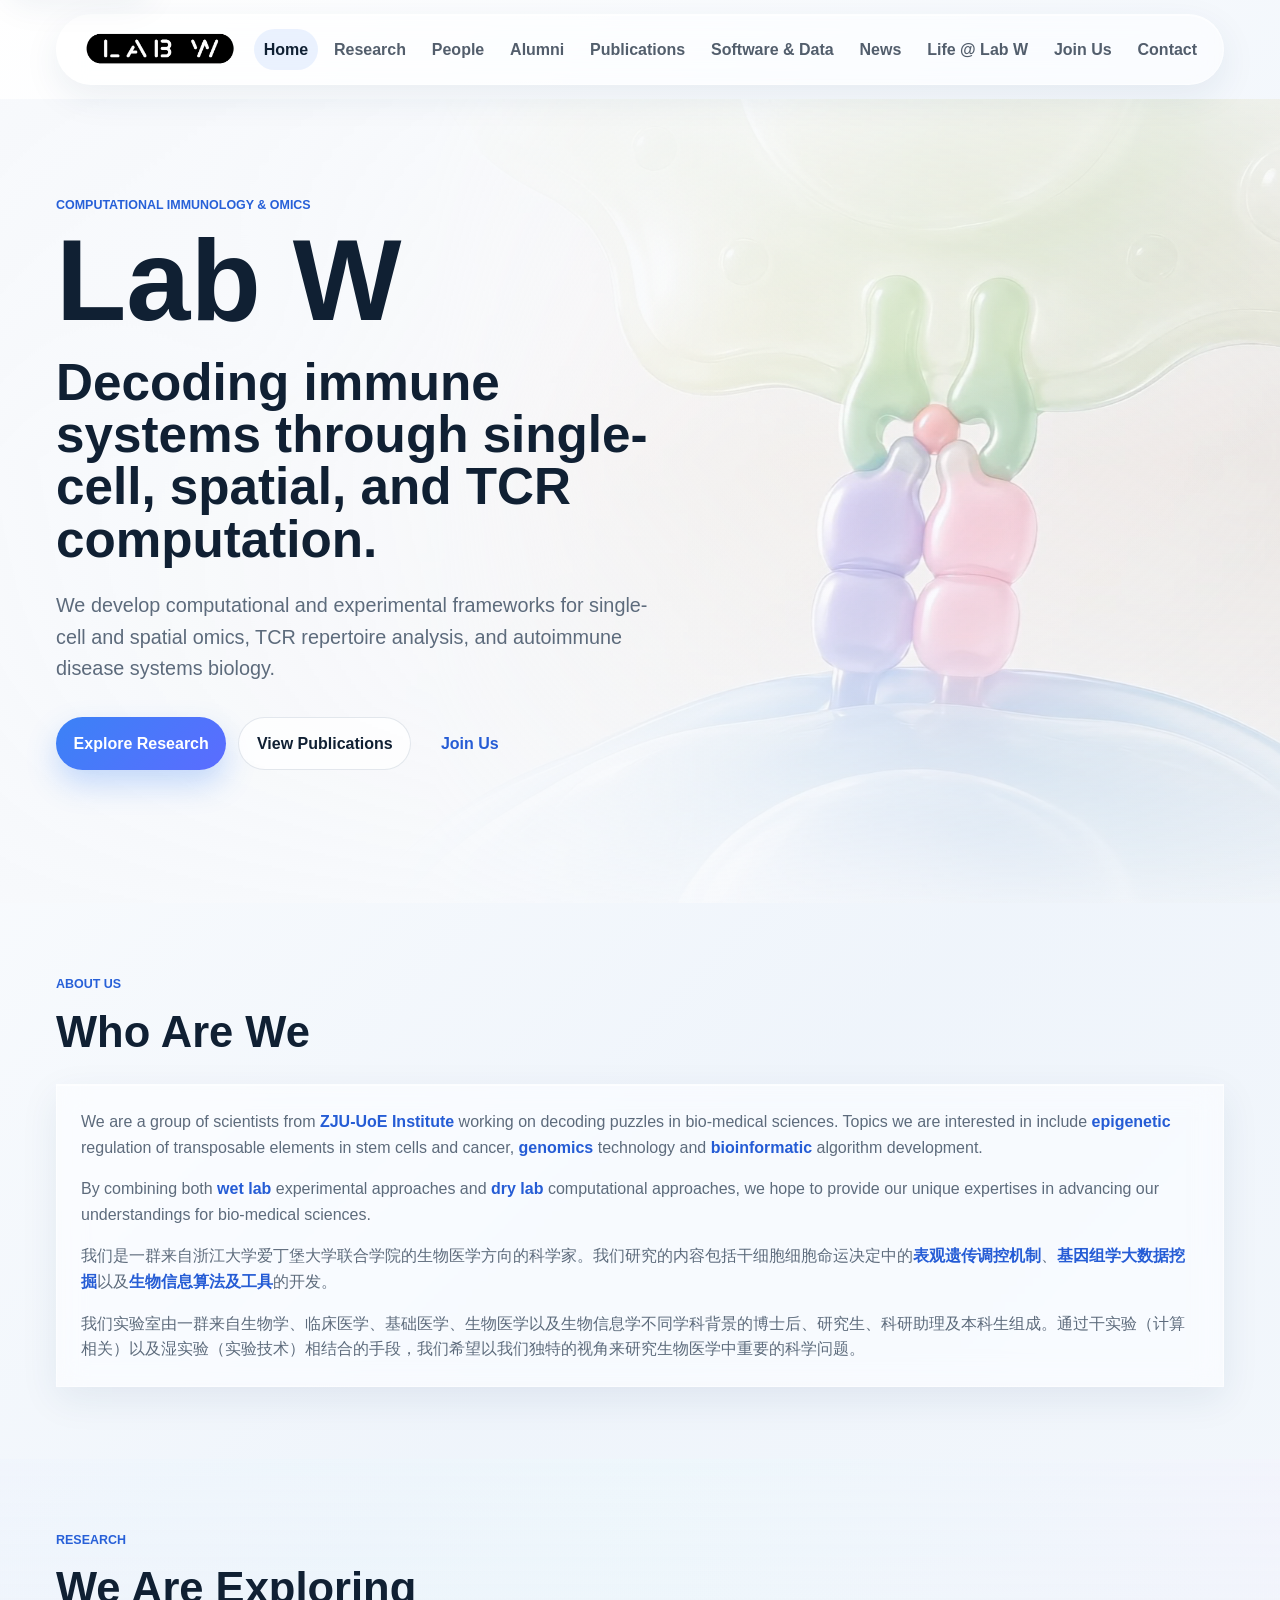
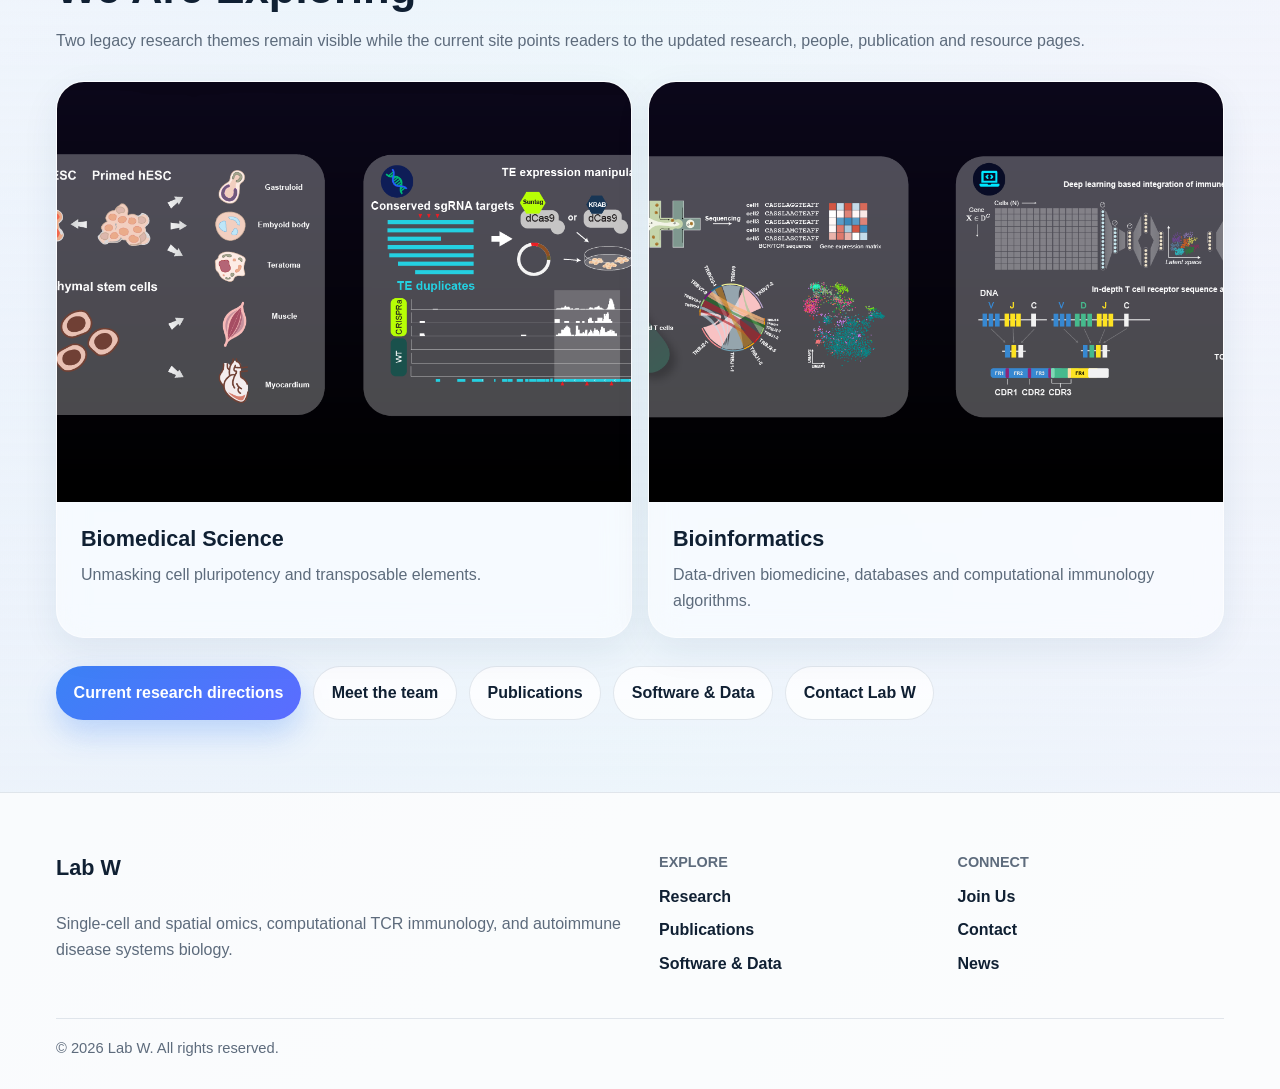
<file: index.html>
<!doctype html>
<html lang="en">
  <head>
    <meta charset="utf-8">
    <meta name="viewport" content="width=device-width, initial-scale=1">
    <title>Lab W | Computational Immunology & Omics</title>
    <meta name="description" content="Lab W develops single-cell and spatial omics technologies, computational TCR immunology methods, and integrative frameworks for autoimmune disease systems biology.">
    <link rel="shortcut icon" href="img/lab_logo_19AFDD_200x200.png">
    <link rel="stylesheet" href="css/labw-modern.css">
    <script src="js/labw-site.js" defer></script>
  </head>
  <body data-page="home">
    <a class="skip-link" href="#main">Skip to content</a>
    <header class="site-header" data-site-header>
      <nav class="nav-shell labw-glass-subtle" aria-label="Main navigation">
        <a class="wordmark" href="index.html" aria-label="Lab W home"><img class="wordmark-logo" src="img/labw_logo_black_home_1_transparent.png" alt="Lab W"></a>
        <button class="nav-toggle" type="button" aria-label="Open navigation" aria-expanded="false" aria-controls="site-nav">
          <span></span>
          <span></span>
          <span></span>
        </button>
        <div class="site-nav" id="site-nav">
          <a href="index.html">Home</a>
          <a href="research.html">Research</a>
          <a href="people.html">People</a>
          <a href="alumni.html">Alumni</a>
          <a href="publications.html">Publications</a>
          <a href="software.html">Software &amp; Data</a>
          <a href="news.html">News</a>
          <a href="life.html">Life @ Lab W</a>
          <a href="join.html">Join Us</a>
          <a href="contact.html">Contact</a>
        </div>
      </nav>
    </header>

    <main id="main">
      <section class="hero section-band">
        <div class="tcr-hero-background" aria-hidden="true">
          <video
            class="tcr-hero-video"
            autoplay
            muted
            loop
            playsinline
            preload="metadata"
            poster="video/tcr_hero_img.png"
          >
            <source src="video/tcr-hero-loop.webm" type="video/webm">
            <source src="video/tcr-hero-loop-muted.mp4" type="video/mp4">
          </video>
          <div class="tcr-hero-glass"></div>
        </div>
        <div class="hero-bg" aria-hidden="true"></div>
        <div class="container hero-grid">
          <div class="hero-copy">
            <p class="eyebrow">Computational Immunology &amp; Omics</p>
            <h1>Lab W</h1>
            <p class="hero-headline">Decoding immune systems through single-cell, spatial, and TCR computation.</p>
            <p class="hero-subtitle">We develop computational and experimental frameworks for single-cell and spatial omics, TCR repertoire analysis, and autoimmune disease systems biology.</p>
            <div class="hero-actions" aria-label="Primary actions">
              <a class="button button-primary" href="research.html">Explore Research</a>
              <a class="button button-secondary" href="publications.html">View Publications</a>
              <a class="button button-ghost" href="join.html">Join Us</a>
            </div>
          </div>
        </div>
      </section>

      <section class="section-band">
        <div class="container">
          <div class="section-kicker">About Us</div>
          <div class="section-heading">
            <h2>Who Are We</h2>
          </div>
          <div class="about-panel labw-glass-subtle">
            <p>We are a group of scientists from <a href="http://zje.intl.zju.edu.cn/zje/home/index" target="_blank" rel="noopener">ZJU-UoE Institute</a> working on decoding puzzles in bio-medical sciences. Topics we are interested in include <strong>epigenetic</strong> regulation of transposable elements in stem cells and cancer, <strong>genomics</strong> technology and <strong>bioinformatic</strong> algorithm development.</p>
            <p>By combining both <strong>wet lab</strong> experimental approaches and <strong>dry lab</strong> computational approaches, we hope to provide our unique expertises in advancing our understandings for bio-medical sciences.</p>
            <p>我们是一群来自浙江大学爱丁堡大学联合学院的生物医学方向的科学家。我们研究的内容包括干细胞细胞命运决定中的<strong>表观遗传调控机制</strong>、<strong>基因组学大数据挖掘</strong>以及<strong>生物信息算法及工具</strong>的开发。</p>
            <p>我们实验室由一群来自生物学、临床医学、基础医学、生物医学以及生物信息学不同学科背景的博士后、研究生、科研助理及本科生组成。通过干实验（计算相关）以及湿实验（实验技术）相结合的手段，我们希望以我们独特的视角来研究生物医学中重要的科学问题。</p>
          </div>
        </div>
      </section>

      <section class="section-band section-soft">
        <div class="container">
          <div class="section-kicker">Research</div>
          <div class="section-heading">
            <h2>We Are Exploring</h2>
            <p>Two legacy research themes remain visible while the current site points readers to the updated research, people, publication and resource pages.</p>
          </div>
          <div class="explore-grid">
            <article class="explore-card labw-glass-subtle">
              <img src="img/slide1-optim.png" alt="Biomedical science research illustration" loading="lazy" decoding="async" width="640" height="420">
              <div>
                <h3>Biomedical Science</h3>
                <p>Unmasking cell pluripotency and transposable elements.</p>
              </div>
            </article>
            <article class="explore-card labw-glass-subtle">
              <img src="img/slide2-optim.png" alt="Bioinformatics research illustration" loading="lazy" decoding="async" width="640" height="420">
              <div>
                <h3>Bioinformatics</h3>
                <p>Data-driven biomedicine, databases and computational immunology algorithms.</p>
              </div>
            </article>
          </div>
          <div class="home-links" aria-label="Key site sections">
            <a class="button button-primary" href="research.html">Current research directions</a>
            <a class="button button-secondary" href="people.html">Meet the team</a>
            <a class="button button-secondary" href="publications.html">Publications</a>
            <a class="button button-secondary" href="software.html">Software &amp; Data</a>
            <a class="button button-secondary" href="contact.html">Contact Lab W</a>
          </div>
        </div>
      </section>
    </main>

    <footer class="site-footer">
      <div class="container footer-grid">
        <div>
          <a class="footer-brand" href="index.html">Lab W</a>
          <p>Single-cell and spatial omics, computational TCR immunology, and autoimmune disease systems biology.</p>
        </div>
        <div>
          <h2>Explore</h2>
          <a href="research.html">Research</a>
          <a href="publications.html">Publications</a>
          <a href="software.html">Software &amp; Data</a>
        </div>
        <div>
          <h2>Connect</h2>
          <a href="join.html">Join Us</a>
          <a href="contact.html">Contact</a>
          <a href="news.html">News</a>
        </div>
      </div>
      <div class="container footer-bottom">
        <span>© <span data-current-year>2026</span> Lab W. All rights reserved.</span>
      </div>
    </footer>
  </body>
</html>
</file>
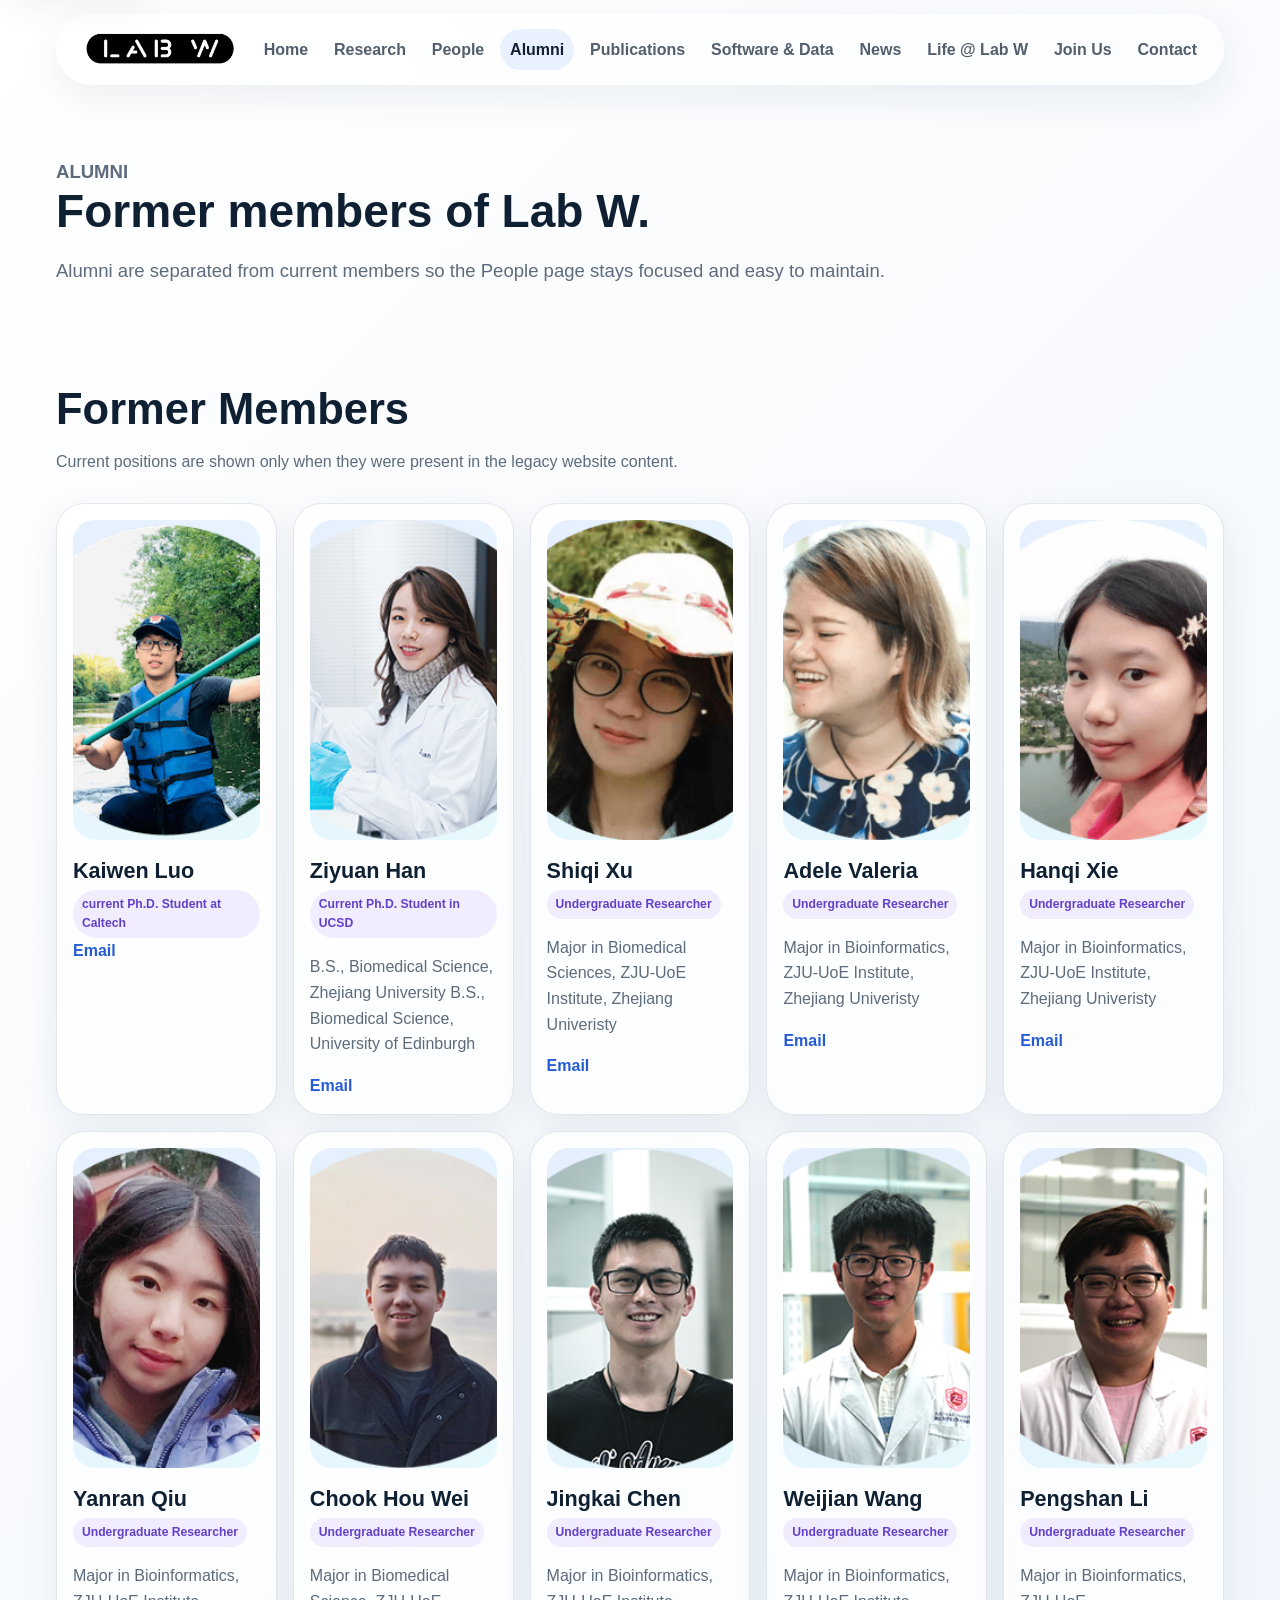
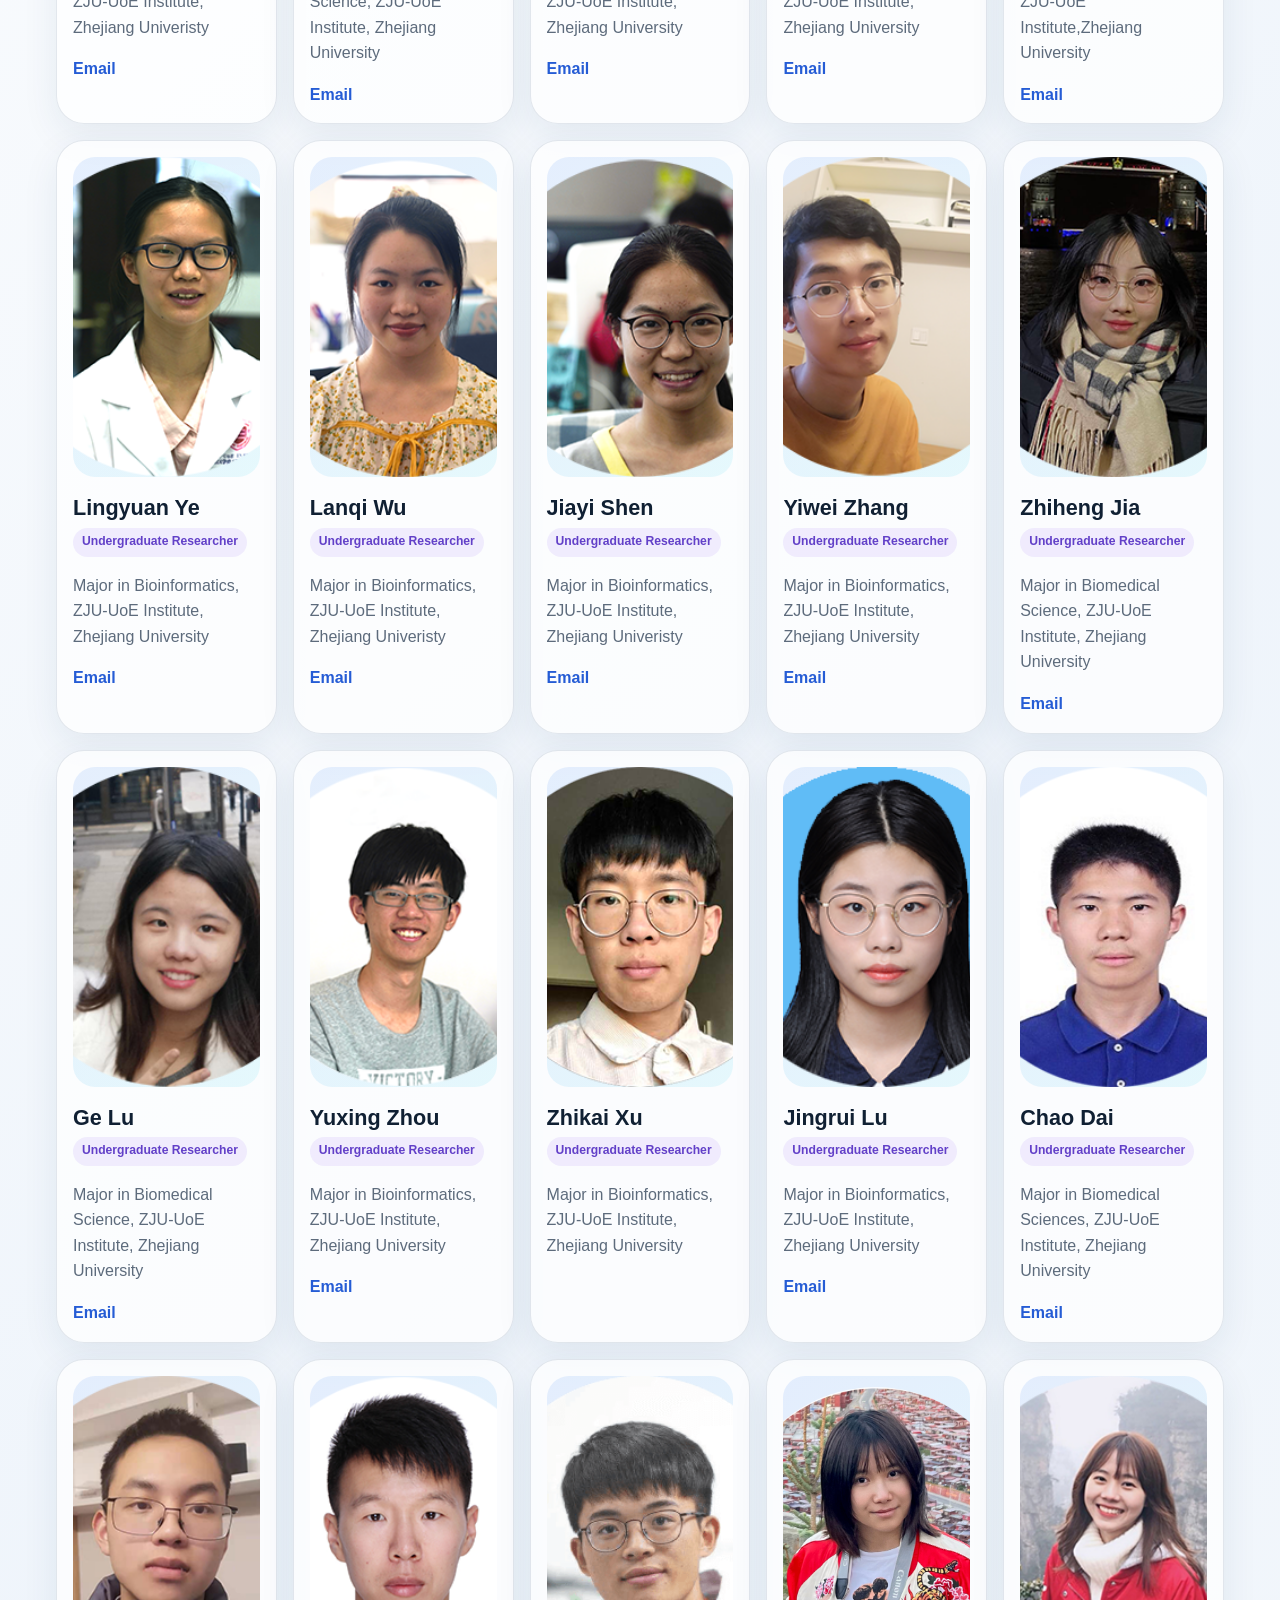
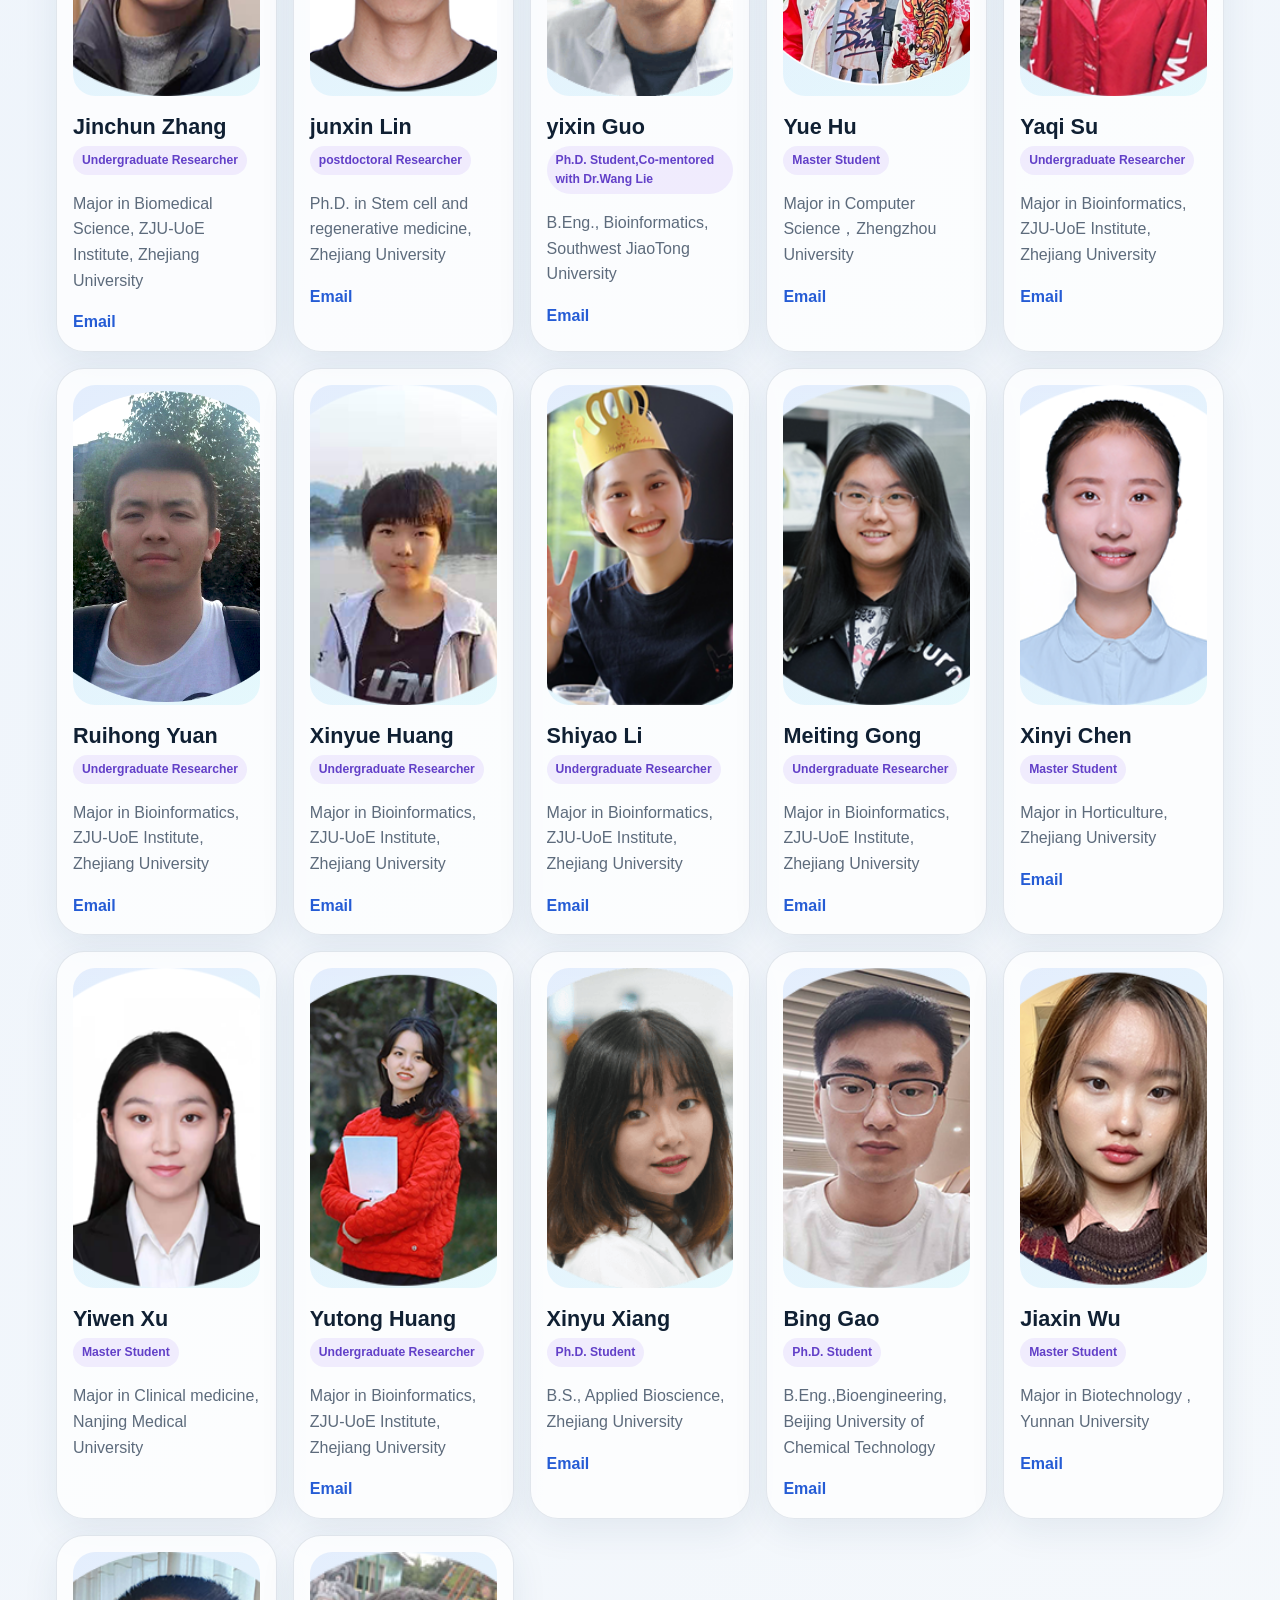
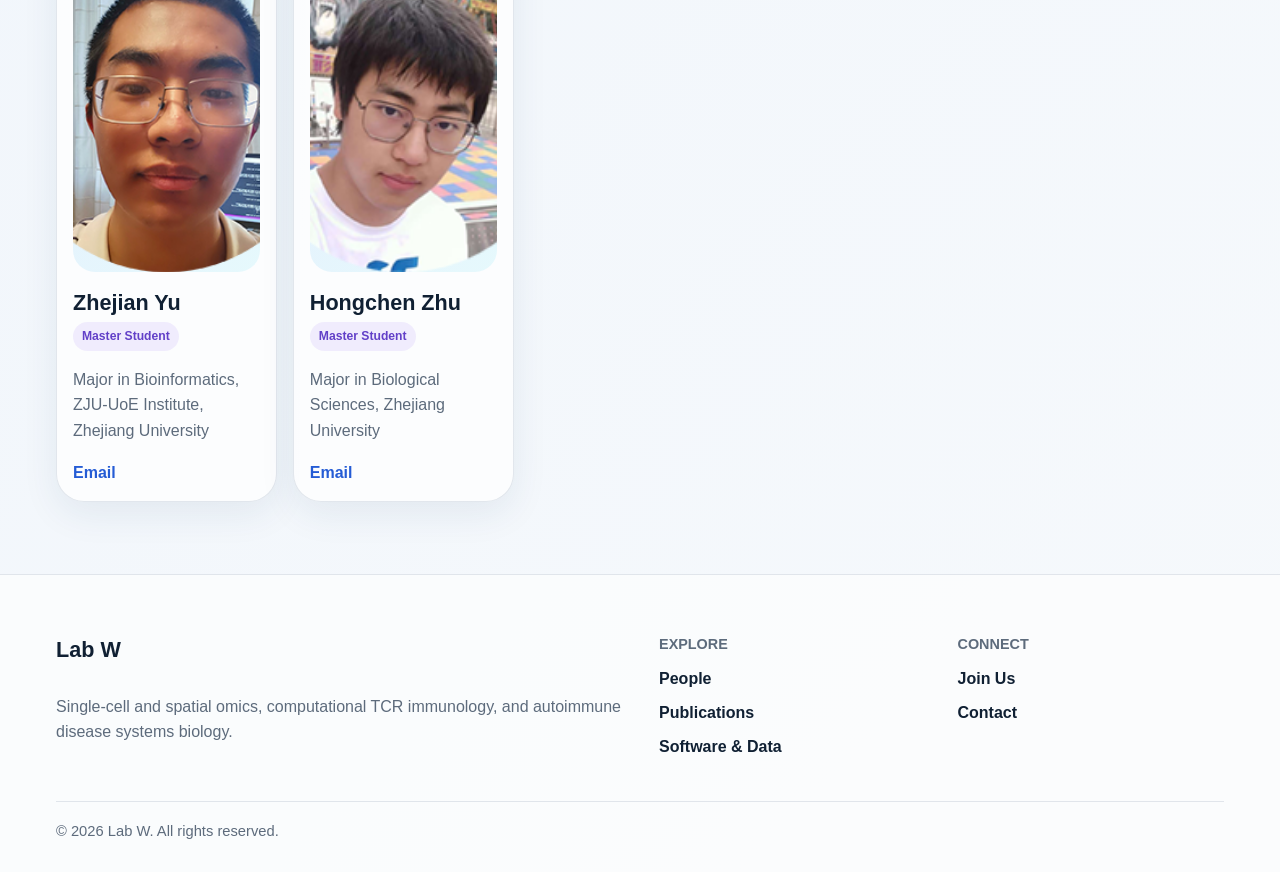
<file: alumni.html>
<!doctype html>
<html lang="en">
  <head>
    <meta charset="utf-8">
    <meta name="viewport" content="width=device-width, initial-scale=1">
    <title>Alumni | Lab W</title>
    <meta name="description" content="Former members and alumni of Lab W.">
    <link rel="shortcut icon" href="img/lab_logo_19AFDD_200x200.png">
    <link rel="stylesheet" href="css/labw-modern.css">
    <script src="js/labw-site.js" defer></script>
  </head>
  <body data-page="alumni">
    <a class="skip-link" href="#main">Skip to content</a>
    <header class="site-header" data-site-header><nav class="nav-shell labw-glass-subtle" aria-label="Main navigation"><a class="wordmark" href="index.html" aria-label="Lab W home"><img class="wordmark-logo" src="img/labw_logo_black_home_1_transparent.png" alt="Lab W"></a><button class="nav-toggle" type="button" aria-label="Open navigation" aria-expanded="false" aria-controls="site-nav"><span></span><span></span><span></span></button><div class="site-nav" id="site-nav"><a href="index.html">Home</a><a href="research.html">Research</a><a href="people.html">People</a><a href="alumni.html">Alumni</a><a href="publications.html">Publications</a><a href="software.html">Software &amp; Data</a><a href="news.html">News</a><a href="life.html">Life @ Lab W</a><a href="join.html">Join Us</a><a href="contact.html">Contact</a></div></nav></header>
    <main id="main">
      <section class="page-hero section-band"><div class="container narrow"><p class="eyebrow">Alumni</p><h1>Former members of Lab W.</h1><p>Alumni are separated from current members so the People page stays focused and easy to maintain.</p></div></section>
      <section class="section-band"><div class="container"><div class="section-heading"><h2>Former Members</h2><p>Current positions are shown only when they were present in the legacy website content.</p></div><div id="alumni-list" class="people-grid"><p class="fallback">Loading alumni...</p></div></div></section>
    </main>
    <footer class="site-footer"><div class="container footer-grid"><div><a class="footer-brand" href="index.html">Lab W</a><p>Single-cell and spatial omics, computational TCR immunology, and autoimmune disease systems biology.</p></div><div><h2>Explore</h2><a href="people.html">People</a><a href="publications.html">Publications</a><a href="software.html">Software &amp; Data</a></div><div><h2>Connect</h2><a href="join.html">Join Us</a><a href="contact.html">Contact</a></div></div><div class="container footer-bottom"><span>© <span data-current-year>2026</span> Lab W. All rights reserved.</span></div></footer>
  </body>
</html>
</file>
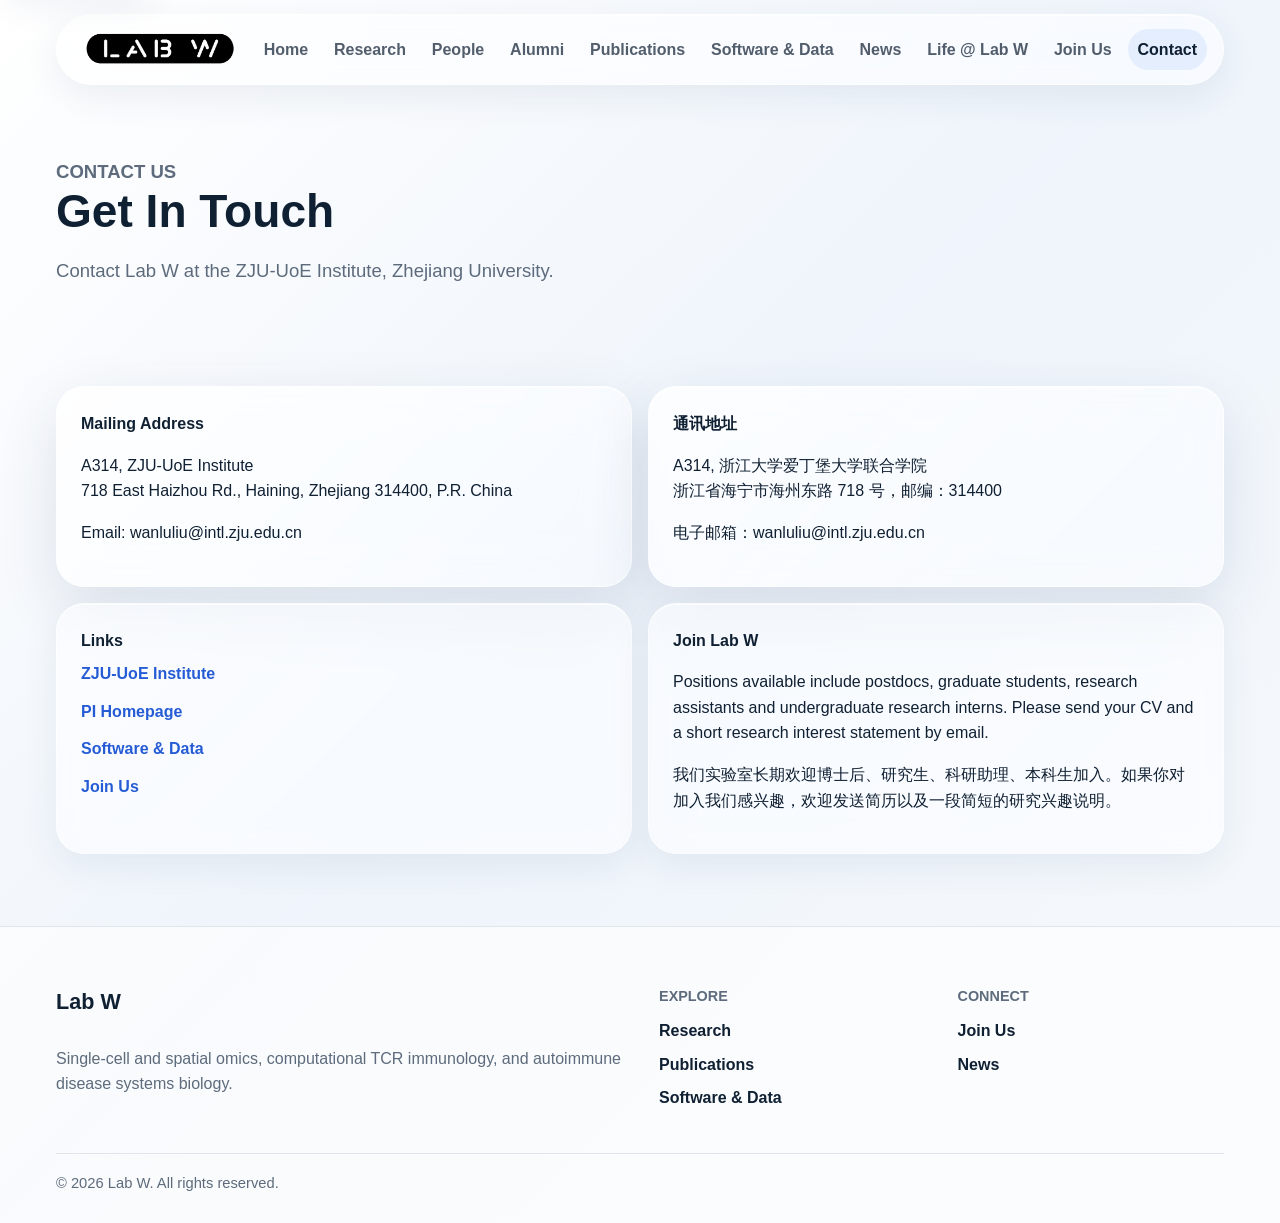
<file: contact.html>
<!doctype html>
<html lang="en">
  <head>
    <meta charset="utf-8">
    <meta name="viewport" content="width=device-width, initial-scale=1">
    <title>Contact | Lab W</title>
    <meta name="description" content="Contact Lab W at ZJU-UoE Institute, Zhejiang University.">
    <link rel="shortcut icon" href="img/lab_logo_19AFDD_200x200.png">
    <link rel="stylesheet" href="css/labw-modern.css">
    <script src="js/labw-site.js" defer></script>
  </head>
  <body data-page="contact">
    <a class="skip-link" href="#main">Skip to content</a>
    <header class="site-header" data-site-header><nav class="nav-shell labw-glass-subtle" aria-label="Main navigation"><a class="wordmark" href="index.html" aria-label="Lab W home"><img class="wordmark-logo" src="img/labw_logo_black_home_1_transparent.png" alt="Lab W"></a><button class="nav-toggle" type="button" aria-label="Open navigation" aria-expanded="false" aria-controls="site-nav"><span></span><span></span><span></span></button><div class="site-nav" id="site-nav"><a href="index.html">Home</a><a href="research.html">Research</a><a href="people.html">People</a><a href="alumni.html">Alumni</a><a href="publications.html">Publications</a><a href="software.html">Software &amp; Data</a><a href="news.html">News</a><a href="life.html">Life @ Lab W</a><a href="join.html">Join Us</a><a href="contact.html">Contact</a></div></nav></header>
    <main id="main">
      <section class="page-hero section-band"><div class="container narrow"><p class="eyebrow">Contact Us</p><h1>Get In Touch</h1><p>Contact Lab W at the ZJU-UoE Institute, Zhejiang University.</p></div></section>
      <section class="section-band">
        <div class="container contact-grid">
          <article class="labw-glass">
            <h2>Mailing Address</h2>
            <p>A314, ZJU-UoE Institute<br>718 East Haizhou Rd., Haining, Zhejiang 314400, P.R. China</p>
            <p>Email: <a href="mailto:wanluliu@intl.zju.edu.cn">wanluliu@intl.zju.edu.cn</a></p>
          </article>
          <article class="labw-glass">
            <h2>通讯地址</h2>
            <p>A314, 浙江大学爱丁堡大学联合学院<br>浙江省海宁市海州东路 718 号，邮编：314400</p>
            <p>电子邮箱：<a href="mailto:wanluliu@intl.zju.edu.cn">wanluliu@intl.zju.edu.cn</a></p>
          </article>
          <article class="labw-glass-subtle">
            <h2>Links</h2>
            <div class="link-list">
              <a href="http://zje.intl.zju.edu.cn/zje/home/index" target="_blank" rel="noopener">ZJU-UoE Institute</a>
              <a href="https://person.zju.edu.cn/en/labw" target="_blank" rel="noopener">PI Homepage</a>
              <a href="software.html">Software &amp; Data</a>
              <a href="join.html">Join Us</a>
            </div>
          </article>
          <article class="labw-glass-subtle">
            <h2>Join Lab W</h2>
            <p>Positions available include postdocs, graduate students, research assistants and undergraduate research interns. Please send your CV and a short research interest statement by email.</p>
            <p>我们实验室长期欢迎博士后、研究生、科研助理、本科生加入。如果你对加入我们感兴趣，欢迎发送简历以及一段简短的研究兴趣说明。</p>
          </article>
        </div>
      </section>
    </main>
    <footer class="site-footer"><div class="container footer-grid"><div><a class="footer-brand" href="index.html">Lab W</a><p>Single-cell and spatial omics, computational TCR immunology, and autoimmune disease systems biology.</p></div><div><h2>Explore</h2><a href="research.html">Research</a><a href="publications.html">Publications</a><a href="software.html">Software &amp; Data</a></div><div><h2>Connect</h2><a href="join.html">Join Us</a><a href="news.html">News</a></div></div><div class="container footer-bottom"><span>© <span data-current-year>2026</span> Lab W. All rights reserved.</span></div></footer>
  </body>
</html>
</file>
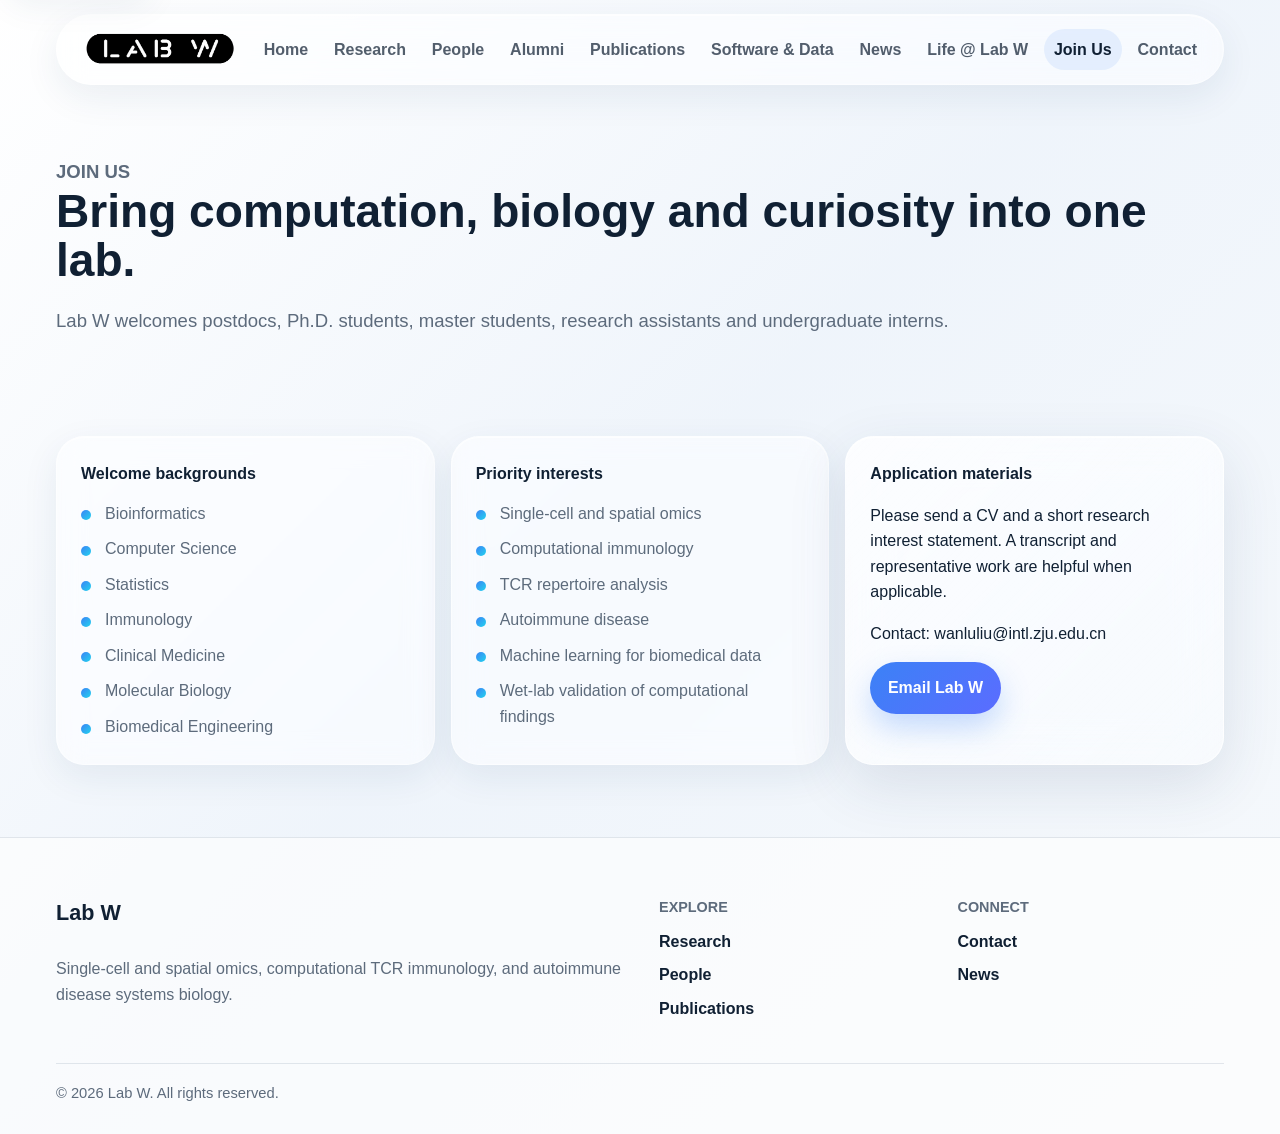
<file: join.html>
<!doctype html>
<html lang="en">
  <head>
    <meta charset="utf-8">
    <meta name="viewport" content="width=device-width, initial-scale=1">
    <title>Join Us | Lab W</title>
    <meta name="description" content="Join Lab W as a postdoc, graduate student, research assistant or undergraduate intern.">
    <link rel="shortcut icon" href="img/lab_logo_19AFDD_200x200.png">
    <link rel="stylesheet" href="css/labw-modern.css">
    <script src="js/labw-site.js" defer></script>
  </head>
  <body data-page="join">
    <a class="skip-link" href="#main">Skip to content</a>
    <header class="site-header" data-site-header><nav class="nav-shell labw-glass-subtle" aria-label="Main navigation"><a class="wordmark" href="index.html" aria-label="Lab W home"><img class="wordmark-logo" src="img/labw_logo_black_home_1_transparent.png" alt="Lab W"></a><button class="nav-toggle" type="button" aria-label="Open navigation" aria-expanded="false" aria-controls="site-nav"><span></span><span></span><span></span></button><div class="site-nav" id="site-nav"><a href="index.html">Home</a><a href="research.html">Research</a><a href="people.html">People</a><a href="alumni.html">Alumni</a><a href="publications.html">Publications</a><a href="software.html">Software &amp; Data</a><a href="news.html">News</a><a href="life.html">Life @ Lab W</a><a href="join.html">Join Us</a><a href="contact.html">Contact</a></div></nav></header>
    <main id="main">
      <section class="page-hero section-band"><div class="container narrow"><p class="eyebrow">Join Us</p><h1>Bring computation, biology and curiosity into one lab.</h1><p>Lab W welcomes postdocs, Ph.D. students, master students, research assistants and undergraduate interns.</p></div></section>
      <section class="section-band">
        <div class="container join-grid">
          <article class="labw-glass-subtle"><h2>Welcome backgrounds</h2><ul class="check-list"><li>Bioinformatics</li><li>Computer Science</li><li>Statistics</li><li>Immunology</li><li>Clinical Medicine</li><li>Molecular Biology</li><li>Biomedical Engineering</li></ul></article>
          <article class="labw-glass-subtle"><h2>Priority interests</h2><ul class="check-list"><li>Single-cell and spatial omics</li><li>Computational immunology</li><li>TCR repertoire analysis</li><li>Autoimmune disease</li><li>Machine learning for biomedical data</li><li>Wet-lab validation of computational findings</li></ul></article>
          <article class="labw-glass join-apply"><h2>Application materials</h2><p>Please send a CV and a short research interest statement. A transcript and representative work are helpful when applicable.</p><p>Contact: <a href="mailto:wanluliu@intl.zju.edu.cn">wanluliu@intl.zju.edu.cn</a></p><a class="button button-primary" href="mailto:wanluliu@intl.zju.edu.cn">Email Lab W</a></article>
        </div>
      </section>
    </main>
    <footer class="site-footer"><div class="container footer-grid"><div><a class="footer-brand" href="index.html">Lab W</a><p>Single-cell and spatial omics, computational TCR immunology, and autoimmune disease systems biology.</p></div><div><h2>Explore</h2><a href="research.html">Research</a><a href="people.html">People</a><a href="publications.html">Publications</a></div><div><h2>Connect</h2><a href="contact.html">Contact</a><a href="news.html">News</a></div></div><div class="container footer-bottom"><span>© <span data-current-year>2026</span> Lab W. All rights reserved.</span></div></footer>
  </body>
</html>
</file>
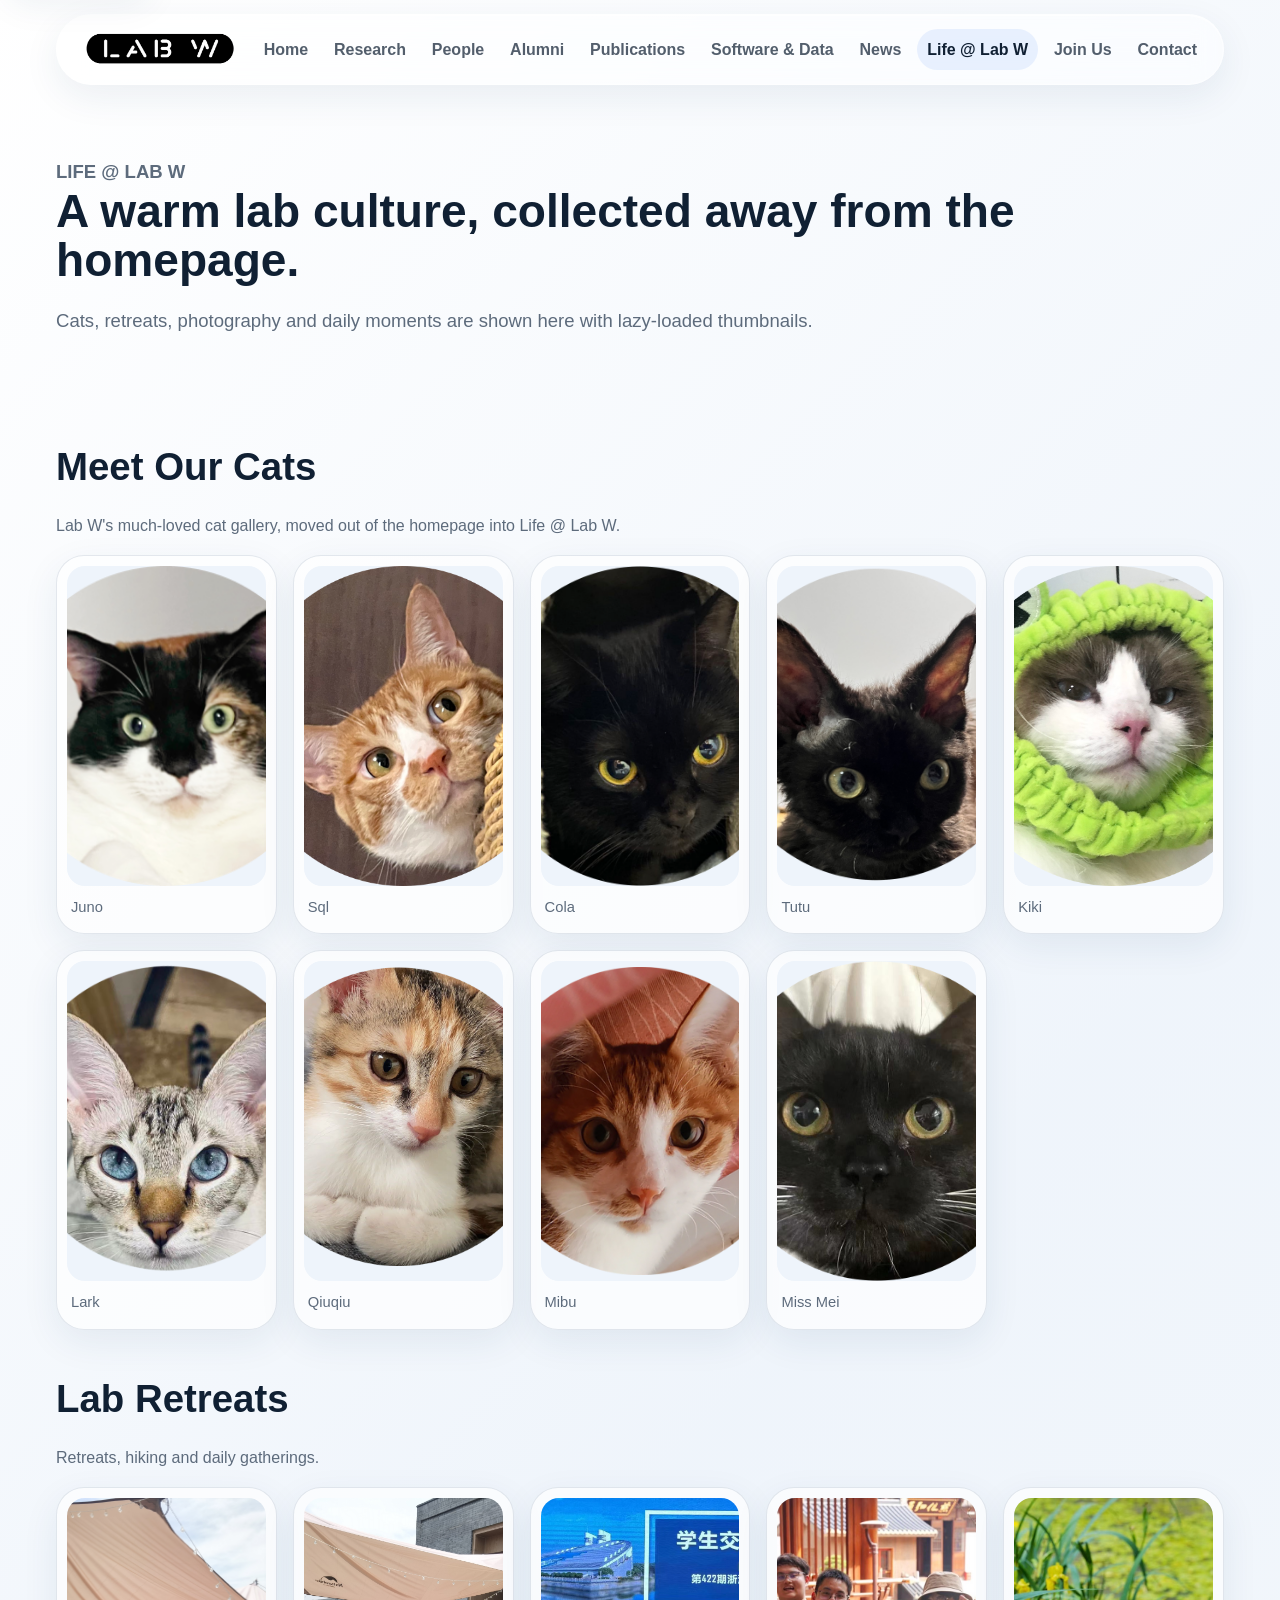
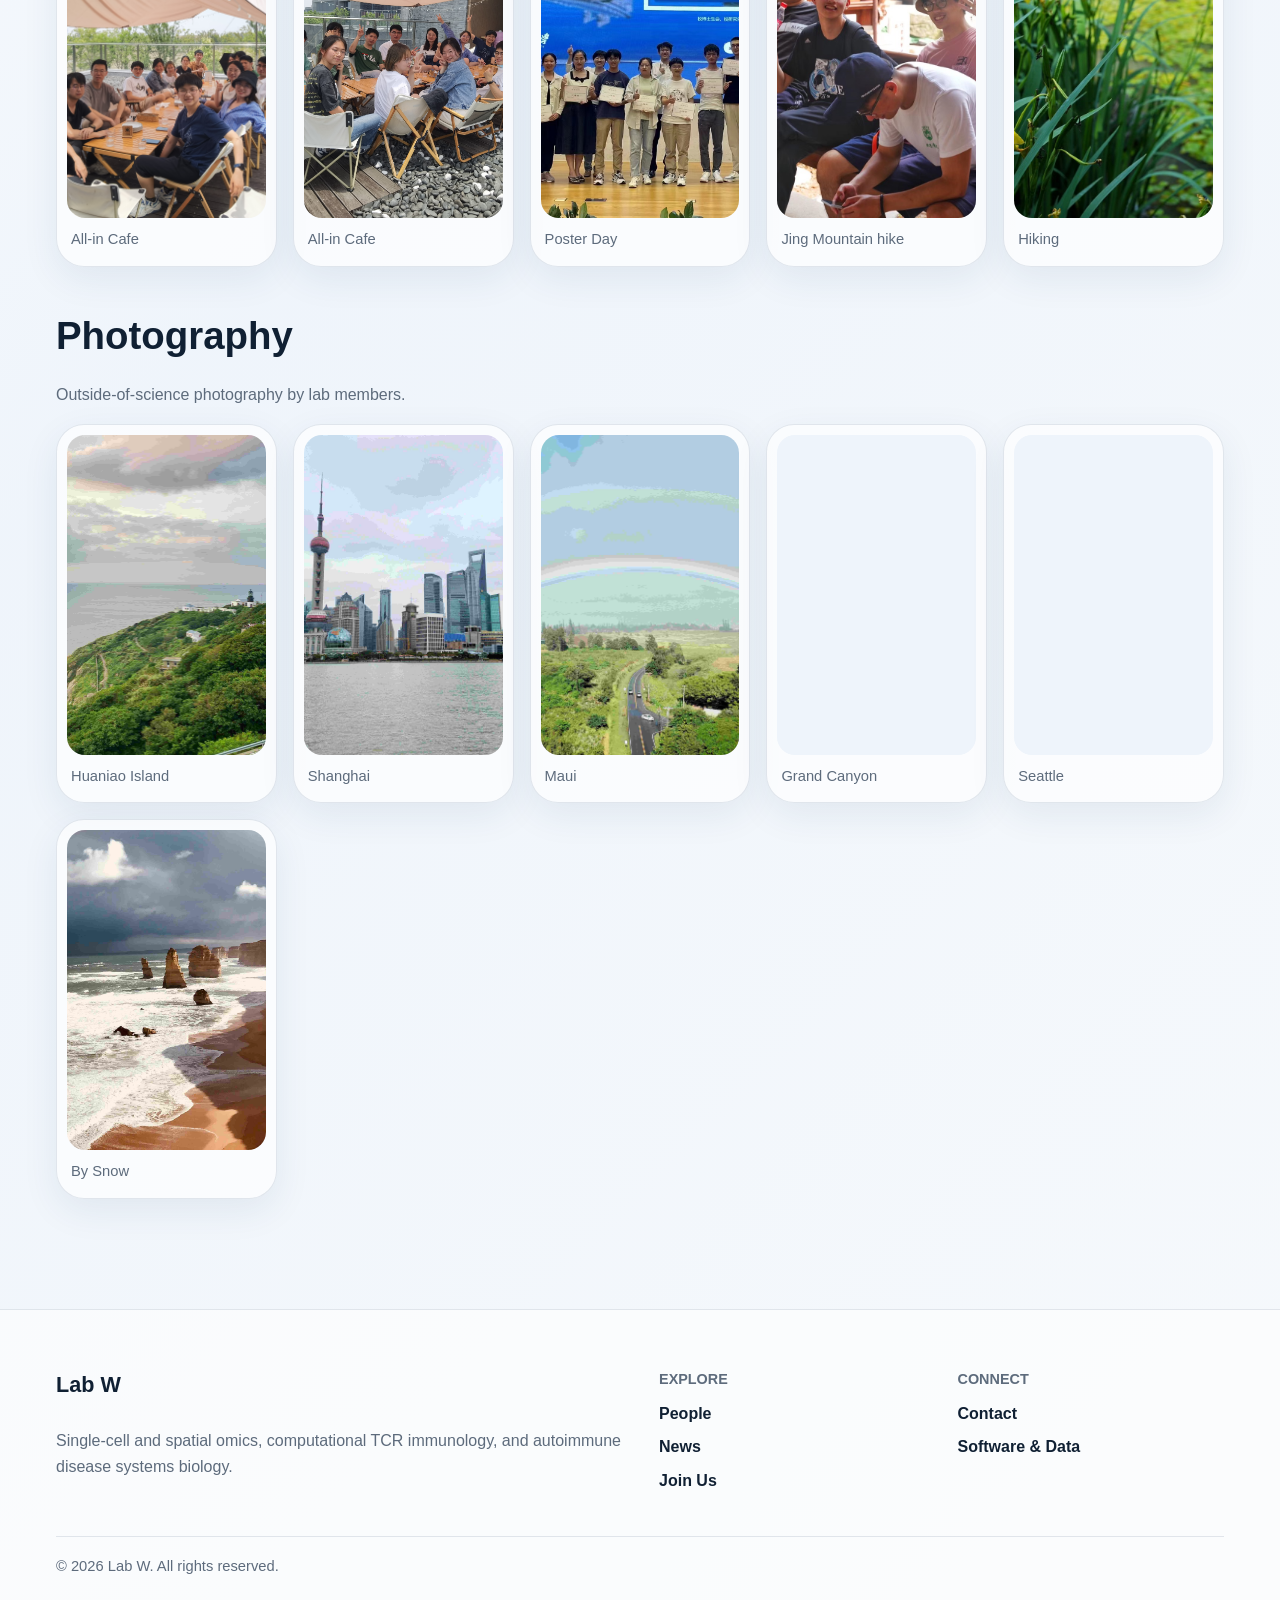
<file: life.html>
<!doctype html>
<html lang="en">
  <head>
    <meta charset="utf-8">
    <meta name="viewport" content="width=device-width, initial-scale=1">
    <title>Life @ Lab W | Lab W</title>
    <meta name="description" content="Cats, retreats, photography and daily life at Lab W.">
    <link rel="shortcut icon" href="img/lab_logo_19AFDD_200x200.png">
    <link rel="stylesheet" href="css/labw-modern.css">
    <script src="js/labw-site.js" defer></script>
  </head>
  <body data-page="life">
    <a class="skip-link" href="#main">Skip to content</a>
    <header class="site-header" data-site-header><nav class="nav-shell labw-glass-subtle" aria-label="Main navigation"><a class="wordmark" href="index.html" aria-label="Lab W home"><img class="wordmark-logo" src="img/labw_logo_black_home_1_transparent.png" alt="Lab W"></a><button class="nav-toggle" type="button" aria-label="Open navigation" aria-expanded="false" aria-controls="site-nav"><span></span><span></span><span></span></button><div class="site-nav" id="site-nav"><a href="index.html">Home</a><a href="research.html">Research</a><a href="people.html">People</a><a href="alumni.html">Alumni</a><a href="publications.html">Publications</a><a href="software.html">Software &amp; Data</a><a href="news.html">News</a><a href="life.html">Life @ Lab W</a><a href="join.html">Join Us</a><a href="contact.html">Contact</a></div></nav></header>
    <main id="main">
      <section class="page-hero section-band"><div class="container narrow"><p class="eyebrow">Life @ Lab W</p><h1>A warm lab culture, collected away from the homepage.</h1><p>Cats, retreats, photography and daily moments are shown here with lazy-loaded thumbnails.</p></div></section>
      <section class="section-band"><div class="container"><div id="gallery-albums"><p class="fallback">Loading gallery...</p></div></div></section>
    </main>
    <footer class="site-footer"><div class="container footer-grid"><div><a class="footer-brand" href="index.html">Lab W</a><p>Single-cell and spatial omics, computational TCR immunology, and autoimmune disease systems biology.</p></div><div><h2>Explore</h2><a href="people.html">People</a><a href="news.html">News</a><a href="join.html">Join Us</a></div><div><h2>Connect</h2><a href="contact.html">Contact</a><a href="software.html">Software &amp; Data</a></div></div><div class="container footer-bottom"><span>© <span data-current-year>2026</span> Lab W. All rights reserved.</span></div></footer>
  </body>
</html>
</file>
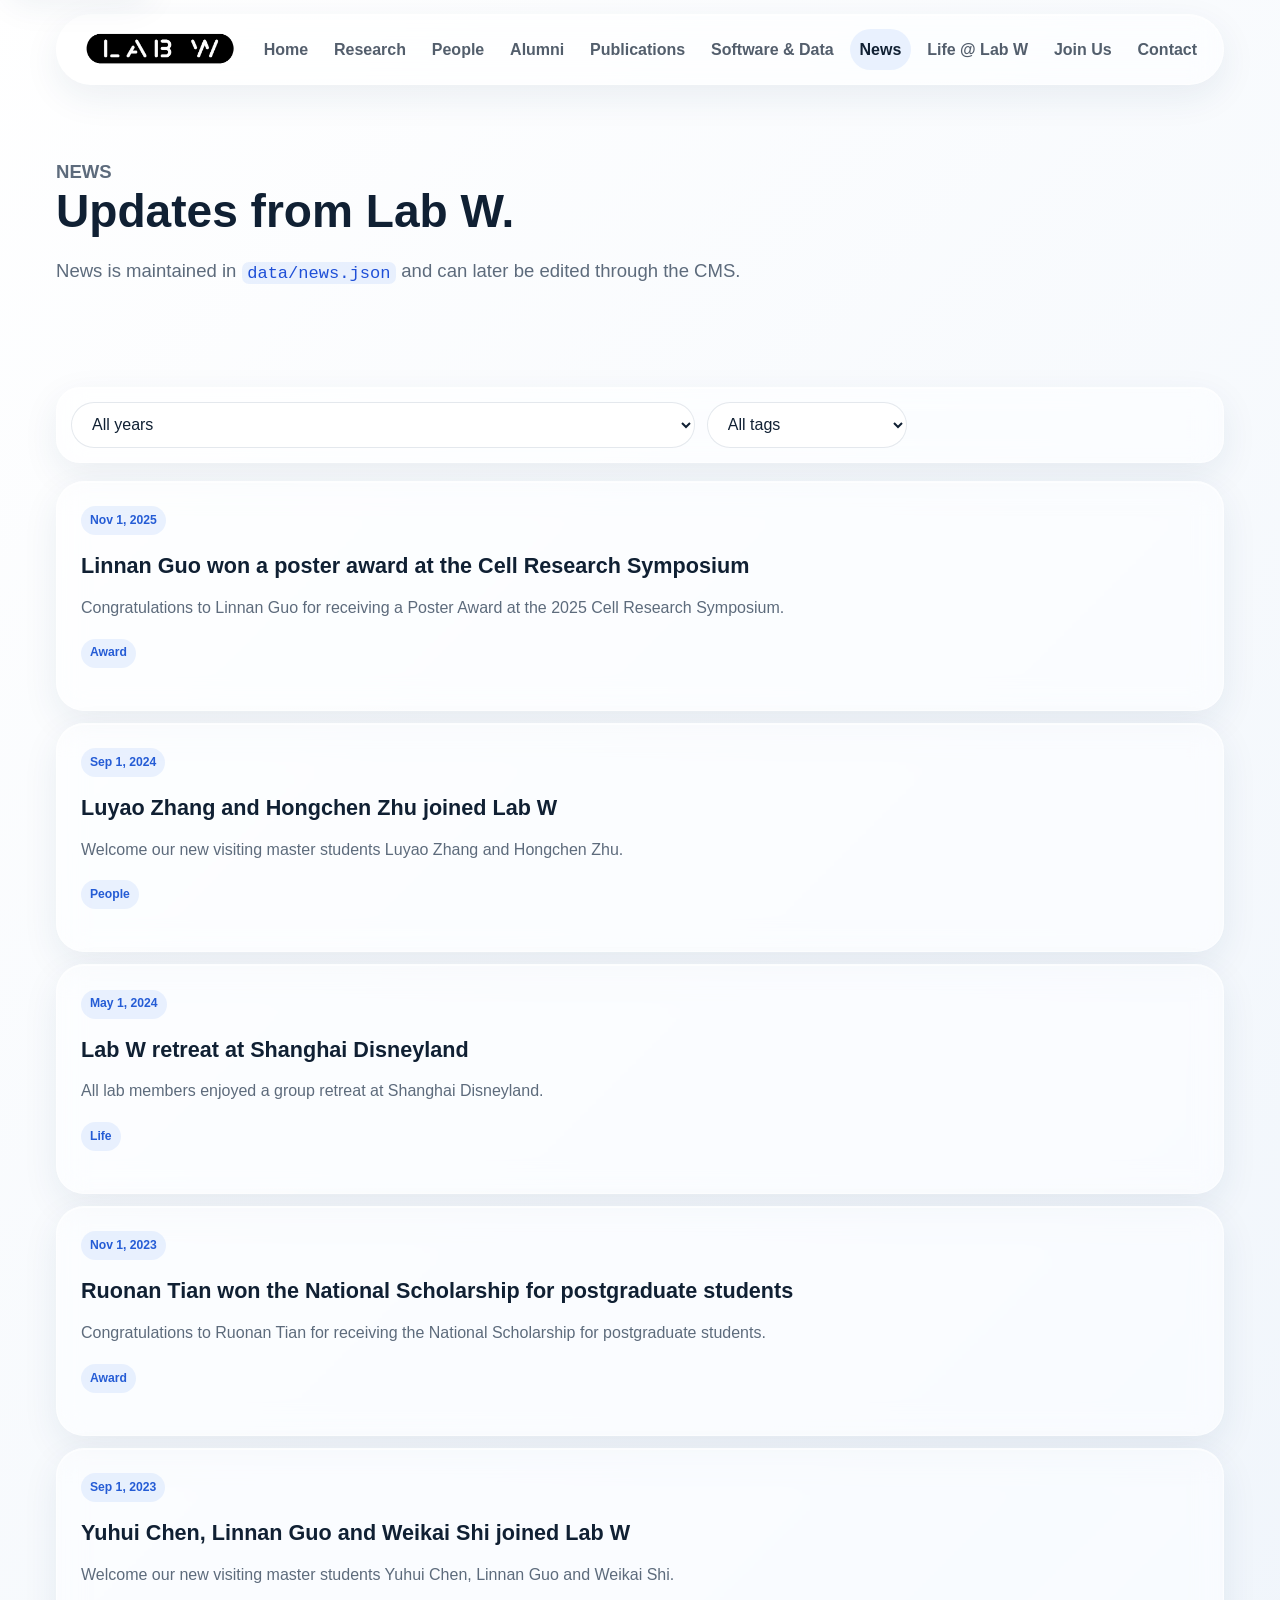
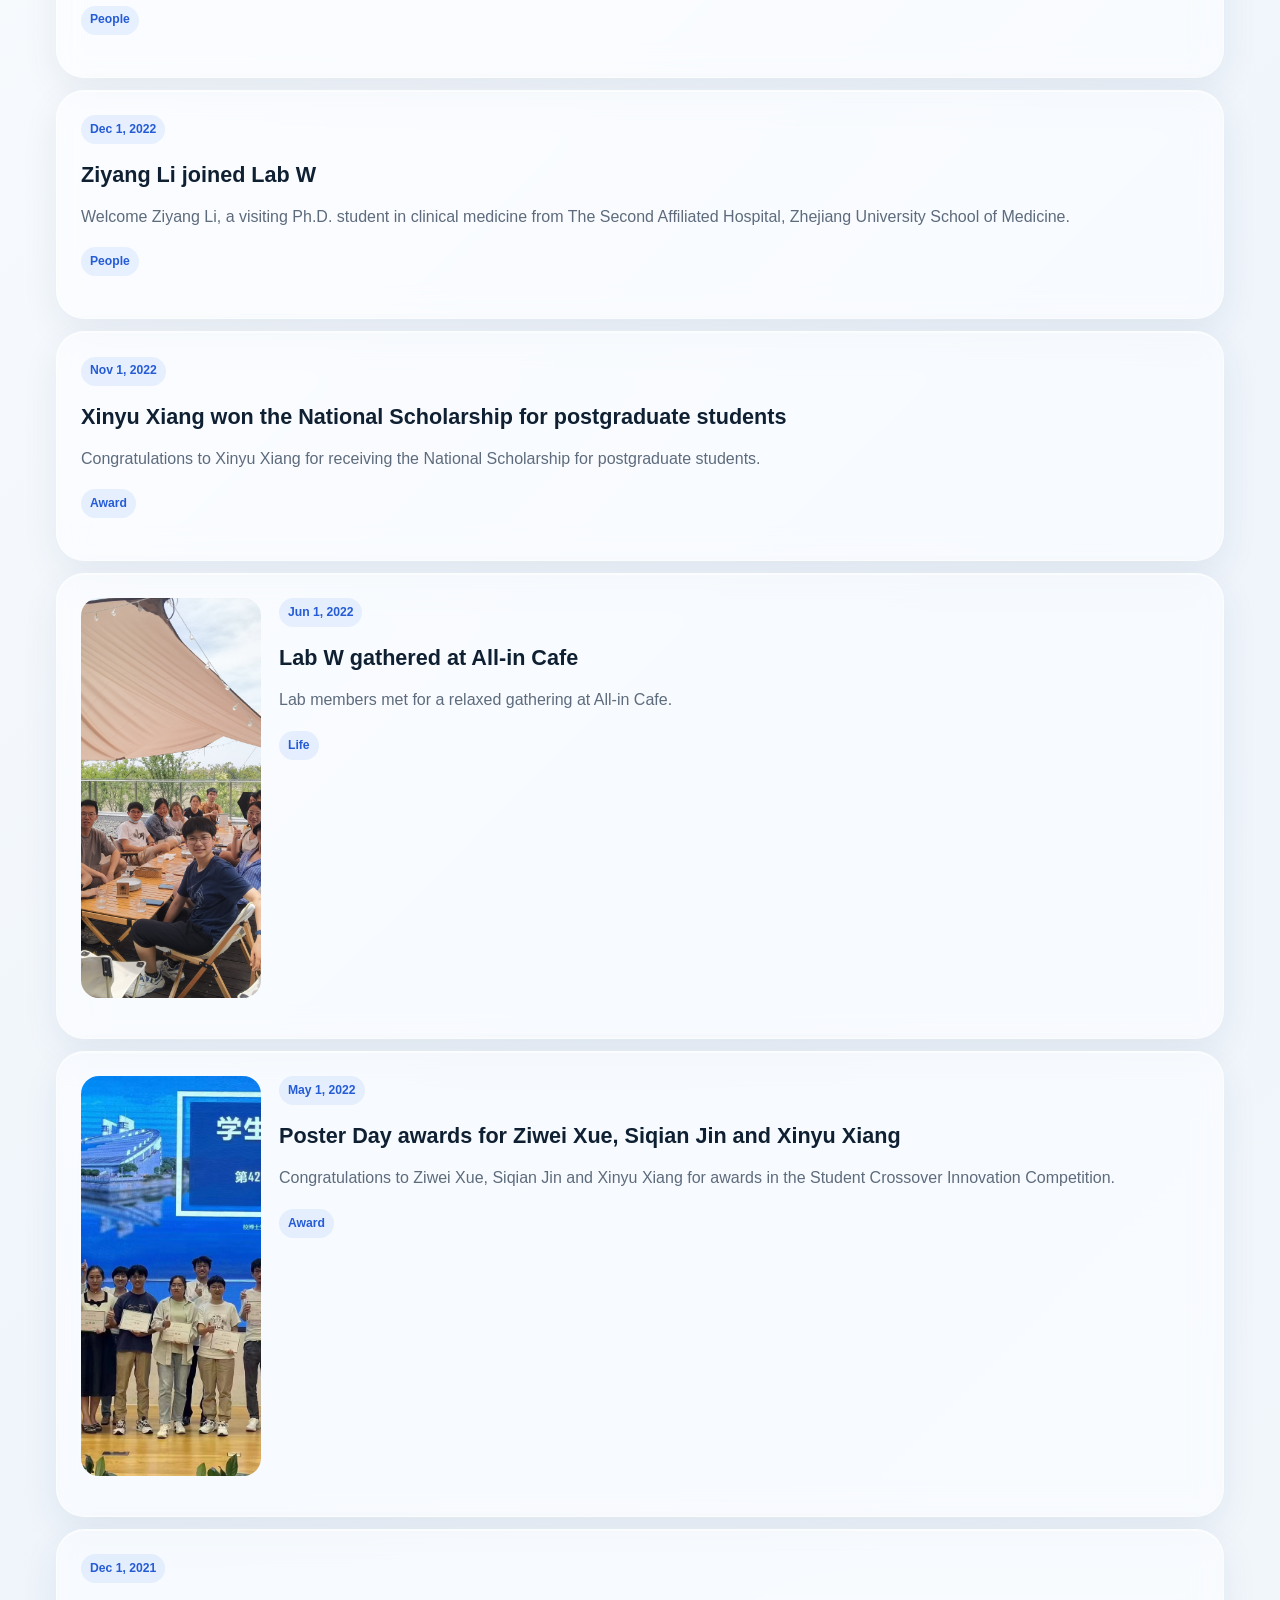
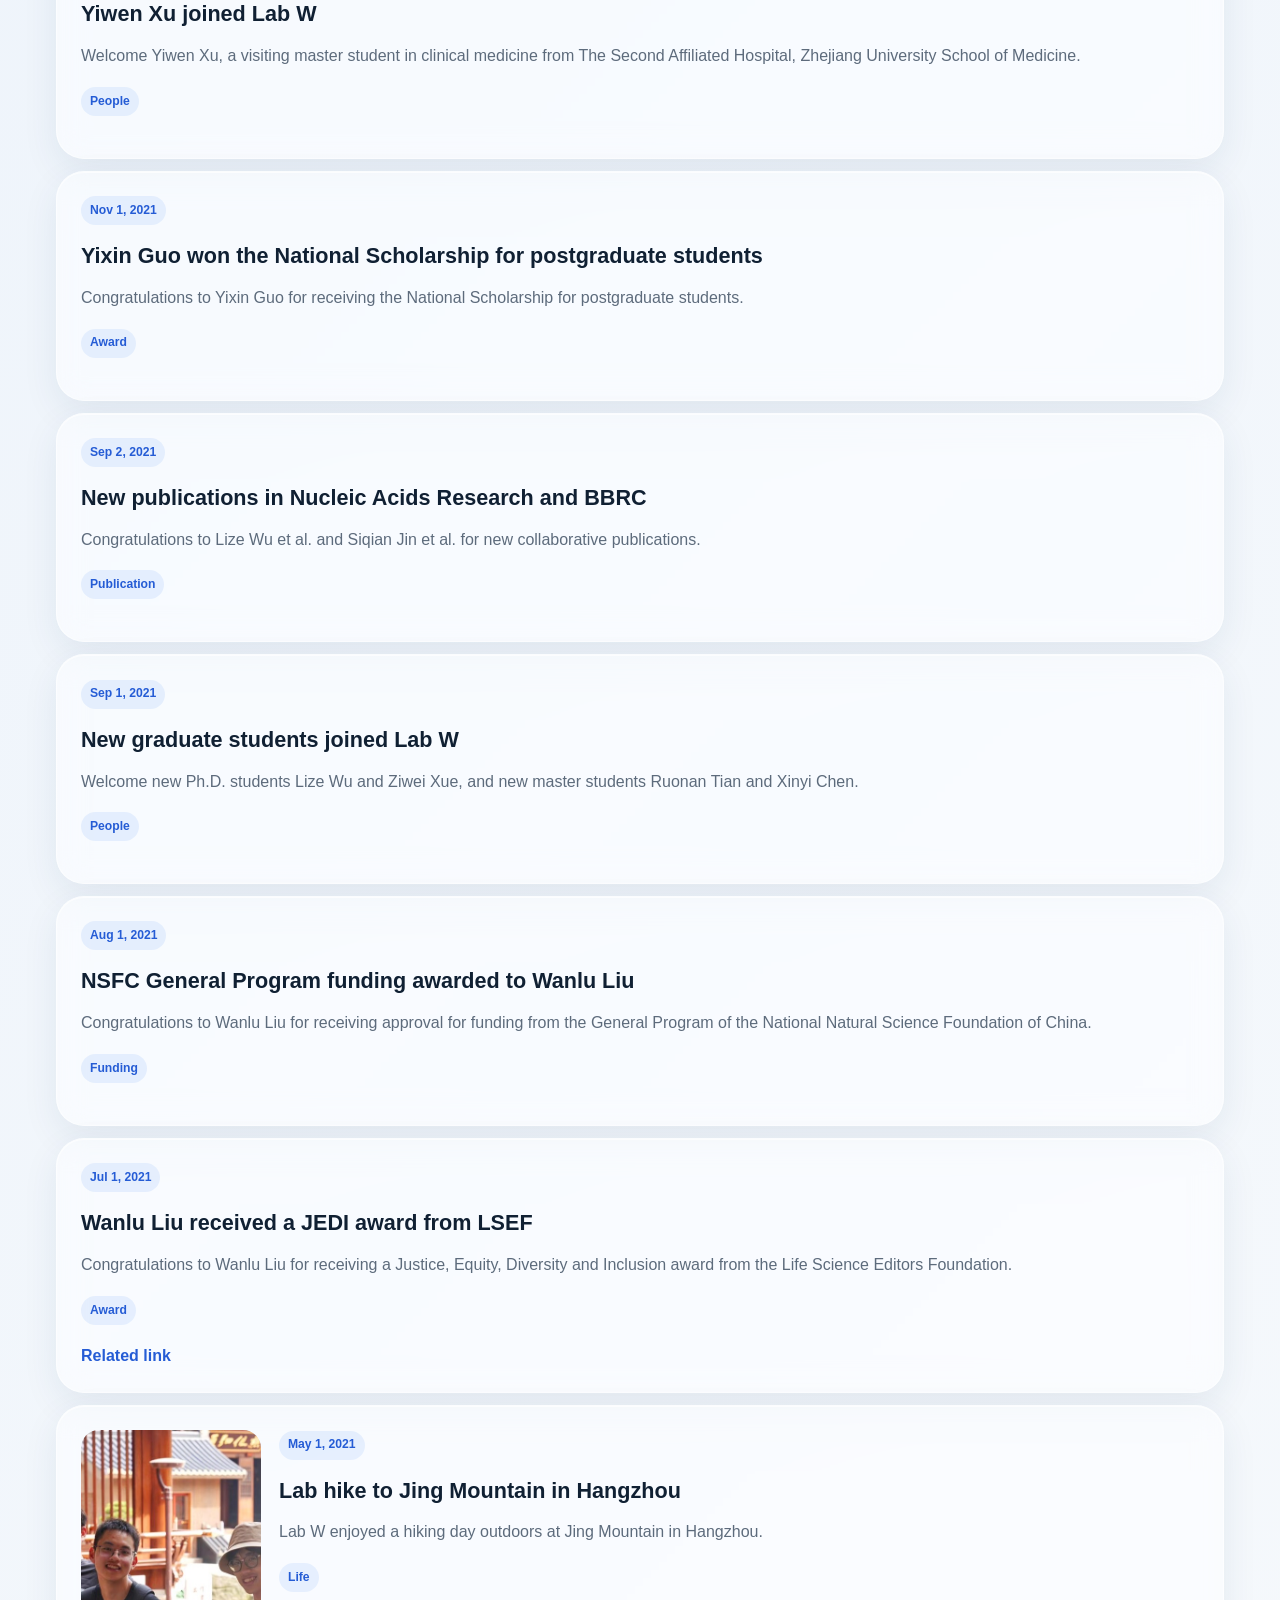
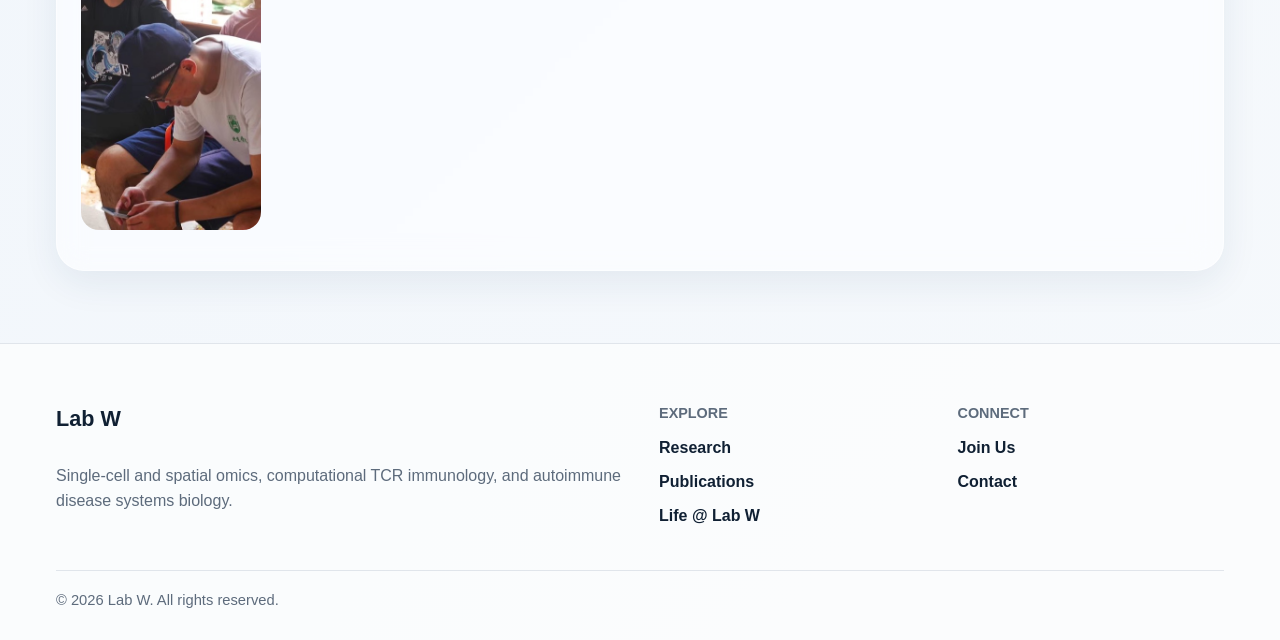
<file: news.html>
<!doctype html>
<html lang="en">
  <head>
    <meta charset="utf-8">
    <meta name="viewport" content="width=device-width, initial-scale=1">
    <title>News | Lab W</title>
    <meta name="description" content="Lab W news, awards, publications, people updates and lab life.">
    <link rel="shortcut icon" href="img/lab_logo_19AFDD_200x200.png">
    <link rel="stylesheet" href="css/labw-modern.css">
    <script src="js/labw-site.js" defer></script>
  </head>
  <body data-page="news">
    <a class="skip-link" href="#main">Skip to content</a>
    <header class="site-header" data-site-header><nav class="nav-shell labw-glass-subtle" aria-label="Main navigation"><a class="wordmark" href="index.html" aria-label="Lab W home"><img class="wordmark-logo" src="img/labw_logo_black_home_1_transparent.png" alt="Lab W"></a><button class="nav-toggle" type="button" aria-label="Open navigation" aria-expanded="false" aria-controls="site-nav"><span></span><span></span><span></span></button><div class="site-nav" id="site-nav"><a href="index.html">Home</a><a href="research.html">Research</a><a href="people.html">People</a><a href="alumni.html">Alumni</a><a href="publications.html">Publications</a><a href="software.html">Software &amp; Data</a><a href="news.html">News</a><a href="life.html">Life @ Lab W</a><a href="join.html">Join Us</a><a href="contact.html">Contact</a></div></nav></header>
    <main id="main">
      <section class="page-hero section-band"><div class="container narrow"><p class="eyebrow">News</p><h1>Updates from Lab W.</h1><p>News is maintained in <code>data/news.json</code> and can later be edited through the CMS.</p></div></section>
      <section class="section-band"><div class="container"><div class="filters labw-glass-subtle" aria-label="News filters"><label for="news-year">Year</label><select id="news-year"><option value="">All years</option></select><label for="news-tag">Tag</label><select id="news-tag"><option value="">All tags</option></select></div><div id="news-list" class="news-list"><p class="fallback">Loading news...</p></div></div></section>
    </main>
    <footer class="site-footer"><div class="container footer-grid"><div><a class="footer-brand" href="index.html">Lab W</a><p>Single-cell and spatial omics, computational TCR immunology, and autoimmune disease systems biology.</p></div><div><h2>Explore</h2><a href="research.html">Research</a><a href="publications.html">Publications</a><a href="life.html">Life @ Lab W</a></div><div><h2>Connect</h2><a href="join.html">Join Us</a><a href="contact.html">Contact</a></div></div><div class="container footer-bottom"><span>© <span data-current-year>2026</span> Lab W. All rights reserved.</span></div></footer>
  </body>
</html>
</file>
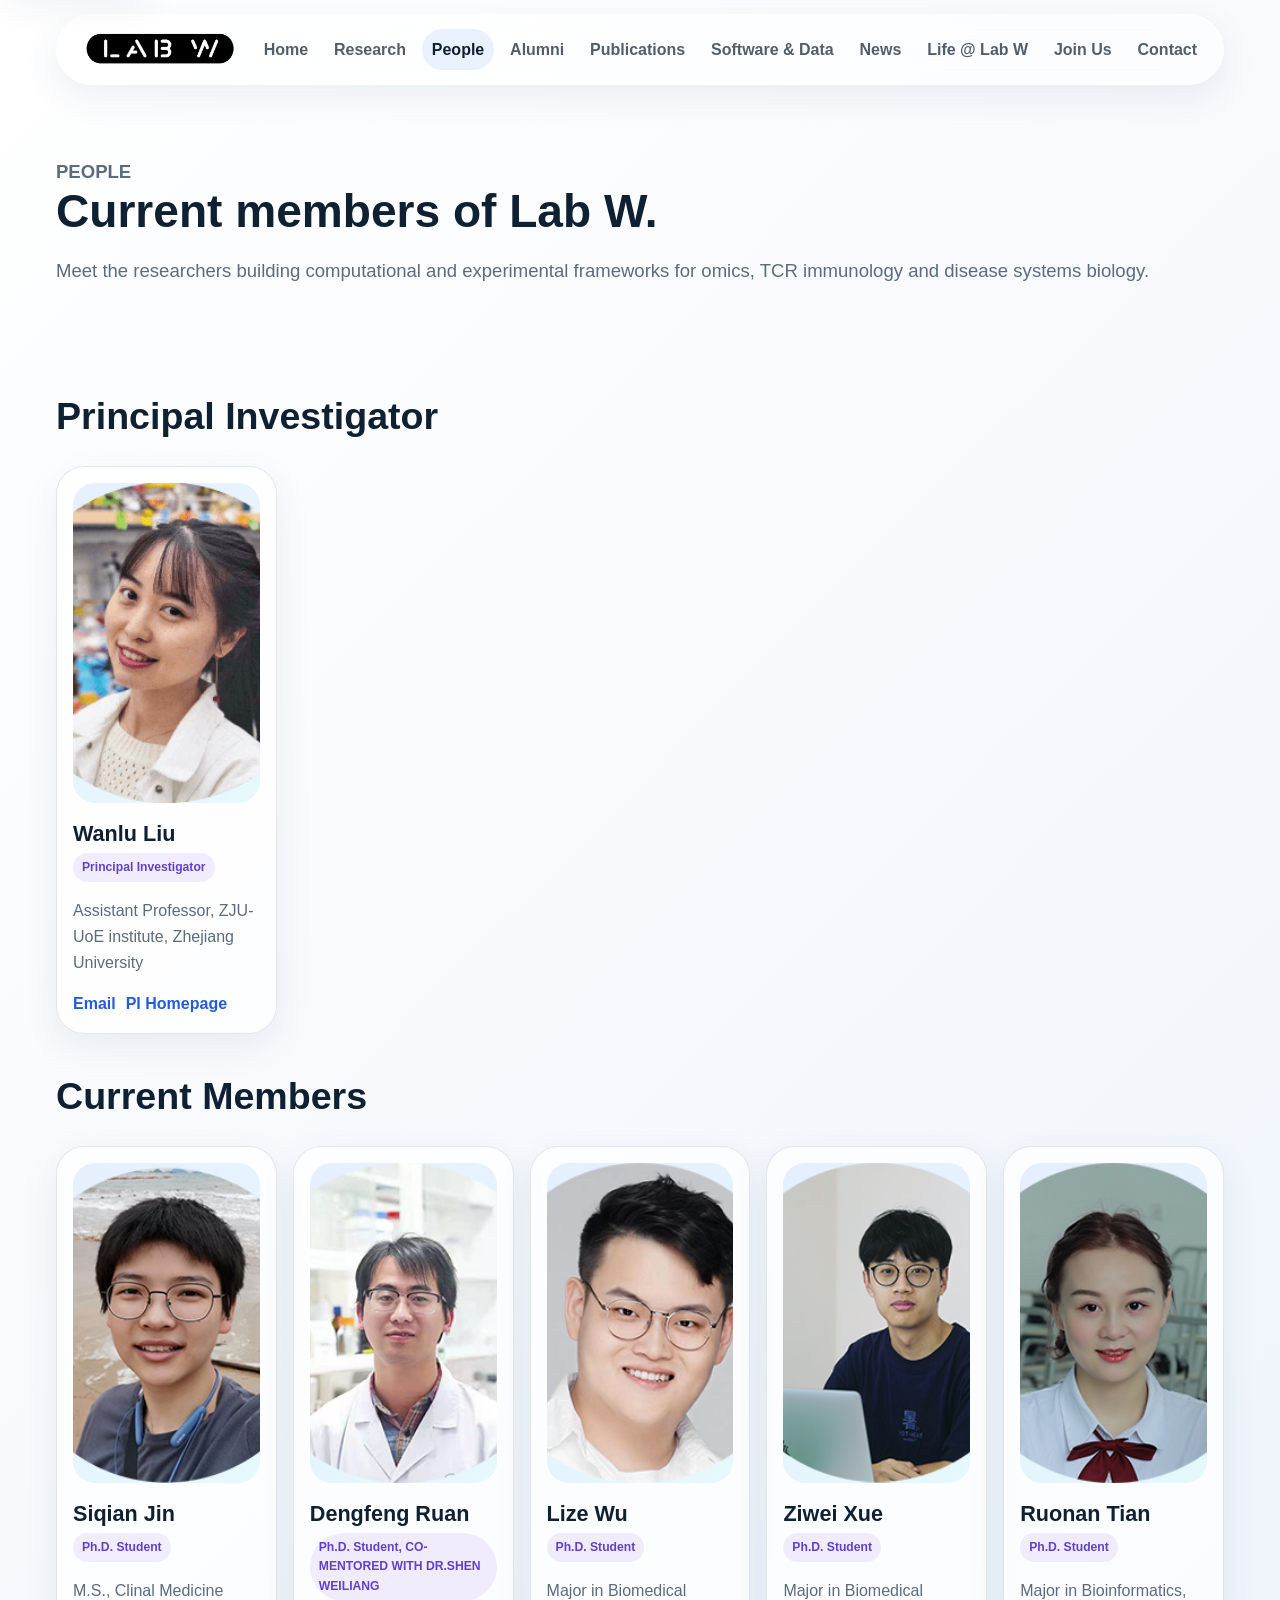
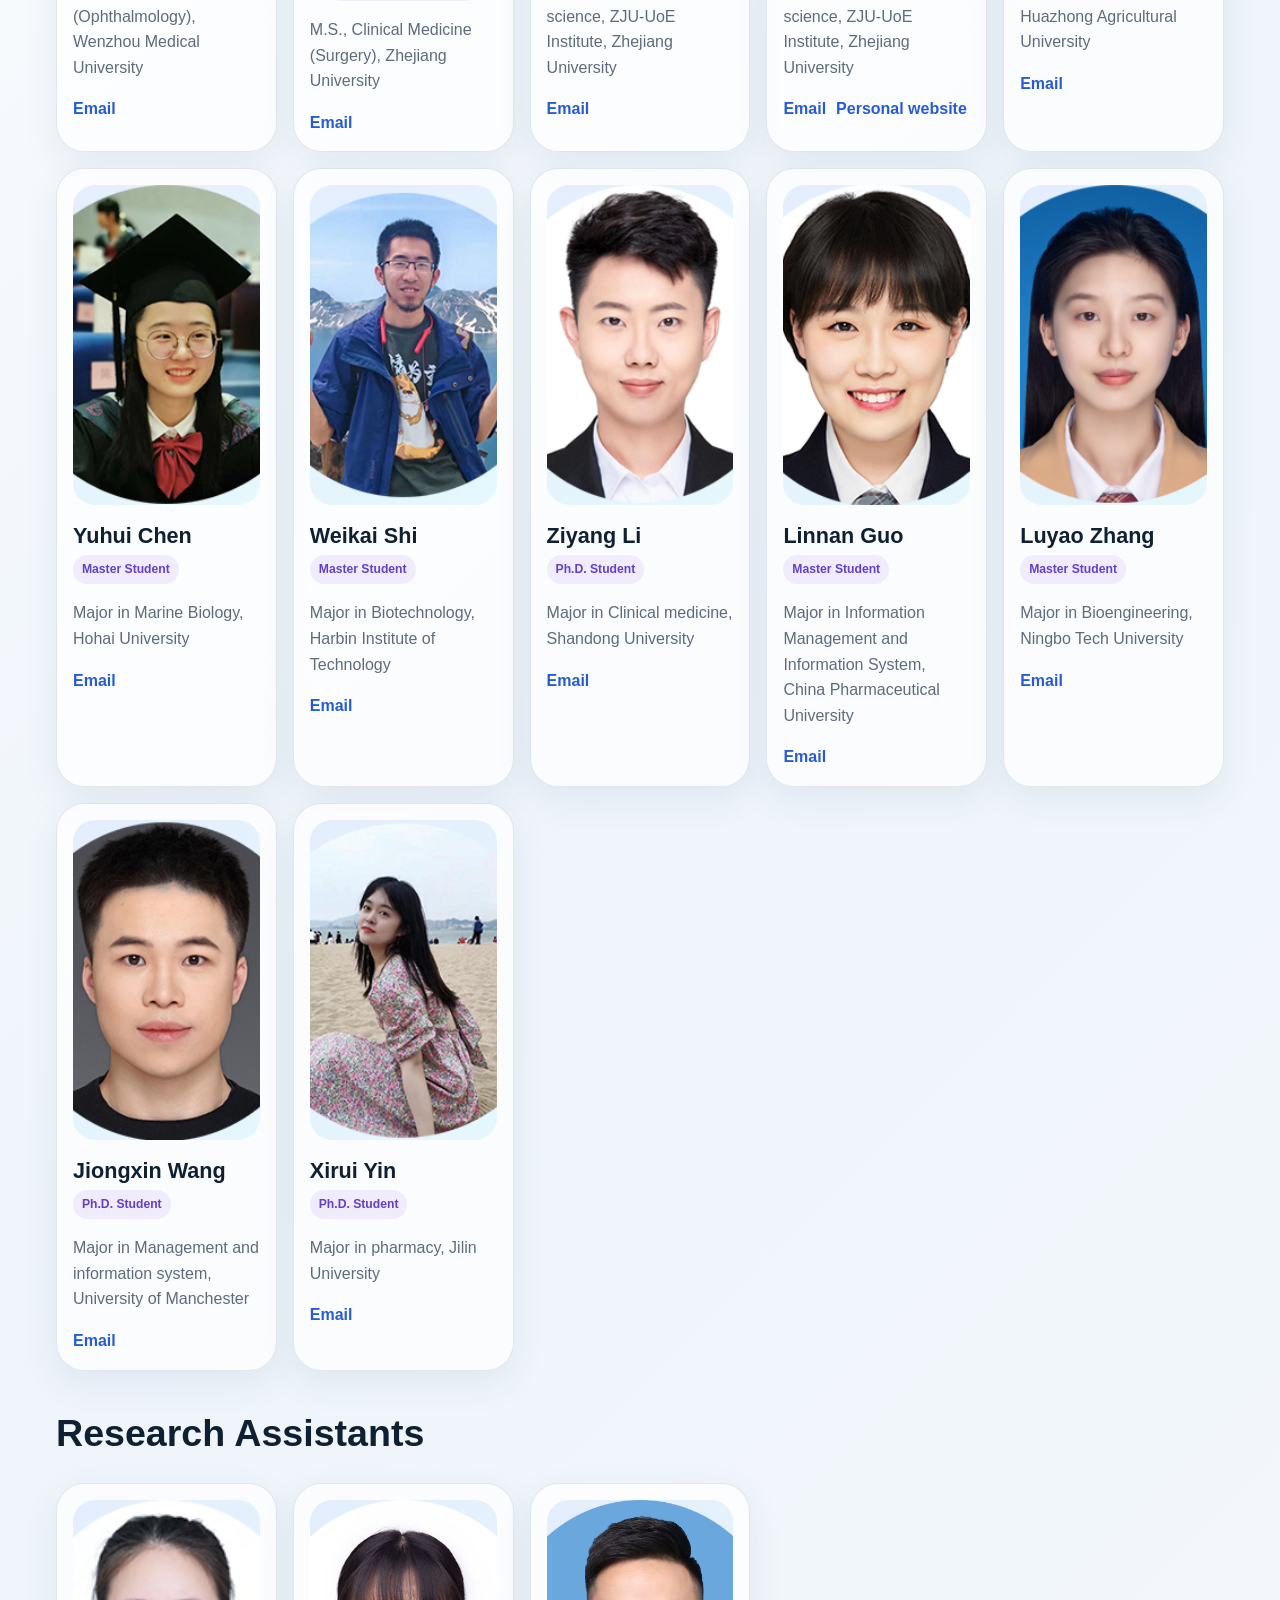
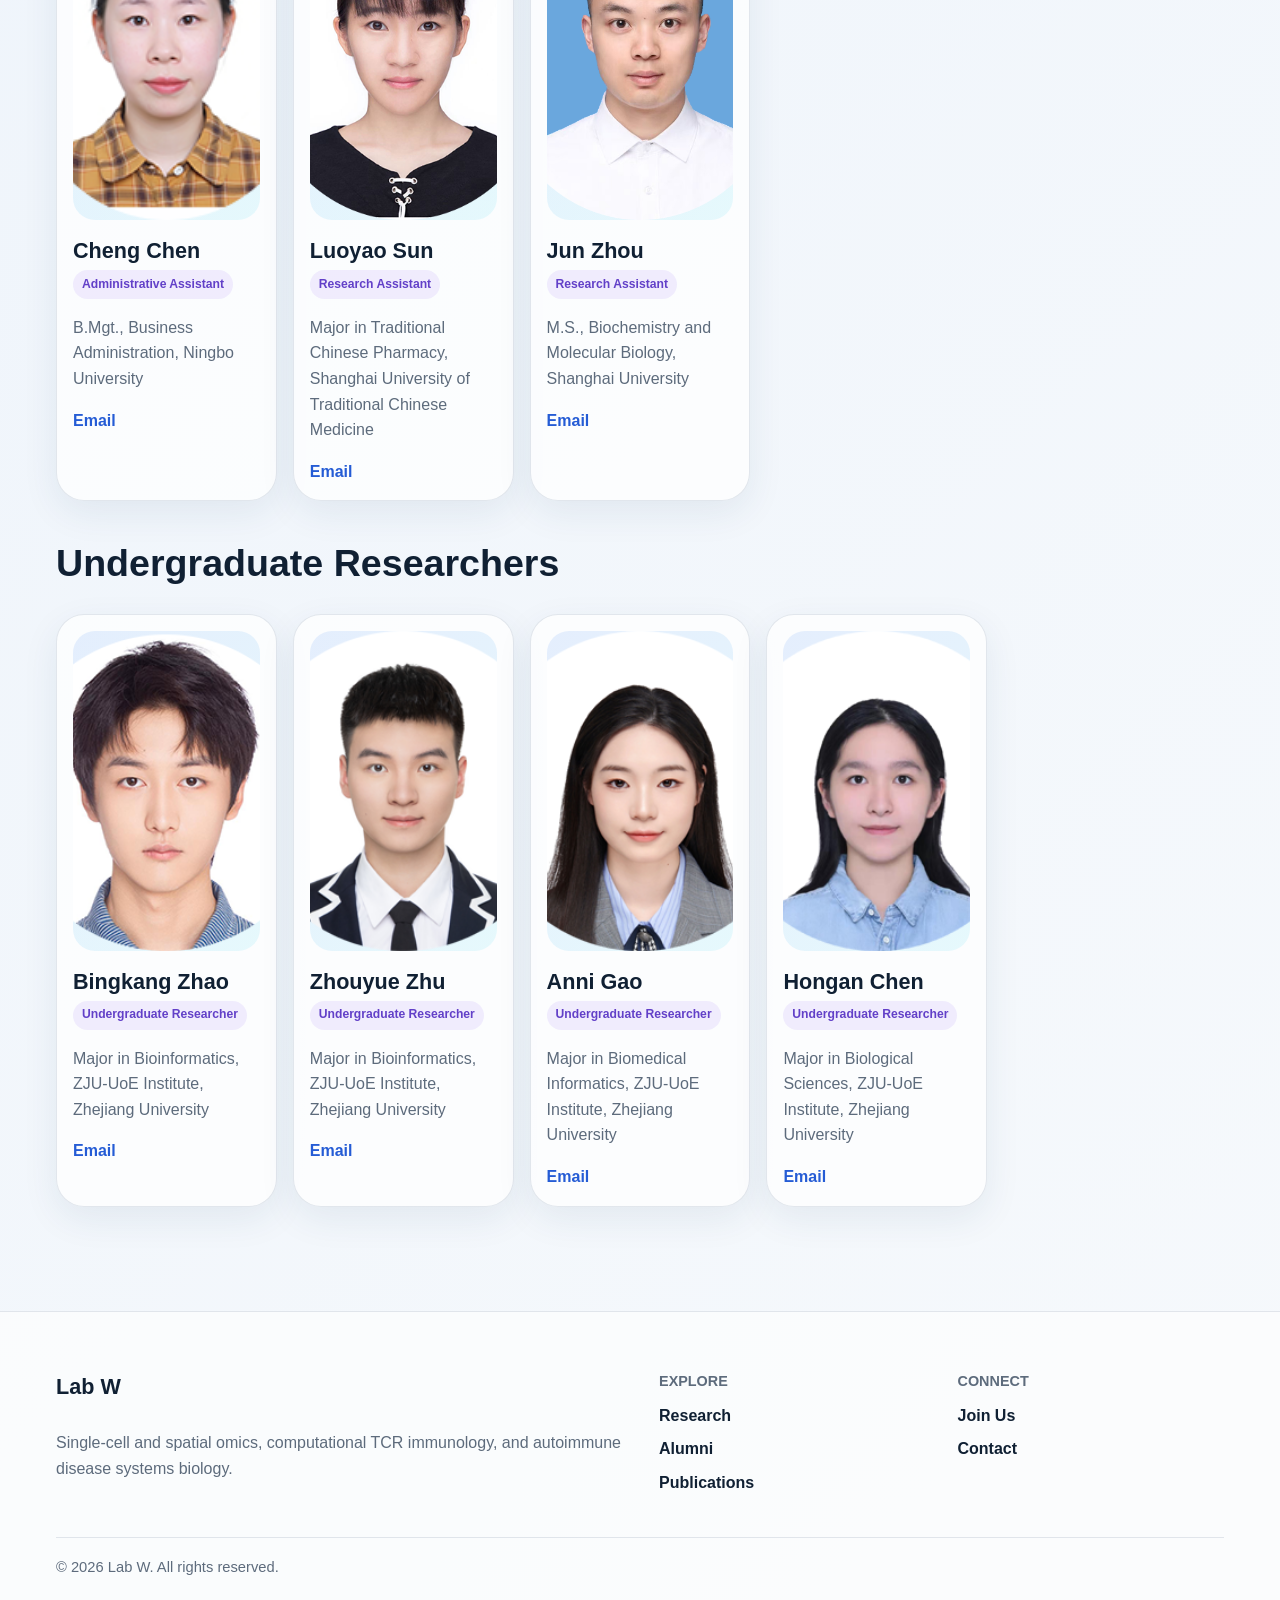
<file: people.html>
<!doctype html>
<html lang="en">
  <head>
    <meta charset="utf-8">
    <meta name="viewport" content="width=device-width, initial-scale=1">
    <title>People | Lab W</title>
    <meta name="description" content="Current Lab W members, including the principal investigator, graduate students, research assistants and undergraduate researchers.">
    <link rel="shortcut icon" href="img/lab_logo_19AFDD_200x200.png">
    <link rel="stylesheet" href="css/labw-modern.css">
    <script src="js/labw-site.js" defer></script>
  </head>
  <body data-page="people">
    <a class="skip-link" href="#main">Skip to content</a>
    <header class="site-header" data-site-header><nav class="nav-shell labw-glass-subtle" aria-label="Main navigation"><a class="wordmark" href="index.html" aria-label="Lab W home"><img class="wordmark-logo" src="img/labw_logo_black_home_1_transparent.png" alt="Lab W"></a><button class="nav-toggle" type="button" aria-label="Open navigation" aria-expanded="false" aria-controls="site-nav"><span></span><span></span><span></span></button><div class="site-nav" id="site-nav"><a href="index.html">Home</a><a href="research.html">Research</a><a href="people.html">People</a><a href="alumni.html">Alumni</a><a href="publications.html">Publications</a><a href="software.html">Software &amp; Data</a><a href="news.html">News</a><a href="life.html">Life @ Lab W</a><a href="join.html">Join Us</a><a href="contact.html">Contact</a></div></nav></header>
    <main id="main">
      <section class="page-hero section-band"><div class="container narrow"><p class="eyebrow">People</p><h1>Current members of Lab W.</h1><p>Meet the researchers building computational and experimental frameworks for omics, TCR immunology and disease systems biology.</p></div></section>
      <section class="section-band"><div class="container"><div id="people-groups"><p class="fallback">Loading current members...</p></div></div></section>
    </main>
    <footer class="site-footer"><div class="container footer-grid"><div><a class="footer-brand" href="index.html">Lab W</a><p>Single-cell and spatial omics, computational TCR immunology, and autoimmune disease systems biology.</p></div><div><h2>Explore</h2><a href="research.html">Research</a><a href="alumni.html">Alumni</a><a href="publications.html">Publications</a></div><div><h2>Connect</h2><a href="join.html">Join Us</a><a href="contact.html">Contact</a></div></div><div class="container footer-bottom"><span>© <span data-current-year>2026</span> Lab W. All rights reserved.</span></div></footer>
  </body>
</html>
</file>
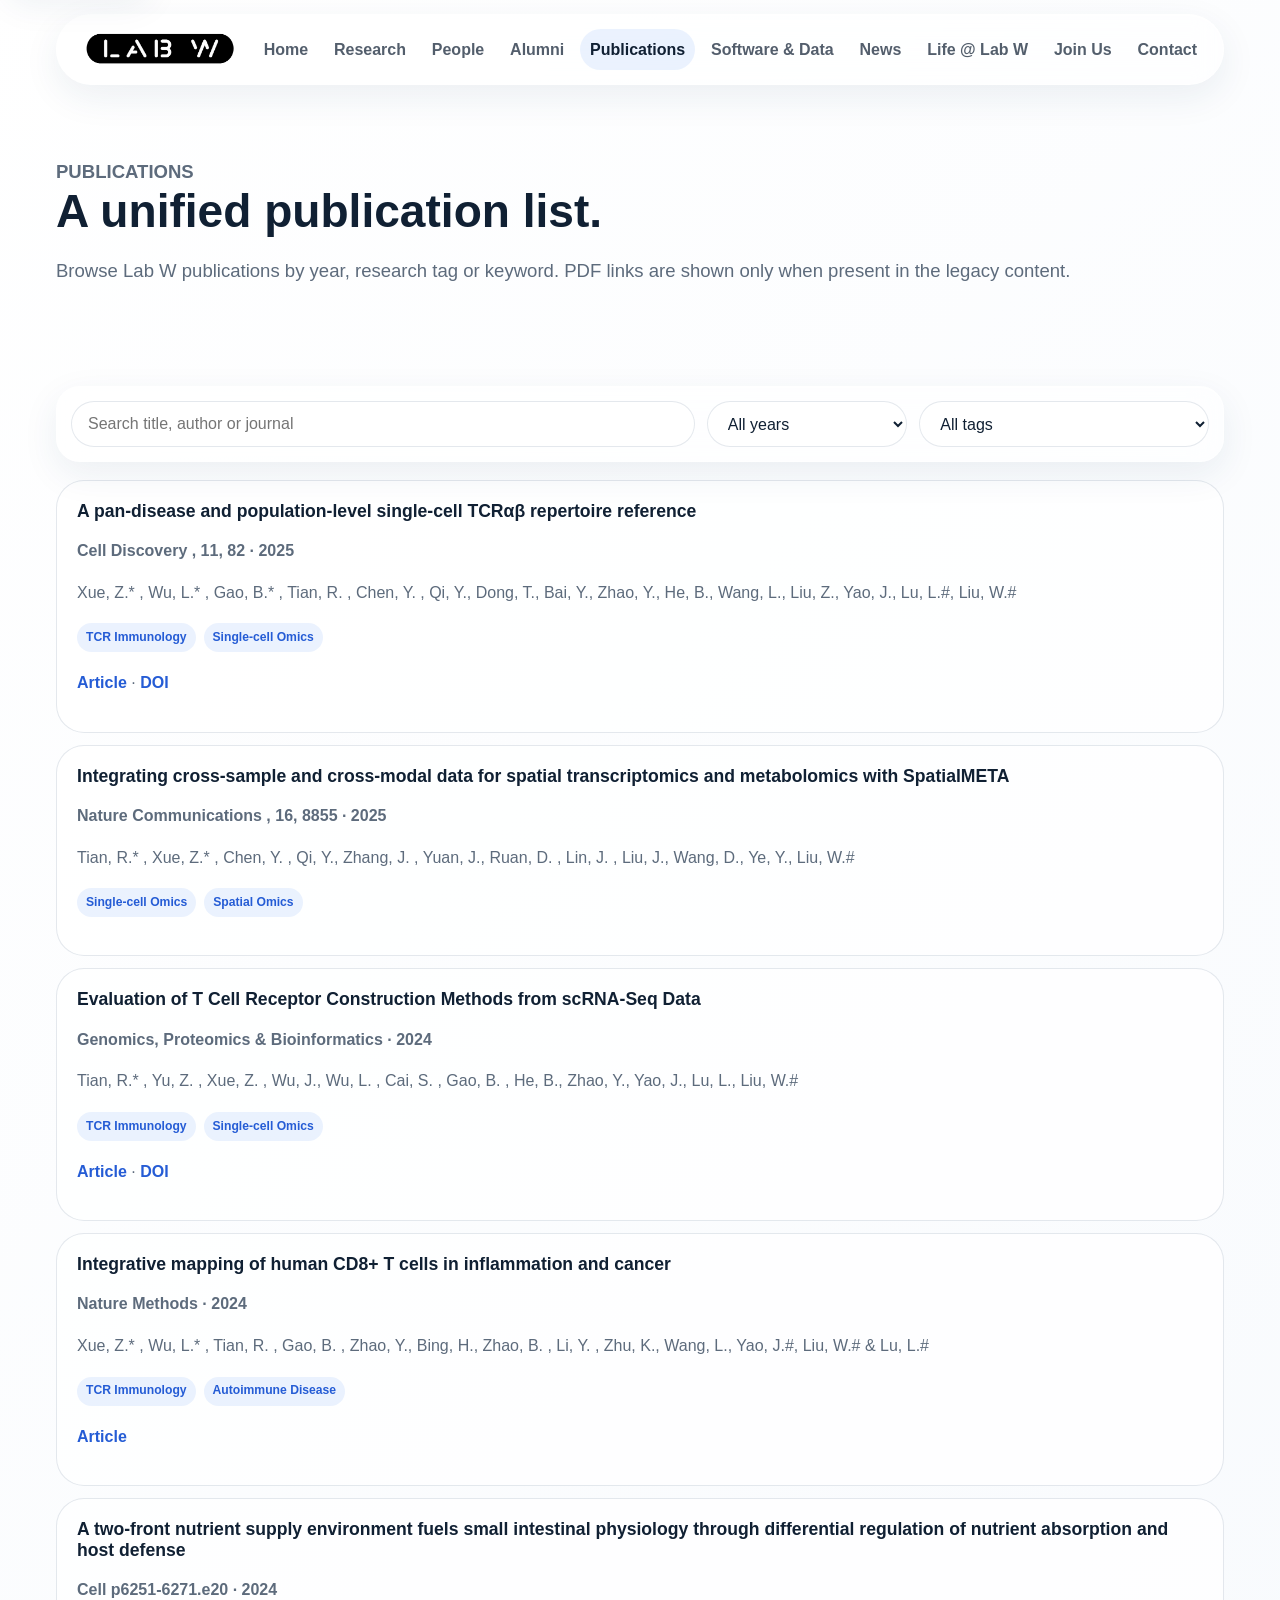
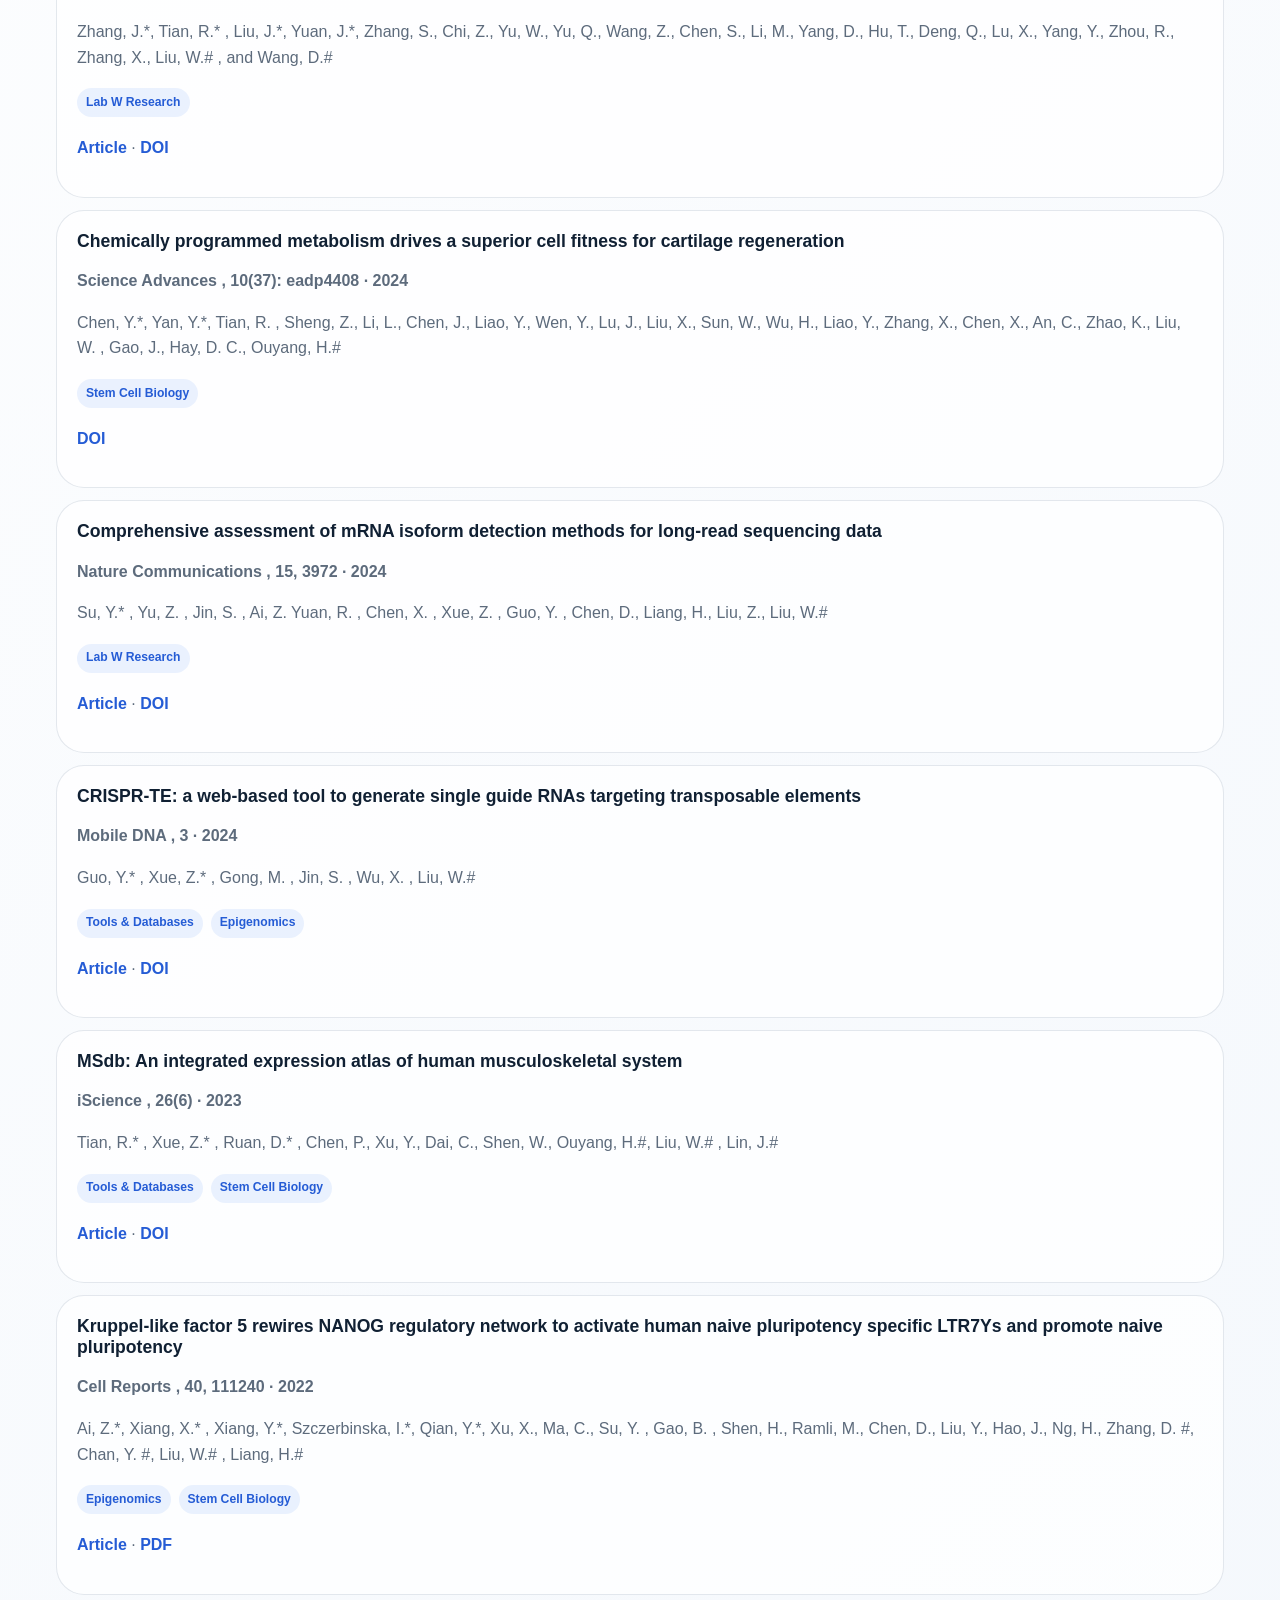
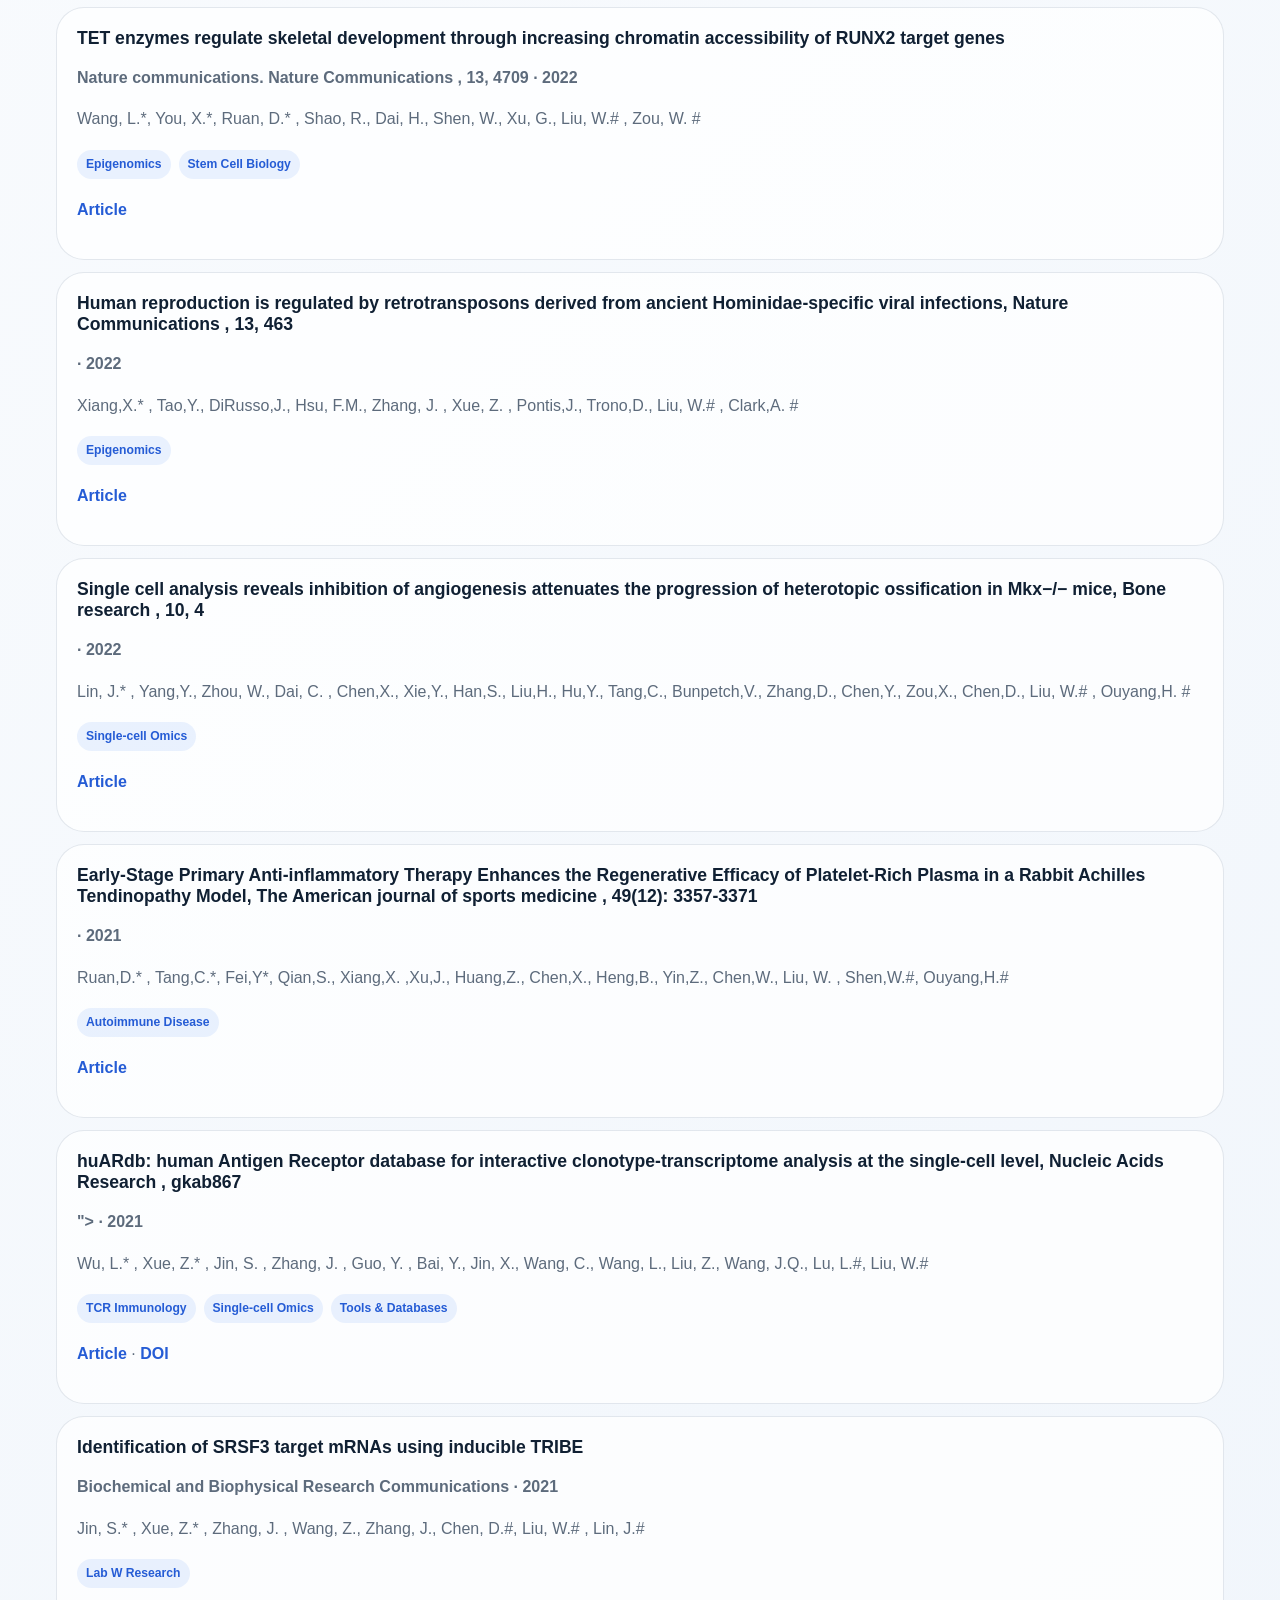
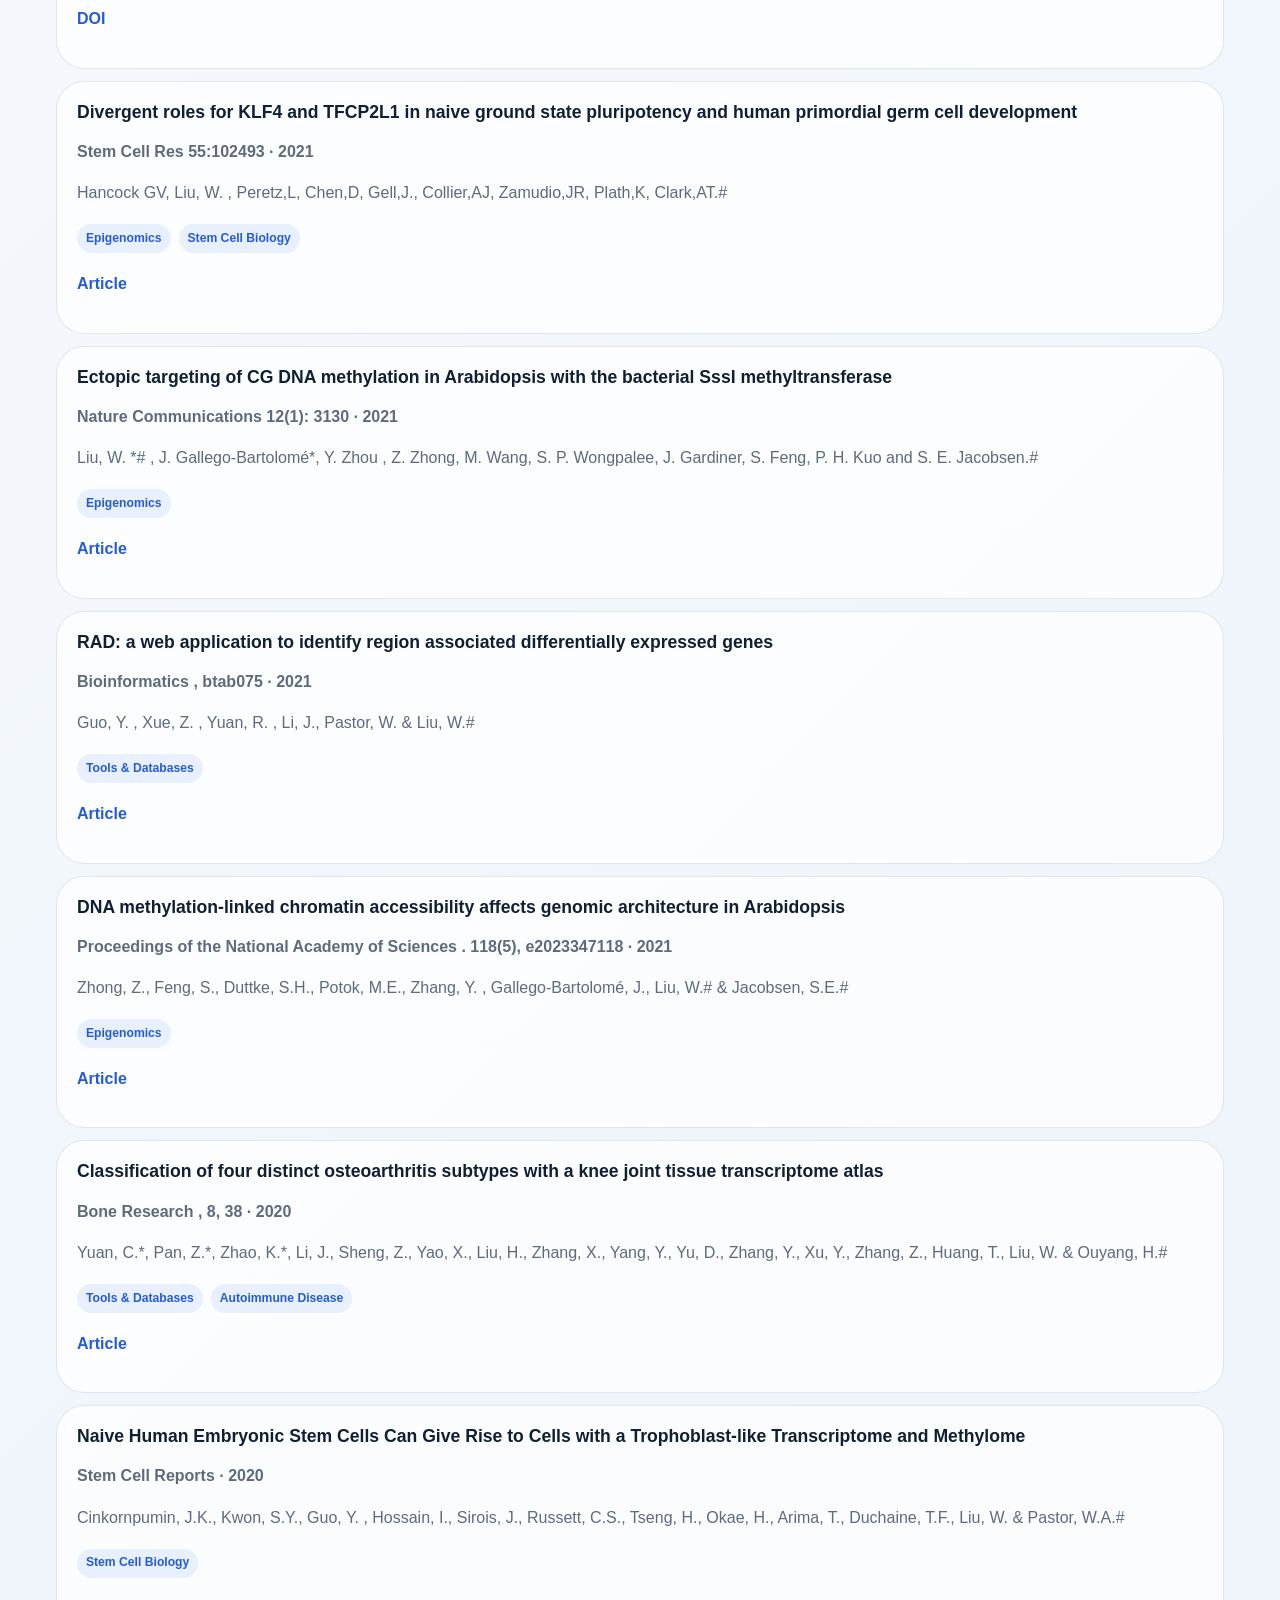
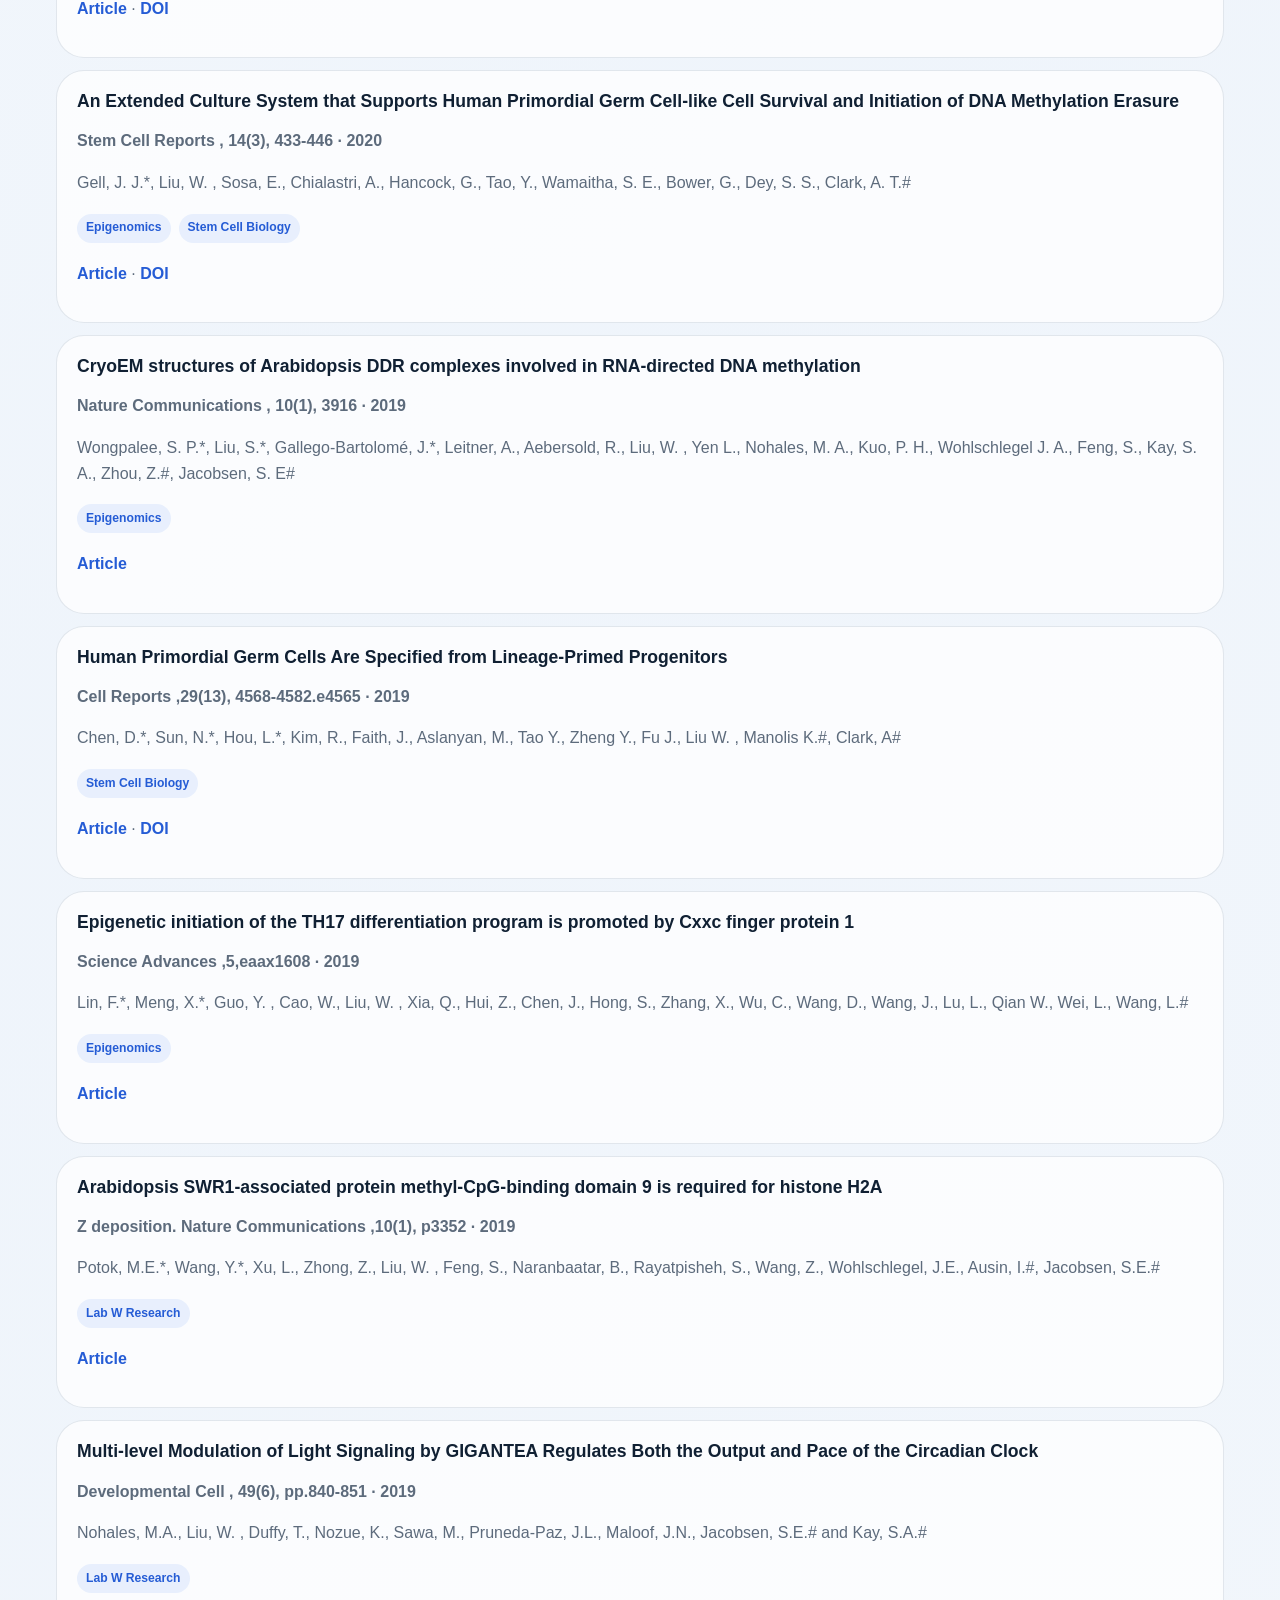
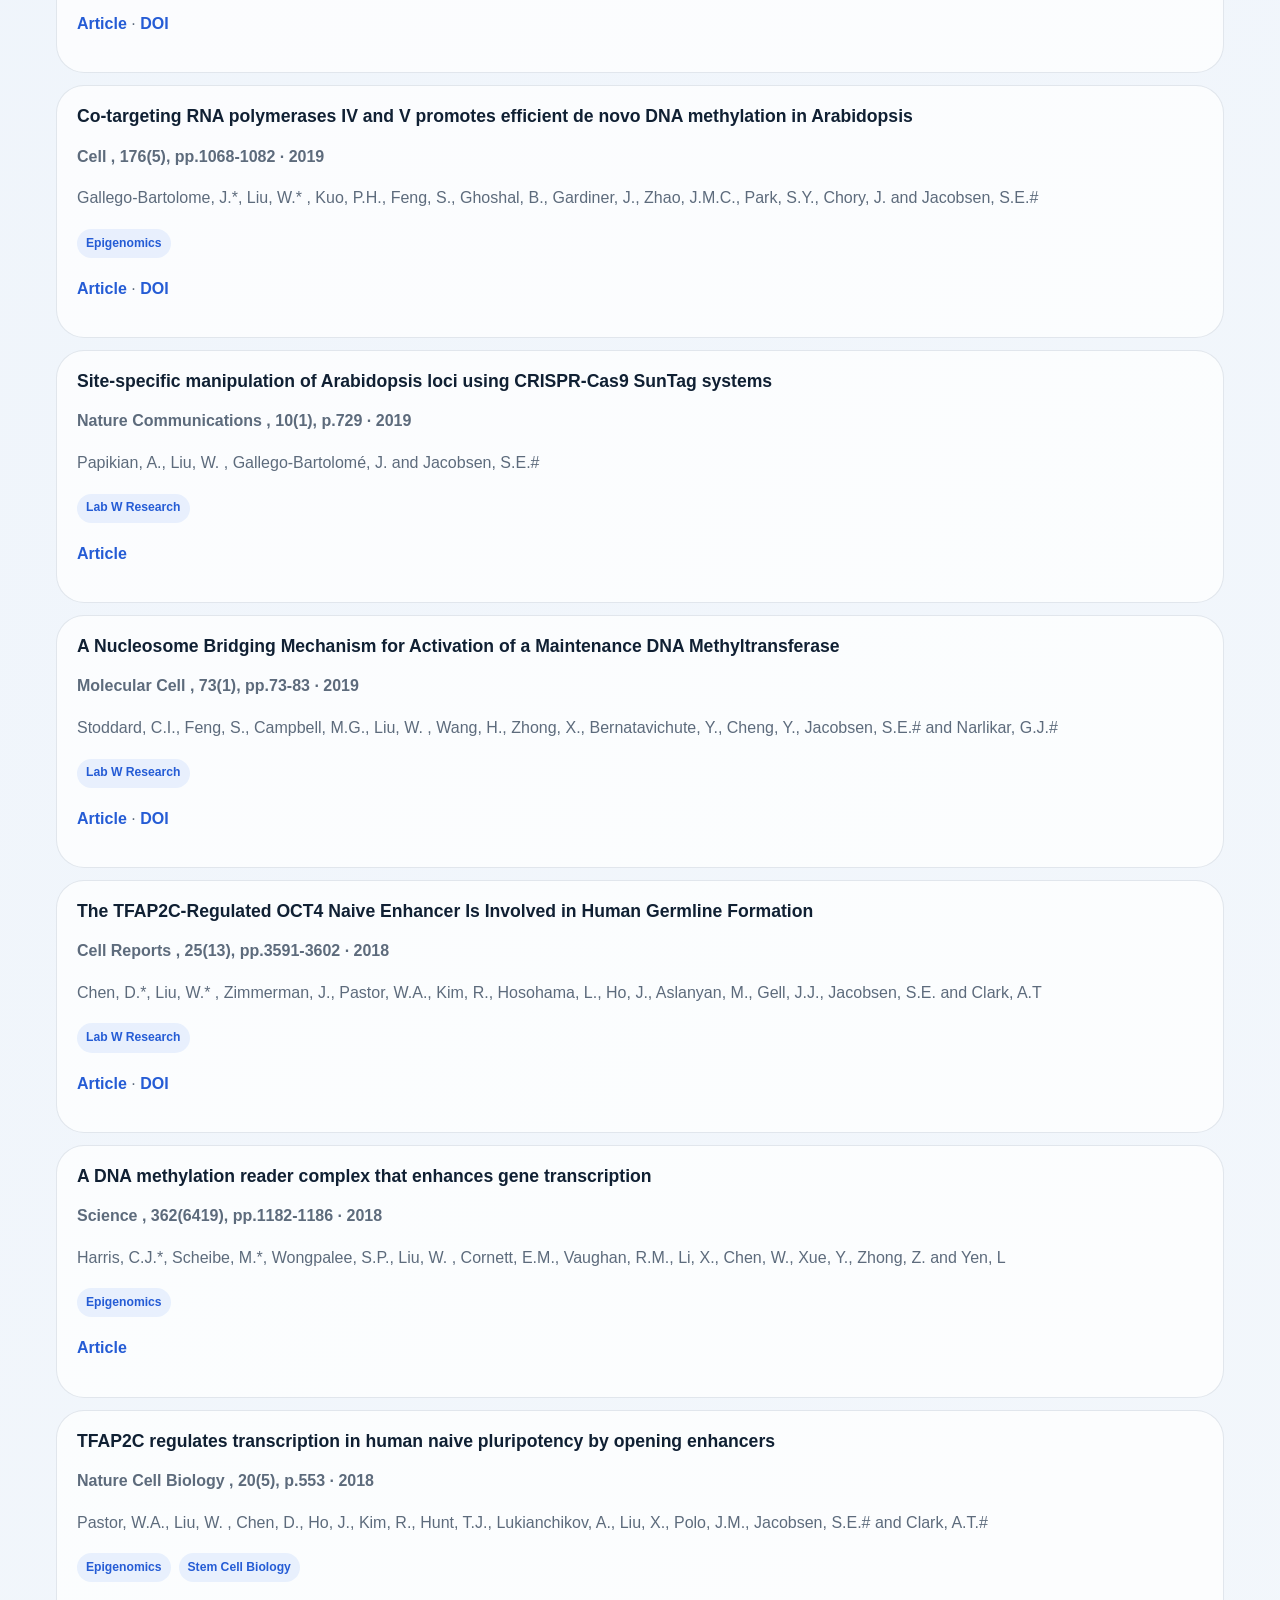
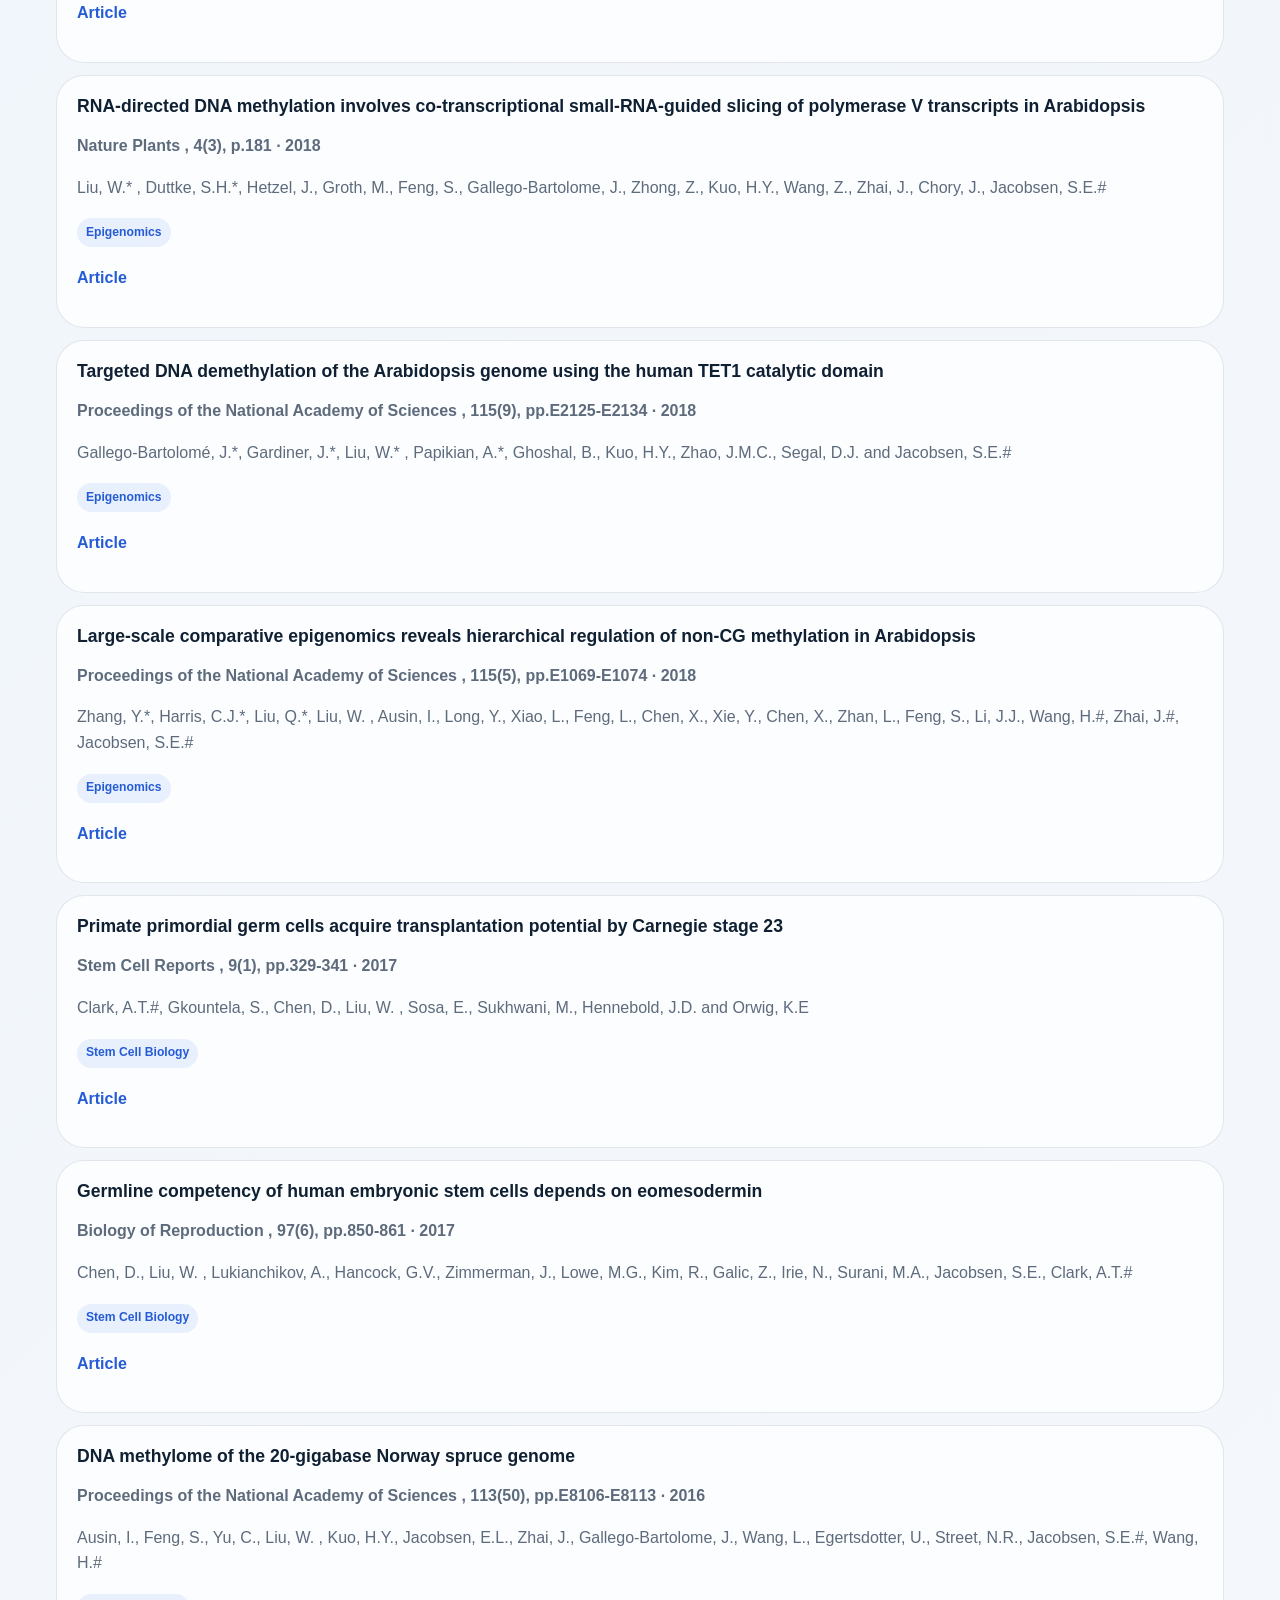
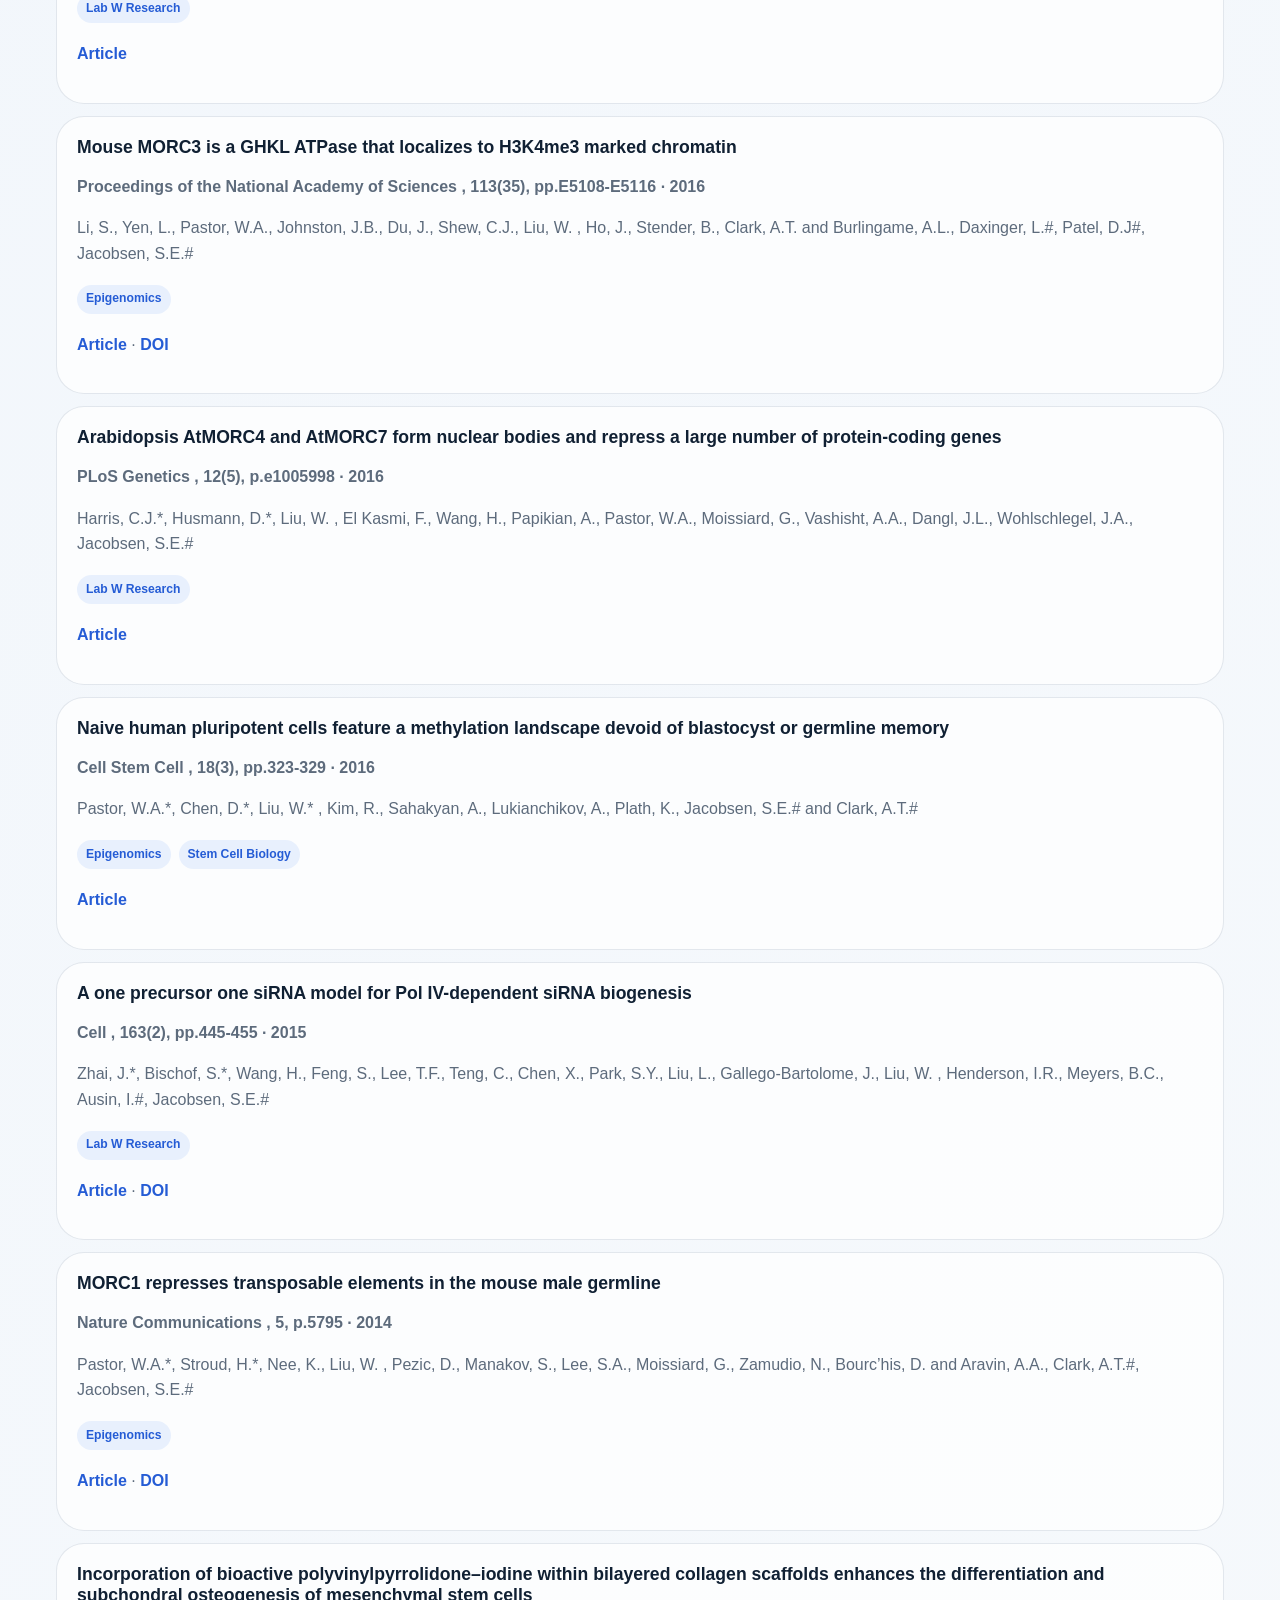
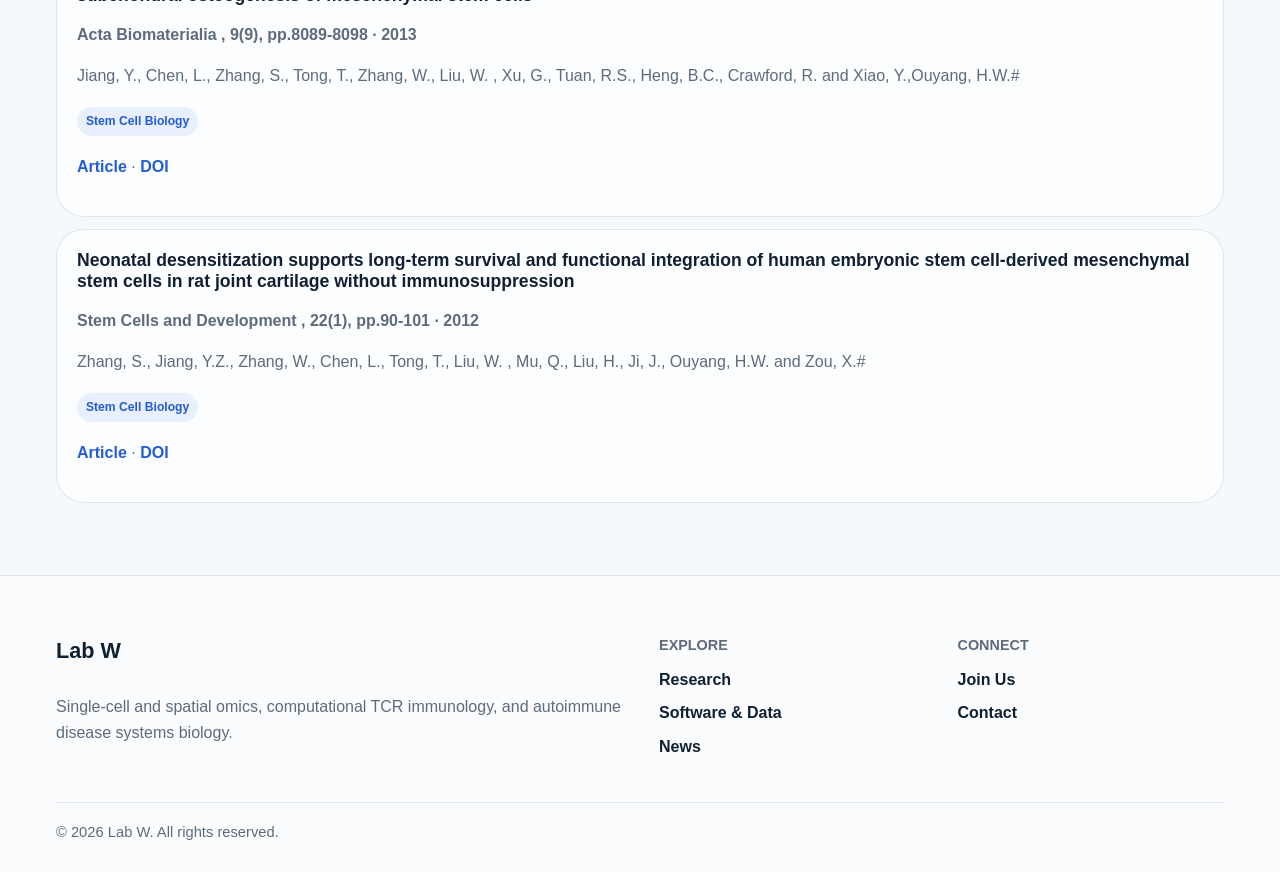
<file: publications.html>
<!doctype html>
<html lang="en">
  <head>
    <meta charset="utf-8">
    <meta name="viewport" content="width=device-width, initial-scale=1">
    <title>Publications | Lab W</title>
    <meta name="description" content="Lab W publications with year, tag and search filters.">
    <link rel="shortcut icon" href="img/lab_logo_19AFDD_200x200.png">
    <link rel="stylesheet" href="css/labw-modern.css">
    <script src="js/labw-site.js" defer></script>
  </head>
  <body data-page="publications">
    <a class="skip-link" href="#main">Skip to content</a>
    <header class="site-header" data-site-header><nav class="nav-shell labw-glass-subtle" aria-label="Main navigation"><a class="wordmark" href="index.html" aria-label="Lab W home"><img class="wordmark-logo" src="img/labw_logo_black_home_1_transparent.png" alt="Lab W"></a><button class="nav-toggle" type="button" aria-label="Open navigation" aria-expanded="false" aria-controls="site-nav"><span></span><span></span><span></span></button><div class="site-nav" id="site-nav"><a href="index.html">Home</a><a href="research.html">Research</a><a href="people.html">People</a><a href="alumni.html">Alumni</a><a href="publications.html">Publications</a><a href="software.html">Software &amp; Data</a><a href="news.html">News</a><a href="life.html">Life @ Lab W</a><a href="join.html">Join Us</a><a href="contact.html">Contact</a></div></nav></header>
    <main id="main">
      <section class="page-hero section-band"><div class="container narrow"><p class="eyebrow">Publications</p><h1>A unified publication list.</h1><p>Browse Lab W publications by year, research tag or keyword. PDF links are shown only when present in the legacy content.</p></div></section>
      <section class="section-band">
        <div class="container">
          <div class="filters labw-glass-subtle" aria-label="Publication filters">
            <label for="publication-search">Search publications</label>
            <input id="publication-search" type="search" placeholder="Search title, author or journal">
            <label for="publication-year">Year</label>
            <select id="publication-year"><option value="">All years</option></select>
            <label for="publication-tag">Tag</label>
            <select id="publication-tag"><option value="">All tags</option></select>
          </div>
          <div id="publication-results" class="publication-list"><p class="fallback">Loading publications...</p></div>
        </div>
      </section>
    </main>
    <footer class="site-footer"><div class="container footer-grid"><div><a class="footer-brand" href="index.html">Lab W</a><p>Single-cell and spatial omics, computational TCR immunology, and autoimmune disease systems biology.</p></div><div><h2>Explore</h2><a href="research.html">Research</a><a href="software.html">Software &amp; Data</a><a href="news.html">News</a></div><div><h2>Connect</h2><a href="join.html">Join Us</a><a href="contact.html">Contact</a></div></div><div class="container footer-bottom"><span>© <span data-current-year>2026</span> Lab W. All rights reserved.</span></div></footer>
  </body>
</html>
</file>
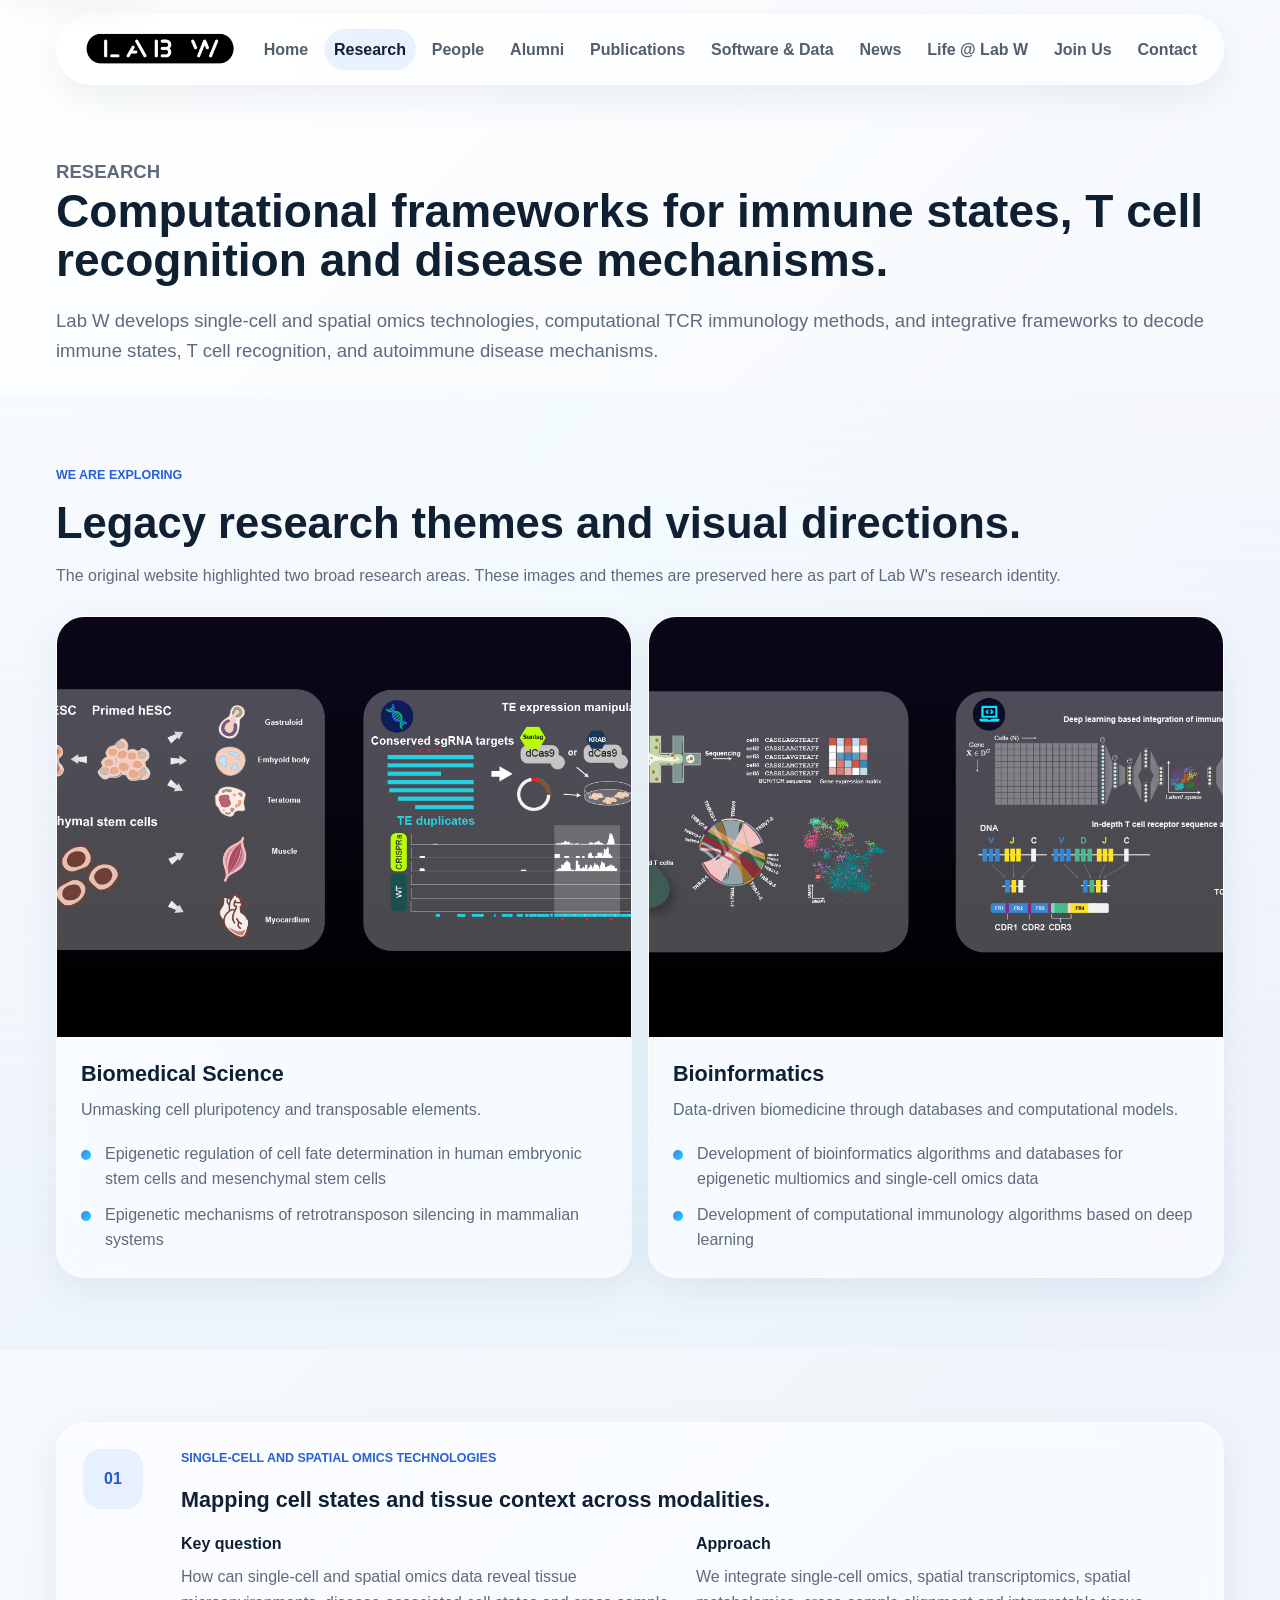
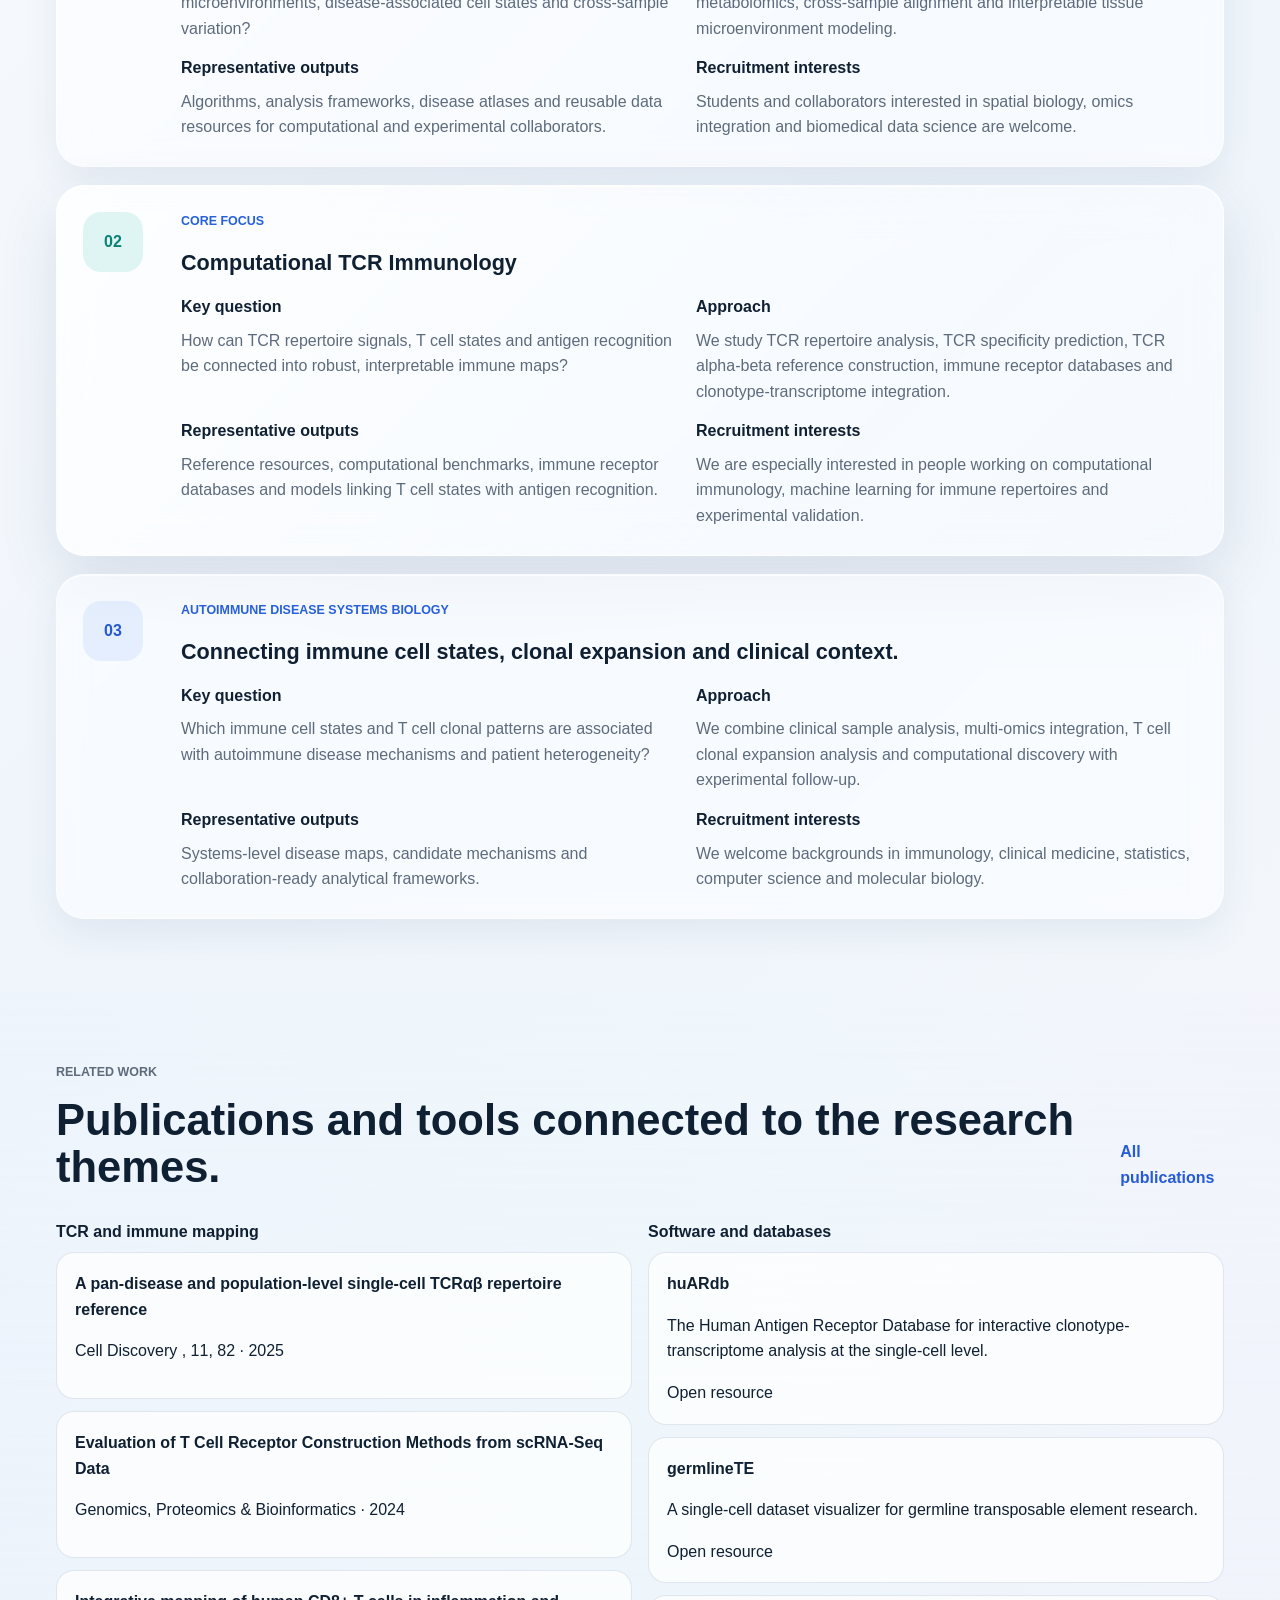
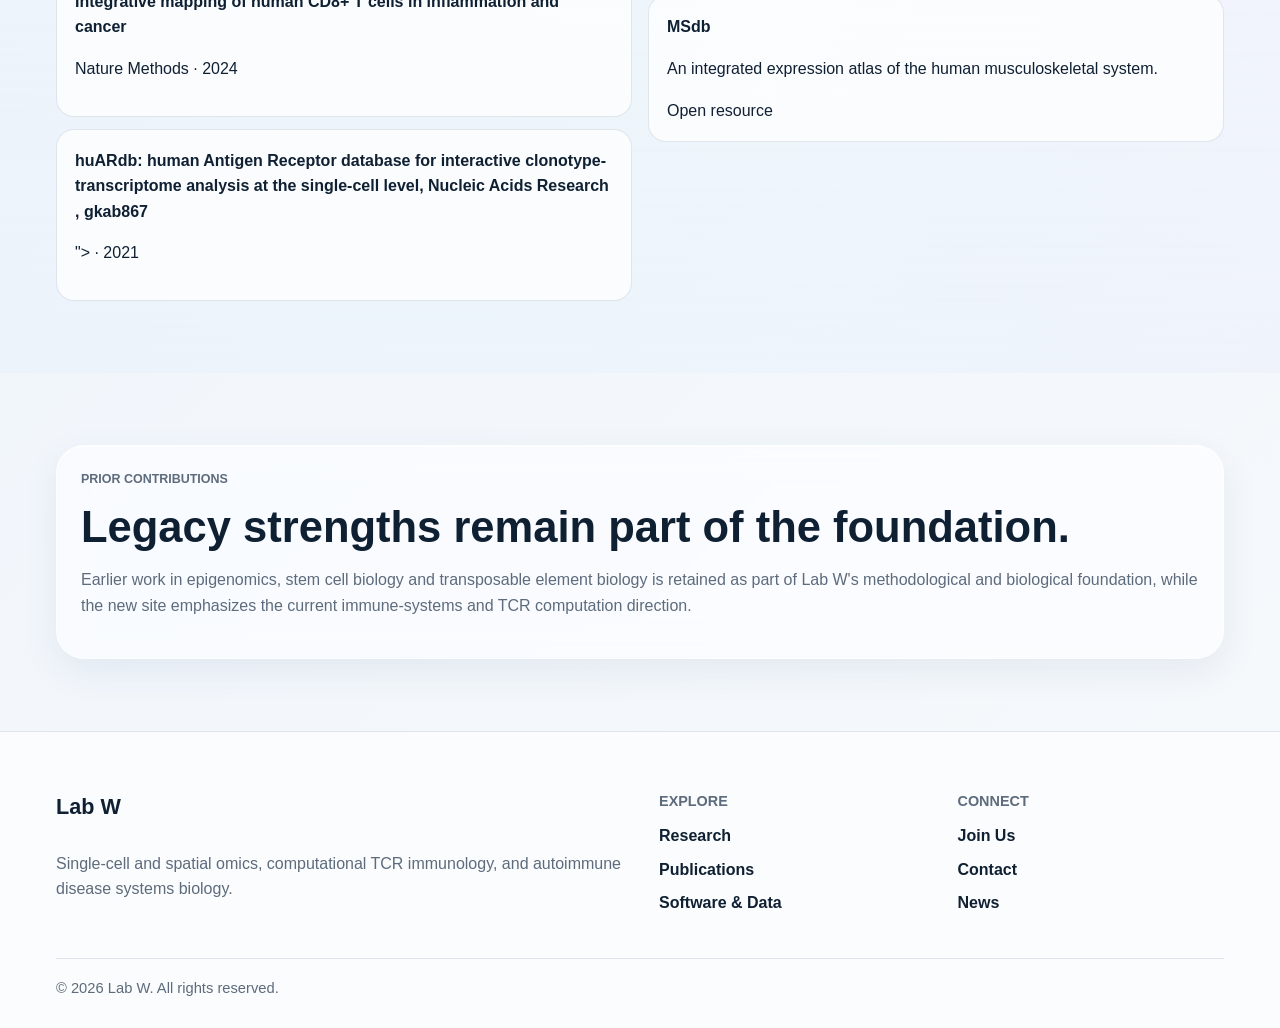
<file: research.html>
<!doctype html>
<html lang="en">
  <head>
    <meta charset="utf-8">
    <meta name="viewport" content="width=device-width, initial-scale=1">
    <title>Research | Lab W</title>
    <meta name="description" content="Research directions at Lab W: single-cell and spatial omics, computational TCR immunology, and autoimmune disease systems biology.">
    <link rel="shortcut icon" href="img/lab_logo_19AFDD_200x200.png">
    <link rel="stylesheet" href="css/labw-modern.css">
    <script src="js/labw-site.js" defer></script>
  </head>
  <body data-page="research">
    <a class="skip-link" href="#main">Skip to content</a>
    <header class="site-header" data-site-header>
      <nav class="nav-shell labw-glass-subtle" aria-label="Main navigation">
        <a class="wordmark" href="index.html" aria-label="Lab W home"><img class="wordmark-logo" src="img/labw_logo_black_home_1_transparent.png" alt="Lab W"></a>
        <button class="nav-toggle" type="button" aria-label="Open navigation" aria-expanded="false" aria-controls="site-nav"><span></span><span></span><span></span></button>
        <div class="site-nav" id="site-nav">
          <a href="index.html">Home</a><a href="research.html">Research</a><a href="people.html">People</a><a href="alumni.html">Alumni</a><a href="publications.html">Publications</a><a href="software.html">Software &amp; Data</a><a href="news.html">News</a><a href="life.html">Life @ Lab W</a><a href="join.html">Join Us</a><a href="contact.html">Contact</a>
        </div>
      </nav>
    </header>
    <main id="main">
      <section class="page-hero section-band">
        <div class="container narrow">
          <p class="eyebrow">Research</p>
          <h1>Computational frameworks for immune states, T cell recognition and disease mechanisms.</h1>
          <p>Lab W develops single-cell and spatial omics technologies, computational TCR immunology methods, and integrative frameworks to decode immune states, T cell recognition, and autoimmune disease mechanisms.</p>
        </div>
      </section>

      <section class="section-band section-soft">
        <div class="container">
          <div class="section-kicker">We Are Exploring</div>
          <div class="section-heading">
            <h2>Legacy research themes and visual directions.</h2>
            <p>The original website highlighted two broad research areas. These images and themes are preserved here as part of Lab W's research identity.</p>
          </div>
          <div class="explore-grid">
            <article class="explore-card labw-glass-subtle">
              <img src="img/slide1-optim.png" alt="Biomedical science research illustration" loading="lazy" decoding="async" width="640" height="420">
              <div>
                <h3>Biomedical Science</h3>
                <p>Unmasking cell pluripotency and transposable elements.</p>
                <ul class="check-list">
                  <li>Epigenetic regulation of cell fate determination in human embryonic stem cells and mesenchymal stem cells</li>
                  <li>Epigenetic mechanisms of retrotransposon silencing in mammalian systems</li>
                </ul>
              </div>
            </article>
            <article class="explore-card labw-glass-subtle">
              <img src="img/slide2-optim.png" alt="Bioinformatics research illustration" loading="lazy" decoding="async" width="640" height="420">
              <div>
                <h3>Bioinformatics</h3>
                <p>Data-driven biomedicine through databases and computational models.</p>
                <ul class="check-list">
                  <li>Development of bioinformatics algorithms and databases for epigenetic multiomics and single-cell omics data</li>
                  <li>Development of computational immunology algorithms based on deep learning</li>
                </ul>
              </div>
            </article>
          </div>
        </div>
      </section>

      <section class="section-band">
        <div class="container research-stack">
          <article class="research-direction labw-glass-subtle" id="single-cell-spatial">
            <div class="direction-index">01</div>
            <div>
              <p class="section-kicker">Single-cell and Spatial Omics Technologies</p>
              <h2>Mapping cell states and tissue context across modalities.</h2>
              <div class="direction-grid">
                <div><h3>Key question</h3><p>How can single-cell and spatial omics data reveal tissue microenvironments, disease-associated cell states and cross-sample variation?</p></div>
                <div><h3>Approach</h3><p>We integrate single-cell omics, spatial transcriptomics, spatial metabolomics, cross-sample alignment and interpretable tissue microenvironment modeling.</p></div>
                <div><h3>Representative outputs</h3><p>Algorithms, analysis frameworks, disease atlases and reusable data resources for computational and experimental collaborators.</p></div>
                <div><h3>Recruitment interests</h3><p>Students and collaborators interested in spatial biology, omics integration and biomedical data science are welcome.</p></div>
              </div>
            </div>
          </article>

          <article class="research-direction research-core labw-glass" id="computational-tcr">
            <div class="direction-index">02</div>
            <div>
              <p class="section-kicker">Core Focus</p>
              <h2>Computational TCR Immunology</h2>
              <div class="direction-grid">
                <div><h3>Key question</h3><p>How can TCR repertoire signals, T cell states and antigen recognition be connected into robust, interpretable immune maps?</p></div>
                <div><h3>Approach</h3><p>We study TCR repertoire analysis, TCR specificity prediction, TCR alpha-beta reference construction, immune receptor databases and clonotype-transcriptome integration.</p></div>
                <div><h3>Representative outputs</h3><p>Reference resources, computational benchmarks, immune receptor databases and models linking T cell states with antigen recognition.</p></div>
                <div><h3>Recruitment interests</h3><p>We are especially interested in people working on computational immunology, machine learning for immune repertoires and experimental validation.</p></div>
              </div>
            </div>
          </article>

          <article class="research-direction labw-glass-subtle" id="autoimmune-systems">
            <div class="direction-index">03</div>
            <div>
              <p class="section-kicker">Autoimmune Disease Systems Biology</p>
              <h2>Connecting immune cell states, clonal expansion and clinical context.</h2>
              <div class="direction-grid">
                <div><h3>Key question</h3><p>Which immune cell states and T cell clonal patterns are associated with autoimmune disease mechanisms and patient heterogeneity?</p></div>
                <div><h3>Approach</h3><p>We combine clinical sample analysis, multi-omics integration, T cell clonal expansion analysis and computational discovery with experimental follow-up.</p></div>
                <div><h3>Representative outputs</h3><p>Systems-level disease maps, candidate mechanisms and collaboration-ready analytical frameworks.</p></div>
                <div><h3>Recruitment interests</h3><p>We welcome backgrounds in immunology, clinical medicine, statistics, computer science and molecular biology.</p></div>
              </div>
            </div>
          </article>
        </div>
      </section>

      <section class="section-band section-soft">
        <div class="container">
          <div class="section-heading split">
            <div>
              <p class="section-kicker">Related Work</p>
              <h2>Publications and tools connected to the research themes.</h2>
            </div>
            <a class="text-link" href="publications.html">All publications</a>
          </div>
          <div class="research-related-grid">
            <div>
              <h3>TCR and immune mapping</h3>
              <div class="mini-list" id="research-tcr-publications"><p class="fallback">Loading related publications...</p></div>
            </div>
            <div>
              <h3>Software and databases</h3>
              <div class="mini-list" id="research-software"><p class="fallback">Loading related resources...</p></div>
            </div>
          </div>
        </div>
      </section>

      <section class="section-band">
        <div class="container legacy-note labw-glass-subtle">
          <p class="section-kicker">Prior Contributions</p>
          <h2>Legacy strengths remain part of the foundation.</h2>
          <p>Earlier work in epigenomics, stem cell biology and transposable element biology is retained as part of Lab W's methodological and biological foundation, while the new site emphasizes the current immune-systems and TCR computation direction.</p>
        </div>
      </section>
    </main>
    <footer class="site-footer">
      <div class="container footer-grid"><div><a class="footer-brand" href="index.html">Lab W</a><p>Single-cell and spatial omics, computational TCR immunology, and autoimmune disease systems biology.</p></div><div><h2>Explore</h2><a href="research.html">Research</a><a href="publications.html">Publications</a><a href="software.html">Software &amp; Data</a></div><div><h2>Connect</h2><a href="join.html">Join Us</a><a href="contact.html">Contact</a><a href="news.html">News</a></div></div>
      <div class="container footer-bottom"><span>© <span data-current-year>2026</span> Lab W. All rights reserved.</span></div>
    </footer>
  </body>
</html>
</file>
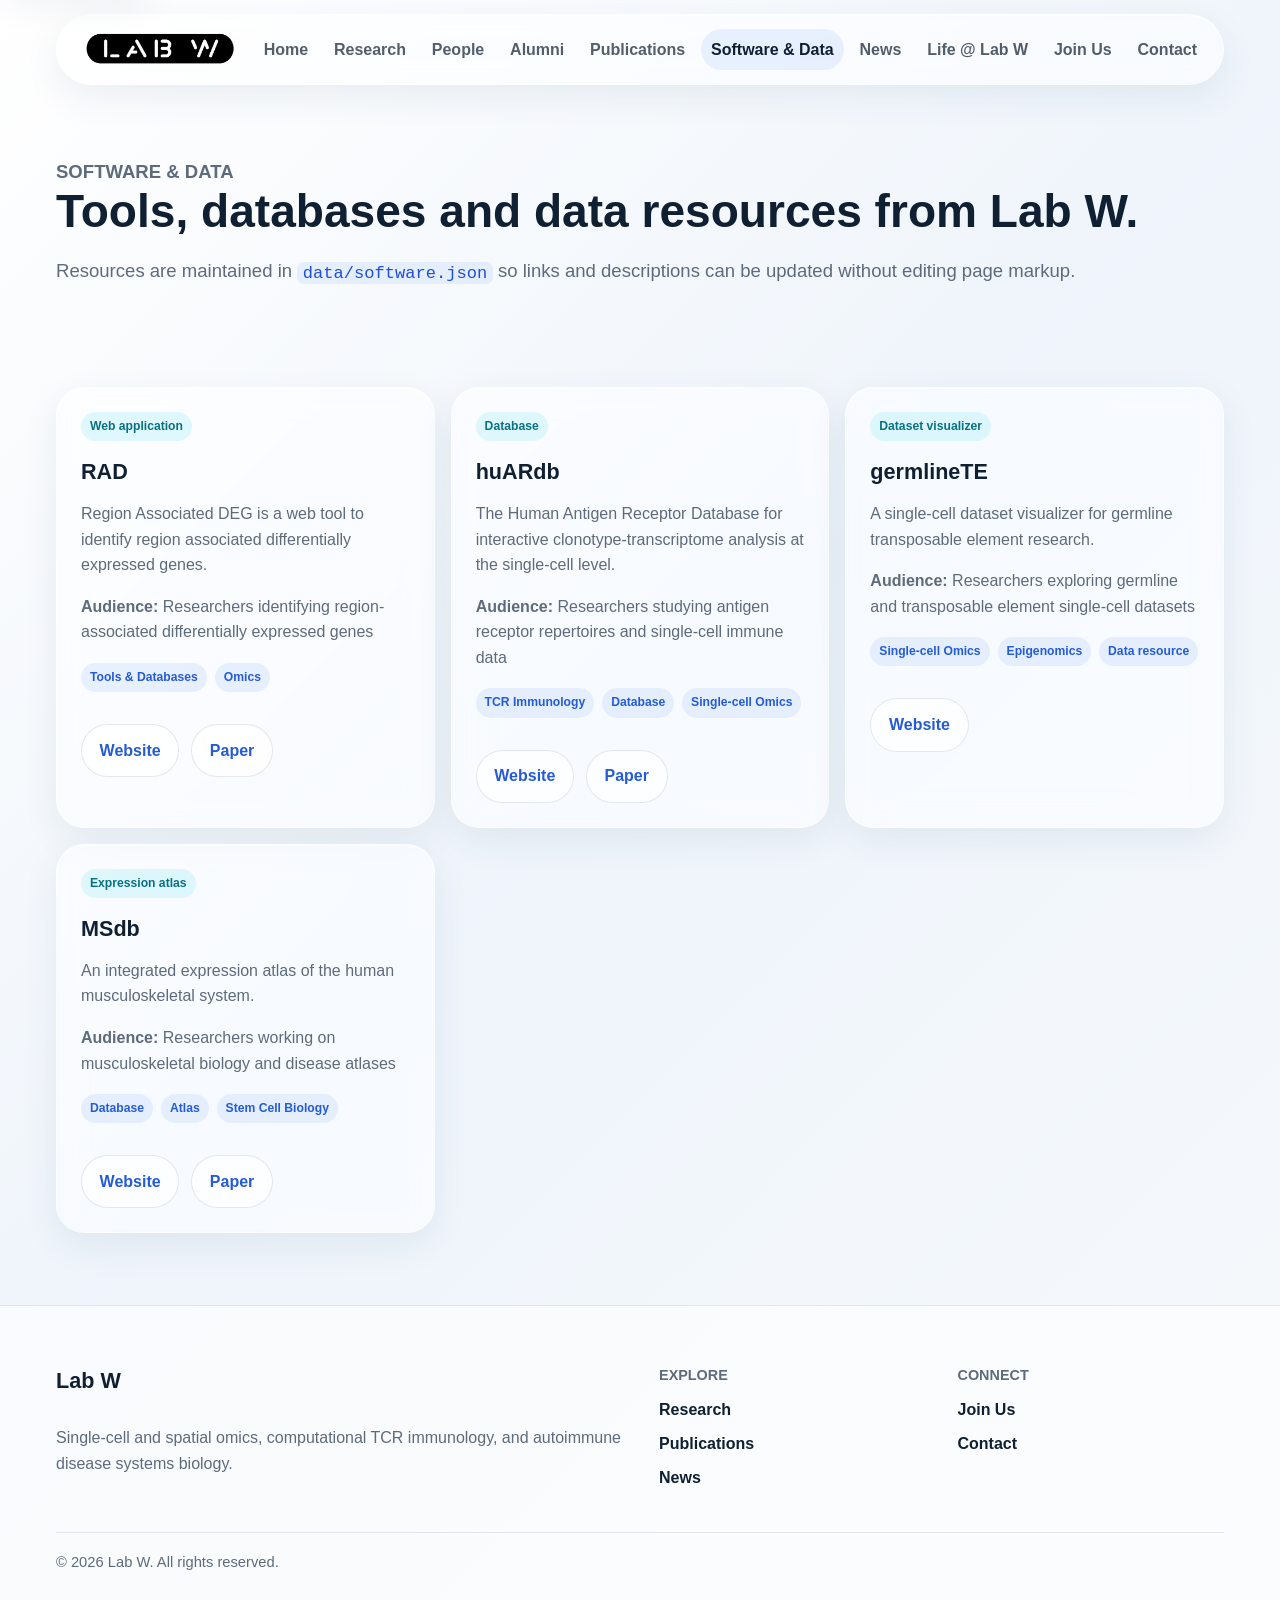
<file: software.html>
<!doctype html>
<html lang="en">
  <head>
    <meta charset="utf-8">
    <meta name="viewport" content="width=device-width, initial-scale=1">
    <title>Software & Data | Lab W</title>
    <meta name="description" content="Lab W software, databases, web resources and data atlases.">
    <link rel="shortcut icon" href="img/lab_logo_19AFDD_200x200.png">
    <link rel="stylesheet" href="css/labw-modern.css">
    <script src="js/labw-site.js" defer></script>
  </head>
  <body data-page="software">
    <a class="skip-link" href="#main">Skip to content</a>
    <header class="site-header" data-site-header><nav class="nav-shell labw-glass-subtle" aria-label="Main navigation"><a class="wordmark" href="index.html" aria-label="Lab W home"><img class="wordmark-logo" src="img/labw_logo_black_home_1_transparent.png" alt="Lab W"></a><button class="nav-toggle" type="button" aria-label="Open navigation" aria-expanded="false" aria-controls="site-nav"><span></span><span></span><span></span></button><div class="site-nav" id="site-nav"><a href="index.html">Home</a><a href="research.html">Research</a><a href="people.html">People</a><a href="alumni.html">Alumni</a><a href="publications.html">Publications</a><a href="software.html">Software &amp; Data</a><a href="news.html">News</a><a href="life.html">Life @ Lab W</a><a href="join.html">Join Us</a><a href="contact.html">Contact</a></div></nav></header>
    <main id="main">
      <section class="page-hero section-band"><div class="container narrow"><p class="eyebrow">Software &amp; Data</p><h1>Tools, databases and data resources from Lab W.</h1><p>Resources are maintained in <code>data/software.json</code> so links and descriptions can be updated without editing page markup.</p></div></section>
      <section class="section-band"><div class="container"><div id="software-list" class="card-grid"><p class="fallback">Loading software and data resources...</p></div></div></section>
    </main>
    <footer class="site-footer"><div class="container footer-grid"><div><a class="footer-brand" href="index.html">Lab W</a><p>Single-cell and spatial omics, computational TCR immunology, and autoimmune disease systems biology.</p></div><div><h2>Explore</h2><a href="research.html">Research</a><a href="publications.html">Publications</a><a href="news.html">News</a></div><div><h2>Connect</h2><a href="join.html">Join Us</a><a href="contact.html">Contact</a></div></div><div class="container footer-bottom"><span>© <span data-current-year>2026</span> Lab W. All rights reserved.</span></div></footer>
  </body>
</html>
</file>
<file: css/labw-modern.css>
:root {
  --labw-bg: #f7f9fc;
  --labw-bg-soft: #eef4fb;
  --labw-text: #102033;
  --labw-muted: #5d6b7c;
  --labw-line: rgba(34, 68, 110, 0.12);
  --labw-blue: #3b82f6;
  --labw-cyan: #22d3ee;
  --labw-violet: #8b5cf6;
  --labw-green: #14b8a6;
  --labw-glass: rgba(255, 255, 255, 0.58);
  --labw-glass-strong: rgba(255, 255, 255, 0.78);
  --labw-shadow: 0 24px 70px rgba(35, 58, 95, 0.14);
  --labw-shadow-soft: 0 12px 36px rgba(30, 58, 100, 0.08);
  --labw-radius-lg: 28px;
  --labw-radius-md: 20px;
  --labw-radius-pill: 999px;
  --labw-max: 1680px;
}

* {
  box-sizing: border-box;
}

html {
  scroll-behavior: smooth;
}

body {
  margin: 0;
  color: var(--labw-text);
  background:
    linear-gradient(135deg, rgba(255,255,255,0.98), rgba(238,244,251,0.9) 48%, rgba(246,249,252,0.96)),
    var(--labw-bg);
  font-family: -apple-system, BlinkMacSystemFont, "Inter", "Segoe UI", "Noto Sans CJK SC", "PingFang SC", "Microsoft YaHei", sans-serif;
  line-height: 1.6;
  letter-spacing: 0;
  min-width: 320px;
}

body.nav-open {
  overflow: hidden;
}

img {
  display: block;
  max-width: 100%;
}

a {
  color: inherit;
  text-decoration: none;
}

a:focus-visible,
button:focus-visible,
input:focus-visible,
select:focus-visible {
  outline: 3px solid rgba(59, 130, 246, 0.45);
  outline-offset: 3px;
}

code {
  padding: 0.1rem 0.35rem;
  border-radius: 7px;
  background: rgba(59, 130, 246, 0.1);
  color: #1e4fd7;
  font-size: 0.92em;
}

.skip-link {
  position: fixed;
  top: 10px;
  left: 10px;
  z-index: 1000;
  transform: translateY(-140%);
  padding: 0.75rem 1rem;
  border-radius: 10px;
  background: #fff;
  color: var(--labw-text);
  box-shadow: var(--labw-shadow-soft);
}

.skip-link:focus {
  transform: translateY(0);
}

.container {
  width: min(var(--labw-max), calc(100% - 112px));
  margin-inline: auto;
}

.container.narrow {
  max-width: 1280px;
}

.section-band {
  position: relative;
  padding: 72px 0;
}

.section-soft {
  background:
    linear-gradient(180deg, rgba(255,255,255,0.28), rgba(238,244,251,0.56)),
    linear-gradient(90deg, rgba(59,130,246,0.04), rgba(34,211,238,0.04), rgba(139,92,246,0.04));
}

.labw-glass {
  background: linear-gradient(135deg, rgba(255,255,255,0.82), rgba(255,255,255,0.42));
  backdrop-filter: blur(22px) saturate(150%);
  -webkit-backdrop-filter: blur(22px) saturate(150%);
  border: 1px solid rgba(255,255,255,0.62);
  box-shadow:
    0 20px 60px rgba(30, 58, 100, 0.12),
    inset 0 1px 0 rgba(255,255,255,0.75);
}

.labw-glass-subtle {
  background: rgba(255,255,255,0.54);
  backdrop-filter: blur(14px) saturate(135%);
  -webkit-backdrop-filter: blur(14px) saturate(135%);
  border: 1px solid rgba(255,255,255,0.5);
  box-shadow:
    0 12px 36px rgba(30, 58, 100, 0.08),
    inset 0 1px 0 rgba(255,255,255,0.65);
}

.labw-liquid-border {
  position: relative;
  overflow: hidden;
}

.labw-liquid-border::before {
  content: "";
  position: absolute;
  inset: 0;
  border-radius: inherit;
  padding: 1px;
  background: linear-gradient(135deg, rgba(255,255,255,0.85), rgba(59,130,246,0.18), rgba(139,92,246,0.16), rgba(255,255,255,0.65));
  -webkit-mask:
    linear-gradient(#fff 0 0) content-box,
    linear-gradient(#fff 0 0);
  -webkit-mask-composite: xor;
  mask-composite: exclude;
  pointer-events: none;
}

.site-header {
  position: sticky;
  top: 0;
  z-index: 50;
  padding: 14px 0;
}

.nav-shell {
  width: min(var(--labw-max), calc(100% - 112px));
  margin-inline: auto;
  min-height: 64px;
  padding: 5px 16px 5px 18px;
  border-radius: var(--labw-radius-pill);
  display: flex;
  align-items: center;
  gap: 18px;
}

.wordmark,
.footer-brand {
  font-weight: 800;
  letter-spacing: 0;
}

.wordmark {
  flex: 0 0 auto;
  display: inline-flex;
  align-items: center;
  padding: 0.22rem 0.5rem;
}

.wordmark-logo {
  width: auto;
  height: 60px;
  max-width: 250px;
  object-fit: contain;
}

.site-nav {
  flex: 1 1 auto;
  min-width: 0;
  display: flex;
  align-items: center;
  justify-content: flex-end;
  gap: 6px;
}

.site-nav a {
  border-radius: var(--labw-radius-pill);
  padding: 0.58rem 0.92rem;
  color: rgba(16, 32, 51, 0.72);
  font-size: 1.1rem;
  font-weight: 700;
  white-space: nowrap;
  transform-origin: center;
  transition:
    background-color 180ms ease,
    color 180ms ease,
    box-shadow 180ms ease,
    transform 180ms ease;
}

.site-nav a:hover,
.site-nav a:focus-visible {
  background: rgba(59, 130, 246, 0.13);
  color: var(--labw-text);
  box-shadow: 0 8px 22px rgba(59, 130, 246, 0.12);
  transform: translateY(-1px) scale(1.06);
}

.site-nav a[aria-current="page"] {
  background: rgba(59, 130, 246, 0.1);
  color: var(--labw-text);
}

.nav-toggle {
  display: none;
  width: 44px;
  height: 44px;
  margin-left: auto;
  border: 0;
  border-radius: 50%;
  background: rgba(255,255,255,0.72);
  color: var(--labw-text);
  cursor: pointer;
}

.nav-toggle span {
  display: block;
  width: 18px;
  height: 2px;
  margin: 4px auto;
  border-radius: 2px;
  background: currentColor;
  transition: transform 180ms ease, opacity 180ms ease;
}

.nav-toggle[aria-expanded="true"] span:nth-child(1) {
  transform: translateY(6px) rotate(45deg);
}

.nav-toggle[aria-expanded="true"] span:nth-child(2) {
  opacity: 0;
}

.nav-toggle[aria-expanded="true"] span:nth-child(3) {
  transform: translateY(-6px) rotate(-45deg);
}

.hero {
  position: relative;
  min-height: calc(100vh - 96px);
  display: grid;
  align-items: center;
  padding-top: 36px;
  overflow: hidden;
  background: #f7f9fc;
}

.hero-bg {
  position: absolute;
  inset: 0;
  z-index: 1;
  pointer-events: none;
  background:
    linear-gradient(90deg, rgba(247,249,252,0.96) 0%, rgba(247,249,252,0.86) 34%, rgba(247,249,252,0.38) 62%, rgba(247,249,252,0.14) 100%),
    linear-gradient(180deg, rgba(247,249,252,0.78) 0%, rgba(247,249,252,0.2) 45%, rgba(247,249,252,0.92) 100%),
    radial-gradient(circle at 18% 28%, rgba(255,255,255,0.72), transparent 34%);
}

.hero-grid {
  position: relative;
  z-index: 2;
  display: grid;
  grid-template-columns: minmax(0, 1fr) minmax(360px, 0.82fr);
  align-items: center;
  gap: 56px;
}

.hero-copy {
  max-width: 760px;
}

.eyebrow,
.section-kicker {
  margin: 0 0 14px;
  color: #2760d8;
  font-size: 0.78rem;
  font-weight: 800;
  letter-spacing: 0;
  text-transform: uppercase;
}

.hero h1,
.page-hero h1 {
  margin: 0;
  font-size: clamp(3.9rem, 9vw, 8.6rem);
  line-height: 0.88;
  letter-spacing: 0;
}

.hero-headline {
  margin: 26px 0 0;
  max-width: 760px;
  font-size: clamp(2.1rem, 4vw, 4.25rem);
  line-height: 1.02;
  font-weight: 790;
  letter-spacing: 0;
}

.hero-subtitle {
  max-width: 720px;
  margin: 24px 0 0;
  color: var(--labw-muted);
  font-size: clamp(1.02rem, 1.6vw, 1.24rem);
}

.page-hero p {
  max-width: 1180px;
  margin: 20px 0 0;
  color: var(--labw-muted);
  font-size: clamp(1.02rem, 1.45vw, 1.2rem);
}

.hero-actions,
.card-actions {
  display: flex;
  flex-wrap: wrap;
  gap: 12px;
  margin-top: 32px;
}

.button {
  min-height: 44px;
  display: inline-flex;
  align-items: center;
  justify-content: center;
  border-radius: var(--labw-radius-pill);
  padding: 0.8rem 1.1rem;
  font-weight: 760;
  transition: transform 190ms ease, box-shadow 190ms ease, background-color 190ms ease;
}

.button:hover,
.feature-card:hover,
.resource-card:hover,
.person-card:hover,
.news-card:hover,
.publication-card:hover,
.gallery-item:hover {
  transform: translateY(-4px);
}

.button-primary {
  background: linear-gradient(135deg, var(--labw-blue), #5b6cff);
  color: white;
  box-shadow: 0 14px 30px rgba(59, 130, 246, 0.28);
}

.button-secondary {
  background: rgba(255,255,255,0.76);
  border: 1px solid var(--labw-line);
  color: var(--labw-text);
}

.button-ghost,
.text-link {
  color: #255cd5;
  font-weight: 760;
}

.atlas-visual {
  position: relative;
  min-height: 520px;
  border-radius: 34px;
}

.atlas-visual svg {
  width: 100%;
  height: 100%;
  min-height: 430px;
  opacity: 0.96;
}

.atlas-spots circle {
  fill: rgba(59, 130, 246, 0.56);
  filter: drop-shadow(0 10px 14px rgba(59,130,246,0.16));
}

.atlas-spots circle:nth-child(3n) {
  fill: rgba(34, 211, 238, 0.58);
}

.atlas-spots circle:nth-child(4n) {
  fill: rgba(139, 92, 246, 0.5);
}

.atlas-mini circle {
  fill: rgba(16, 32, 51, 0.24);
}

.atlas-label,
.atlas-panel {
  position: absolute;
  border: 1px solid rgba(255,255,255,0.68);
  background: rgba(255,255,255,0.7);
  backdrop-filter: blur(10px) saturate(140%);
  -webkit-backdrop-filter: blur(10px) saturate(140%);
  box-shadow: var(--labw-shadow-soft);
}

.atlas-label {
  border-radius: var(--labw-radius-pill);
  padding: 0.48rem 0.74rem;
  color: rgba(16,32,51,0.72);
  font-size: 0.84rem;
  font-weight: 760;
}

.label-one { top: 18%; left: 12%; }
.label-two { top: 13%; right: 14%; }
.label-three { bottom: 28%; left: 18%; }
.label-four { bottom: 17%; right: 16%; }

.atlas-panel {
  border-radius: 18px;
  padding: 0.85rem 1rem;
}

.atlas-panel span {
  display: block;
  color: var(--labw-muted);
  font-size: 0.78rem;
}

.atlas-panel strong {
  display: block;
  margin-top: 2px;
  font-size: 0.98rem;
}

.panel-one { top: 30%; right: 8%; }
.panel-two { bottom: 9%; left: 10%; }

.tcr-hero-background {
  position: absolute;
  inset: 0;
  z-index: 0;
  overflow: hidden;
  pointer-events: none;
  background-image: url("../video/tcr_hero_img.png");
  background-size: cover;
  background-position: center;
}

.tcr-hero-video {
  position: absolute;
  inset: 0;
  width: 100%;
  height: 100%;
  object-fit: cover;
  object-position: center;
  transform: scale(1.02);
  filter: saturate(1.04) contrast(1.02);
}

.tcr-hero-glass {
  position: absolute;
  inset: 0;
  pointer-events: none;
  background:
    radial-gradient(circle at 74% 34%, rgba(255, 255, 255, 0.16), transparent 30%),
    linear-gradient(135deg, rgba(255, 255, 255, 0.06), rgba(255, 255, 255, 0));
}

.section-heading {
  max-width: 1120px;
  margin-bottom: 28px;
}

.section-heading.split {
  max-width: none;
  display: flex;
  justify-content: space-between;
  align-items: end;
  gap: 24px;
}

.section-heading h2,
.people-preview h2,
.join-preview h2,
.legacy-note h2 {
  margin: 0;
  font-size: clamp(2rem, 3.4vw, 3.3rem);
  line-height: 1.08;
  letter-spacing: 0;
}

.section-heading p,
.people-preview p,
.join-preview p,
.legacy-note p {
  color: var(--labw-muted);
}

.feature-grid,
.card-grid,
.news-grid,
.people-grid,
.gallery-grid,
.compact-grid,
.join-grid,
.explore-grid,
.contact-grid,
.research-related-grid {
  display: grid;
  gap: 16px;
}

.feature-grid.three,
.card-grid,
.news-grid {
  grid-template-columns: repeat(3, minmax(0, 1fr));
}

.feature-card,
.resource-card,
.person-card,
.news-card,
.publication-card,
.gallery-album,
.gallery-item,
.research-direction,
.explore-card,
.legacy-note,
.people-preview,
.join-preview,
.join-grid > article,
.contact-grid > article {
  border-radius: var(--labw-radius-lg);
  transition: transform 200ms ease, box-shadow 200ms ease;
}

.feature-card,
.resource-card,
.news-card,
.publication-card,
.legacy-note,
.about-panel,
.people-preview,
.join-preview,
.join-grid > article,
.contact-grid > article {
  padding: 24px;
}

.about-panel {
  display: grid;
  gap: 16px;
}

.about-panel p {
  margin: 0;
  color: var(--labw-muted);
}

.about-panel strong,
.about-panel a {
  color: #255cd5;
  font-weight: 760;
}

.feature-card {
  position: relative;
  min-height: 260px;
}

.card-mark {
  display: inline-flex;
  align-items: center;
  justify-content: center;
  width: 44px;
  height: 44px;
  border-radius: 15px;
  background: rgba(59,130,246,0.1);
  color: #2459cf;
  font-weight: 820;
}

.feature-card h3,
.resource-card h3,
.news-card h3,
.publication-card h3,
.person-card h3,
.research-direction h2 {
  margin: 18px 0 10px;
  font-size: 1.35rem;
  line-height: 1.2;
}

.feature-card p,
.resource-card p,
.news-card p,
.publication-card p,
.person-card p {
  color: var(--labw-muted);
}

.focus-pill,
.tag-row span,
.publication-tags span,
.resource-card .type,
.news-card .date,
.person-role,
.todo-note {
  display: inline-flex;
  align-items: center;
  width: fit-content;
  border-radius: var(--labw-radius-pill);
  padding: 0.3rem 0.56rem;
  background: rgba(59,130,246,0.1);
  color: #255cd5;
  font-size: 0.76rem;
  font-weight: 760;
}

.focus-pill {
  position: absolute;
  top: 24px;
  right: 24px;
  background: rgba(20,184,166,0.14);
  color: #0d8076;
}

.tag-row,
.publication-tags,
.resource-tags {
  display: flex;
  flex-wrap: wrap;
  gap: 8px;
  margin: 18px 0;
}

.feature-card a,
.resource-card a,
.publication-card a,
.news-card a,
.person-links a,
.link-list a {
  color: #255cd5;
  font-weight: 760;
}

.publication-preview {
  display: grid;
  grid-template-columns: repeat(2, minmax(0, 1fr));
  gap: 18px;
}

.publication-card {
  border: 1px solid var(--labw-line);
  background: rgba(255,255,255,0.72);
}

.publication-card h3 {
  margin-top: 0;
  font-size: 1.1rem;
}

.publication-meta {
  color: var(--labw-muted);
  font-weight: 650;
}

.publication-list {
  display: grid;
  gap: 12px;
  margin-top: 18px;
}

.publication-list .publication-card {
  padding: 20px;
}

.resource-card {
  min-height: 230px;
}

.resource-card .type {
  background: rgba(34,211,238,0.13);
  color: #0a7182;
}

.news-card {
  min-height: 200px;
}

.news-card img,
.gallery-item img {
  width: 100%;
  aspect-ratio: 16 / 10;
  object-fit: cover;
  border-radius: 18px;
  margin-bottom: 16px;
  background: var(--labw-bg-soft);
}

.compact-grid {
  grid-template-columns: 1.15fr 0.85fr;
}

.page-hero {
  padding: 38px 0 28px;
}

.page-hero h1 {
  max-width: 1280px;
  font-size: clamp(2rem, 3.6vw, 3.8rem);
  line-height: 1.08;
}

.research-stack {
  display: grid;
  gap: 18px;
}

.research-direction {
  display: grid;
  grid-template-columns: 78px 1fr;
  gap: 20px;
  padding: 26px;
}

.direction-index {
  width: 60px;
  height: 60px;
  border-radius: 18px;
  display: grid;
  place-items: center;
  background: rgba(59,130,246,0.1);
  color: #2459cf;
  font-weight: 840;
}

.research-core .direction-index {
  background: rgba(20,184,166,0.13);
  color: #0d8076;
}

.direction-grid {
  display: grid;
  grid-template-columns: repeat(2, minmax(0, 1fr));
  gap: 14px;
  margin-top: 18px;
}

.direction-grid h3,
.research-related-grid h3,
.join-grid h2,
.contact-grid h2 {
  margin: 0 0 8px;
  font-size: 1rem;
}

.direction-grid p {
  margin: 0;
  color: var(--labw-muted);
}

.research-related-grid {
  grid-template-columns: repeat(2, minmax(0, 1fr));
}

.explore-grid {
  grid-template-columns: repeat(2, minmax(0, 1fr));
}

.explore-card {
  overflow: hidden;
}

.explore-card img {
  width: 100%;
  aspect-ratio: 16 / 10;
  object-fit: cover;
  background: var(--labw-bg-soft);
}

.explore-card > div {
  padding: 24px;
}

.explore-card h3 {
  margin: 0 0 10px;
  font-size: 1.35rem;
  line-height: 1.2;
}

.explore-card p {
  margin: 0;
  color: var(--labw-muted);
}

.explore-card .check-list {
  margin-top: 18px;
}

.home-links {
  display: flex;
  flex-wrap: wrap;
  gap: 12px;
  margin-top: 28px;
}

.mini-list {
  display: grid;
  gap: 12px;
}

.mini-item {
  padding: 18px;
  border-radius: 18px;
  background: rgba(255,255,255,0.72);
  border: 1px solid var(--labw-line);
}

.people-group {
  margin-bottom: 32px;
}

.people-group h2 {
  margin: 0 0 20px;
  font-size: clamp(1.65rem, 3vw, 2.35rem);
}

.people-grid {
  grid-template-columns: repeat(5, minmax(0, 1fr));
}

.person-card {
  padding: 16px;
  background: rgba(255,255,255,0.72);
  border: 1px solid var(--labw-line);
  box-shadow: var(--labw-shadow-soft);
}

.person-photo,
.person-placeholder {
  width: 100%;
  aspect-ratio: 1 / 1;
  border-radius: 22px;
  object-fit: cover;
  background: linear-gradient(135deg, rgba(59,130,246,0.12), rgba(34,211,238,0.1));
}

.person-placeholder {
  display: grid;
  place-items: center;
  color: #255cd5;
  font-size: 2rem;
  font-weight: 820;
}

.person-card h3 {
  margin-bottom: 6px;
}

.person-role {
  background: rgba(139,92,246,0.1);
  color: #6240c8;
}

.person-links {
  display: flex;
  flex-wrap: wrap;
  gap: 10px;
}

.show-more {
  margin-top: 18px;
}

.filters {
  display: grid;
  grid-template-columns: 1.4fr minmax(150px, 0.45fr) minmax(180px, 0.65fr);
  gap: 12px;
  align-items: end;
  padding: 14px;
  border-radius: 24px;
}

.filters label {
  position: absolute;
  width: 1px;
  height: 1px;
  overflow: hidden;
  clip: rect(0 0 0 0);
}

.filters input,
.filters select {
  width: 100%;
  min-height: 46px;
  border: 1px solid var(--labw-line);
  border-radius: var(--labw-radius-pill);
  padding: 0 1rem;
  background: rgba(255,255,255,0.82);
  color: var(--labw-text);
  font: inherit;
}

.news-list {
  display: grid;
  gap: 12px;
  margin-top: 18px;
}

.news-list .news-card {
  min-height: auto;
  display: grid;
  grid-template-columns: 180px 1fr;
  gap: 18px;
  align-items: start;
}

.news-list .news-card:not(:has(img)) {
  display: block;
}

.gallery-album {
  margin-bottom: 38px;
}

.gallery-album h2 {
  margin: 0 0 8px;
  font-size: clamp(1.7rem, 3vw, 2.45rem);
}

.gallery-album p {
  color: var(--labw-muted);
}

.gallery-grid {
  grid-template-columns: repeat(5, minmax(0, 1fr));
  margin-top: 16px;
}

.gallery-item {
  padding: 10px;
  background: rgba(255,255,255,0.65);
  border: 1px solid var(--labw-line);
  box-shadow: var(--labw-shadow-soft);
}

.gallery-item img {
  aspect-ratio: 1 / 0.78;
  margin: 0;
}

.gallery-caption {
  padding: 10px 4px 4px;
  color: var(--labw-muted);
  font-size: 0.92rem;
}

.join-grid,
.contact-grid {
  grid-template-columns: repeat(3, minmax(0, 1fr));
}

.join-apply {
  grid-column: span 1;
}

.check-list {
  margin: 14px 0 0;
  padding: 0;
  list-style: none;
  display: grid;
  gap: 10px;
}

.check-list li {
  position: relative;
  padding-left: 24px;
  color: var(--labw-muted);
}

.check-list li::before {
  content: "";
  position: absolute;
  left: 0;
  top: 0.6em;
  width: 10px;
  height: 10px;
  border-radius: 50%;
  background: linear-gradient(135deg, var(--labw-blue), var(--labw-cyan));
}

.contact-grid {
  grid-template-columns: 1fr 1fr;
}

.link-list {
  display: grid;
  gap: 12px;
}

.fallback,
.empty-state,
.todo-note {
  color: var(--labw-muted);
}

.site-footer {
  padding: 58px 0 28px;
  background: rgba(255,255,255,0.62);
  border-top: 1px solid var(--labw-line);
}

.footer-grid {
  display: grid;
  grid-template-columns: 1.5fr 0.7fr 0.7fr;
  gap: 32px;
}

.footer-brand {
  display: inline-flex;
  margin-bottom: 10px;
  font-size: 1.35rem;
}

.site-footer h2 {
  margin: 0 0 10px;
  font-size: 0.9rem;
  text-transform: uppercase;
  color: var(--labw-muted);
}

.site-footer p,
.footer-bottom {
  color: var(--labw-muted);
}

.site-footer a:not(.footer-brand) {
  display: block;
  margin: 8px 0;
  color: var(--labw-text);
  font-weight: 650;
}

.footer-bottom {
  margin-top: 34px;
  padding-top: 18px;
  border-top: 1px solid var(--labw-line);
  font-size: 0.92rem;
}

@media (max-width: 1320px) {
  .site-nav a {
    padding: 0.5rem 0.62rem;
    font-size: 1rem;
  }

  .wordmark-logo {
    height: 52px;
    max-width: 216px;
  }
}

@media (max-width: 1120px) {
  .site-nav a {
    padding: 0.46rem 0.5rem;
    font-size: 0.94rem;
  }

  .hero-grid {
    grid-template-columns: 1fr;
  }

  .atlas-visual {
    min-height: 420px;
  }

  .people-grid,
  .gallery-grid {
    grid-template-columns: repeat(3, minmax(0, 1fr));
  }
}

@media (max-width: 900px) {
  .section-band {
    padding: 56px 0;
  }

  .site-header {
    padding: 8px 0;
  }

  .nav-shell {
    border-radius: 24px;
    align-items: flex-start;
    flex-wrap: wrap;
  }

  .nav-toggle {
    display: block;
  }

  .site-nav {
    display: none;
    width: 100%;
    padding: 8px 0 4px;
  }

  body.nav-open .site-nav {
    display: grid;
    gap: 4px;
  }

  .site-nav a {
    min-height: 44px;
    padding: 0.76rem 0.95rem;
    font-size: 1.05rem;
  }

  .wordmark-logo {
    height: 46px;
    max-width: 190px;
  }

  .page-hero {
    padding: 30px 0 24px;
  }

  .feature-grid.three,
  .card-grid,
  .news-grid,
  .publication-preview,
  .compact-grid,
  .explore-grid,
  .research-related-grid,
  .join-grid,
  .contact-grid {
    grid-template-columns: 1fr;
  }

  .section-heading.split {
    display: block;
  }

  .section-heading.split .text-link {
    display: inline-flex;
    margin-top: 12px;
  }

  .direction-grid,
  .filters {
    grid-template-columns: 1fr;
  }

  .news-list .news-card {
    display: block;
  }

  .news-list .news-card img {
    max-width: 100%;
  }

  .footer-grid {
    grid-template-columns: 1fr;
  }
}

@media (max-width: 640px) {
  .container {
    width: min(100% - 56px, var(--labw-max));
  }

  .nav-shell {
    width: min(100% - 56px, var(--labw-max));
  }

  .hero {
    min-height: auto;
    padding-top: 48px;
    padding-bottom: 56px;
  }

  .hero h1 {
    font-size: clamp(3.25rem, 18vw, 5.2rem);
  }

  .hero-headline {
    font-size: clamp(2rem, 10vw, 3rem);
  }

  .hero-actions {
    flex-direction: column;
  }

  .button {
    width: 100%;
  }

  .atlas-visual {
    min-height: 360px;
    border-radius: 24px;
  }

  .atlas-panel {
    display: none;
  }

  .atlas-label {
    font-size: 0.72rem;
  }

  .people-grid,
  .gallery-grid {
    grid-template-columns: repeat(2, minmax(0, 1fr));
  }

  .research-direction {
    grid-template-columns: 1fr;
    padding: 24px;
  }

  .feature-card,
  .resource-card,
  .news-card,
  .publication-card,
  .legacy-note,
  .people-preview,
  .join-preview,
  .join-grid > article,
  .contact-grid > article {
    padding: 22px;
  }
}

@media (max-width: 460px) {
  .people-grid,
  .gallery-grid {
    grid-template-columns: 1fr;
  }

  .page-hero h1 {
    font-size: clamp(1.85rem, 9vw, 2.8rem);
  }
}

@media (prefers-reduced-motion: reduce) {
  .tcr-hero-video {
    display: none;
  }

  .tcr-hero-background {
    background-image: url("../video/tcr_hero_img.png");
    background-size: cover;
    background-position: center;
  }

  *,
  *::before,
  *::after {
    animation-duration: 0.001ms !important;
    animation-iteration-count: 1 !important;
    scroll-behavior: auto !important;
    transition-duration: 0.001ms !important;
  }
}
</file>
